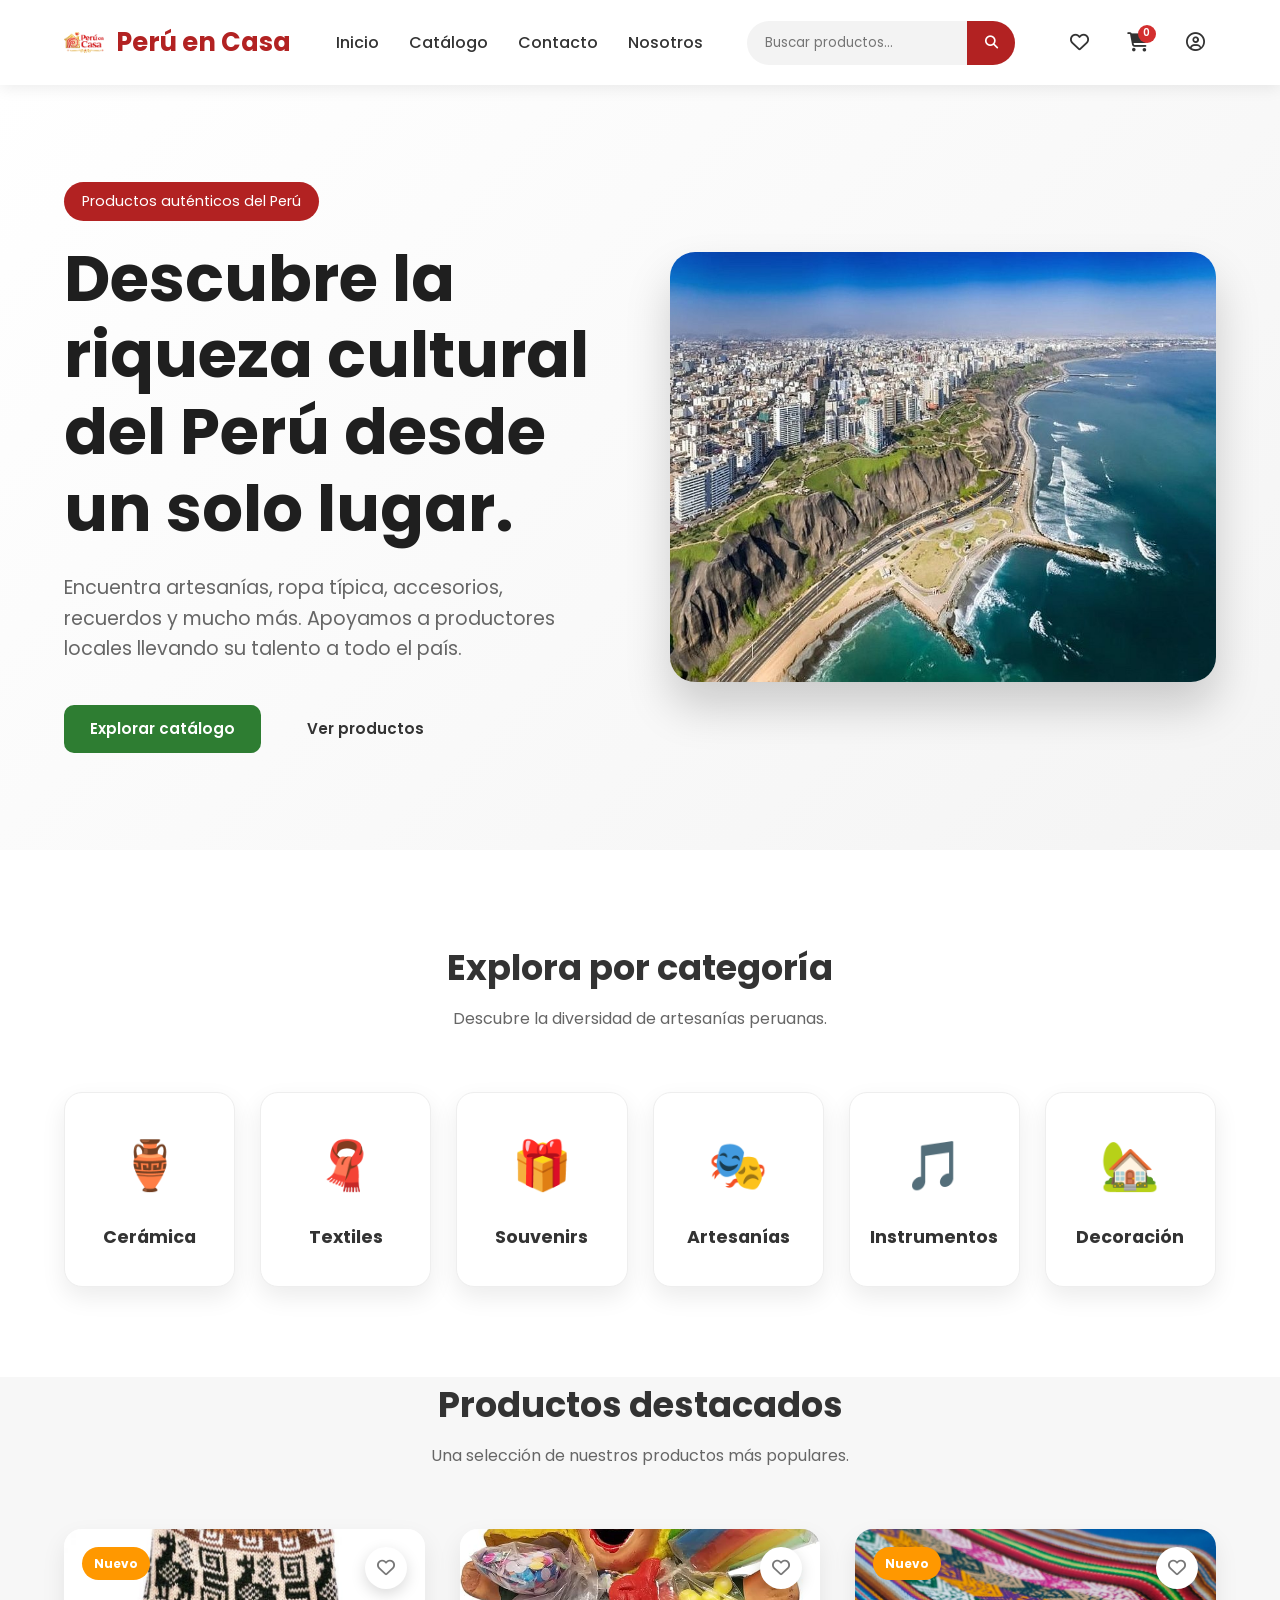
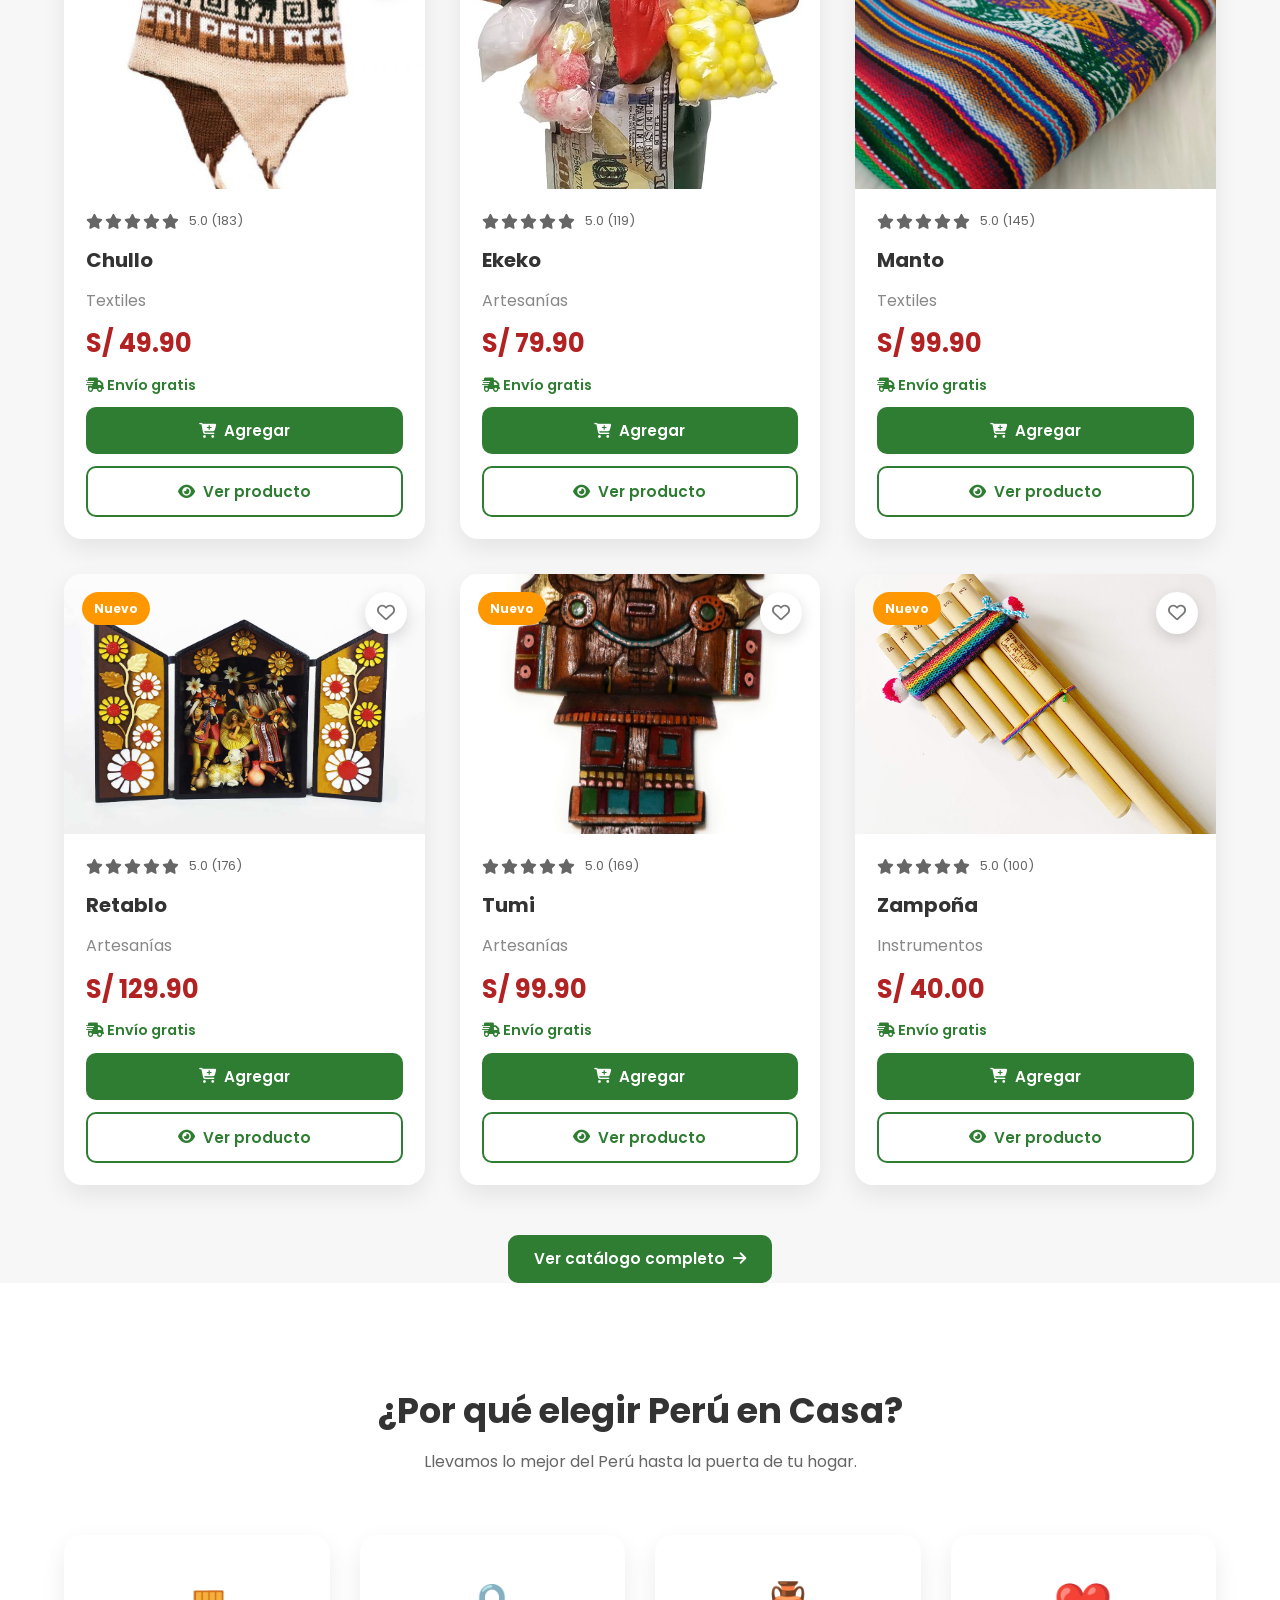
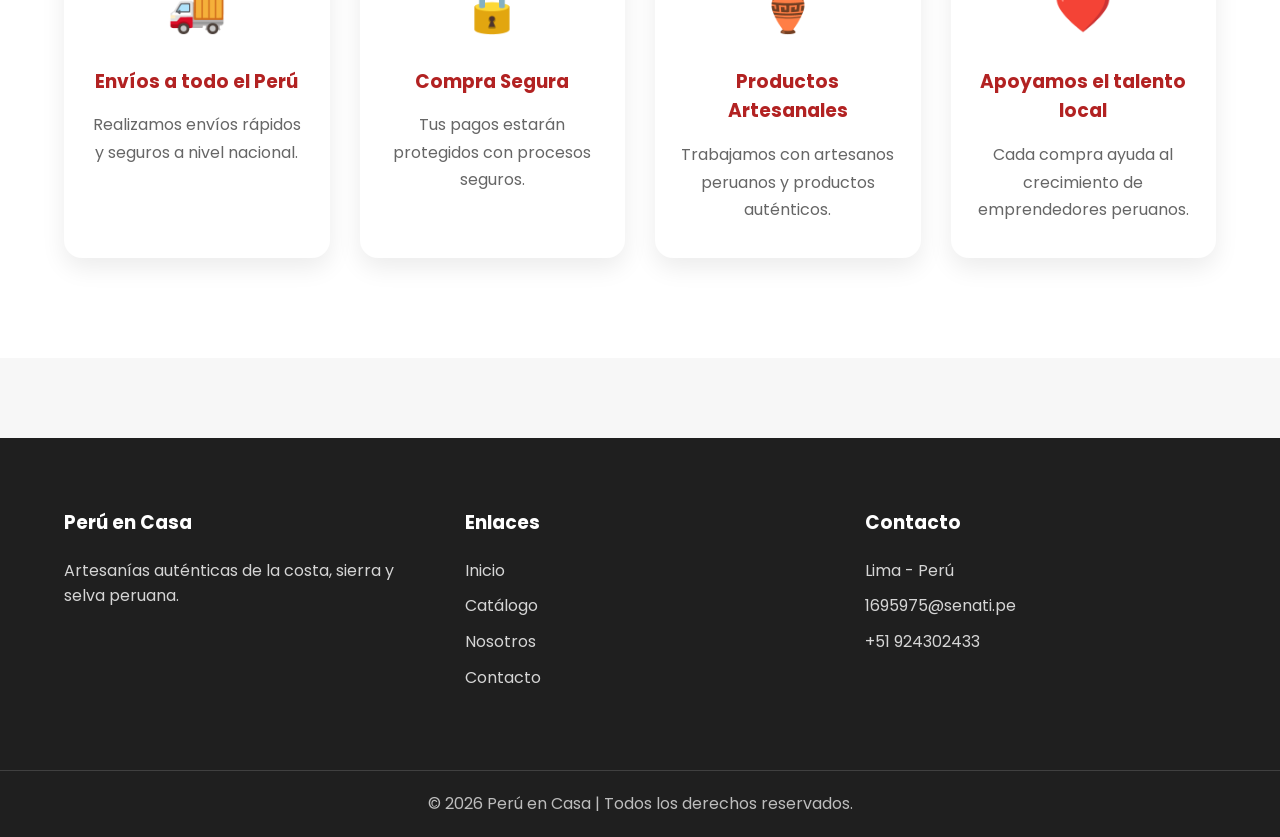
<file: index.html>
<!DOCTYPE html>
<html lang="es">
<head>
    <meta charset="UTF-8">
    <meta http-equiv="refresh" content="0; url=pages/inicio.html">
    <title>Perú en Casa</title>
</head>
<body>
    <script>
        window.location.href = "pages/inicio.html";
    </script>
    <p>Redirigiendo...</p>
</body>
</html>
</file>
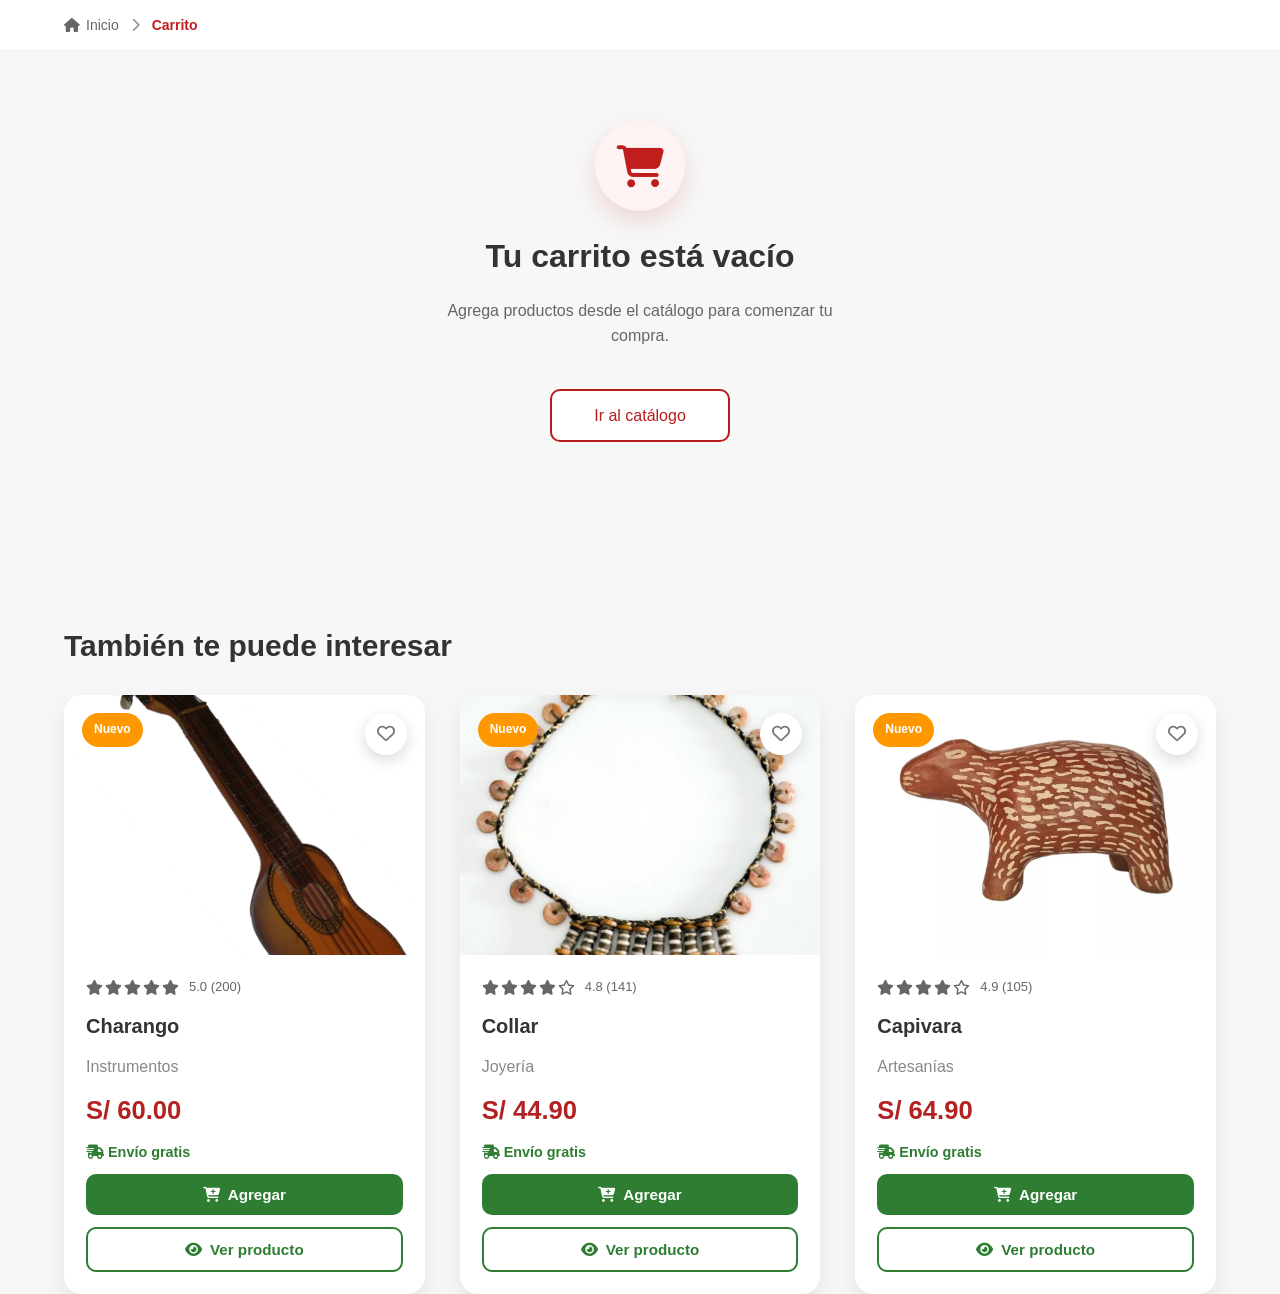
<file: pages/carrito.html>
<!DOCTYPE html>
<html lang="es">

<head>

    <meta charset="UTF-8">
    <meta name="viewport" content="width=device-width, initial-scale=1.0">

    <title>Carrito | Perú en Casa</title>

    <link rel="stylesheet" href="../assets/css/main.css">

    <link rel="stylesheet" href="https://cdnjs.cloudflare.com/ajax/libs/font-awesome/6.7.2/css/all.min.css">

    <link rel="stylesheet"
          href="https://cdnjs.cloudflare.com/ajax/libs/font-awesome/6.6.0/css/all.min.css">

</head>

<body>

<header id="header"></header>

<section class="breadcrumb">
    <div class="container">

        <a href="inicio.html">
            <i class="fa-solid fa-house"></i>
            Inicio
        </a>

        <span>
            <i class="fa-solid fa-chevron-right"></i>
        </span>

        <span class="actual">
            Carrito
        </span>

    </div>
</section>

<main class="container carrito-page">

    <div id="carritoVacio" class="empty-state">

    </div>

    <div class="carrito-layout">

    <section id="listaCarrito"
             class="lista-carrito">
    </section>

    <aside class="resumen-compra">

       <h2>Resumen de compra</h2>

<div class="resumen-linea">
    <span>Productos</span>
    <span id="cantidadProductos">0</span>
</div>

<div class="resumen-linea">
    <span>Subtotal</span>
    <span id="subtotalCarrito">S/ 0.00</span>
</div>

<div class="resumen-linea">
    <span>Envío</span>
    <span class="gratis">Gratis</span>
</div>

<div class="resumen-linea">
    <span>Descuento</span>
    <span id="descuentoCarrito">

    S/ 0.00

</span>
</div>

<div class="cupon">

    <label for="codigoCupon">

        Código promocional

    </label>

    <div class="cupon-input">

        <input
            type="text"
            id="codigoCupon"
            placeholder="Ej. PERU10">

        <button id="btnAplicarCupon">

            Aplicar

        </button>

    </div>

    <small id="mensajeCupon"></small>

</div>

<hr>

<div class="resumen-linea total">
    <strong>Total</strong>
    <strong id="totalCarrito">S/ 0.00</strong>
</div>

<div class="beneficios">

    <p>🔒 Pago 100% seguro</p>

    <p>🚚 Envíos a todo el Perú</p>

    <p>↩️ Cambios y devoluciones</p>

</div>

<button id="btnFinalizar" class="buy-btn">

    Finalizar compra

</button>

<button id="btnVaciar" class="view-btn">

    Vaciar carrito

</button>

    </aside>

</div>

<section class="relacionados-carrito">

    <h2>También te puede interesar</h2>

    <div id="productosRecomendados"
         class="products-grid">

    </div>

</section>

</main>

<footer id="footer"></footer>


    <!-- Modal compra realizada -->

    <div id="modalCompra" class="modal-compra">

        <div class="modal-compra-contenido">

            <div class="check-compra">

                ✓

            </div>

            <h2>¡Gracias por tu compra!</h2>

            <p>Tu pedido ha sido registrado correctamente.</p>

        <p id="numeroPedido"></p>

        <button id="btnSeguirComprando" class="buy-btn">

            Seguir comprando

        </button>

    </div>

</div>

<script src="../assets/js/productos.js"></script>
<script src="../assets/js/ui.js"></script>
<script src="../assets/js/favoritos.js"></script>
<script src="../assets/js/carrito.js"></script>

</body>


</html>
</file>
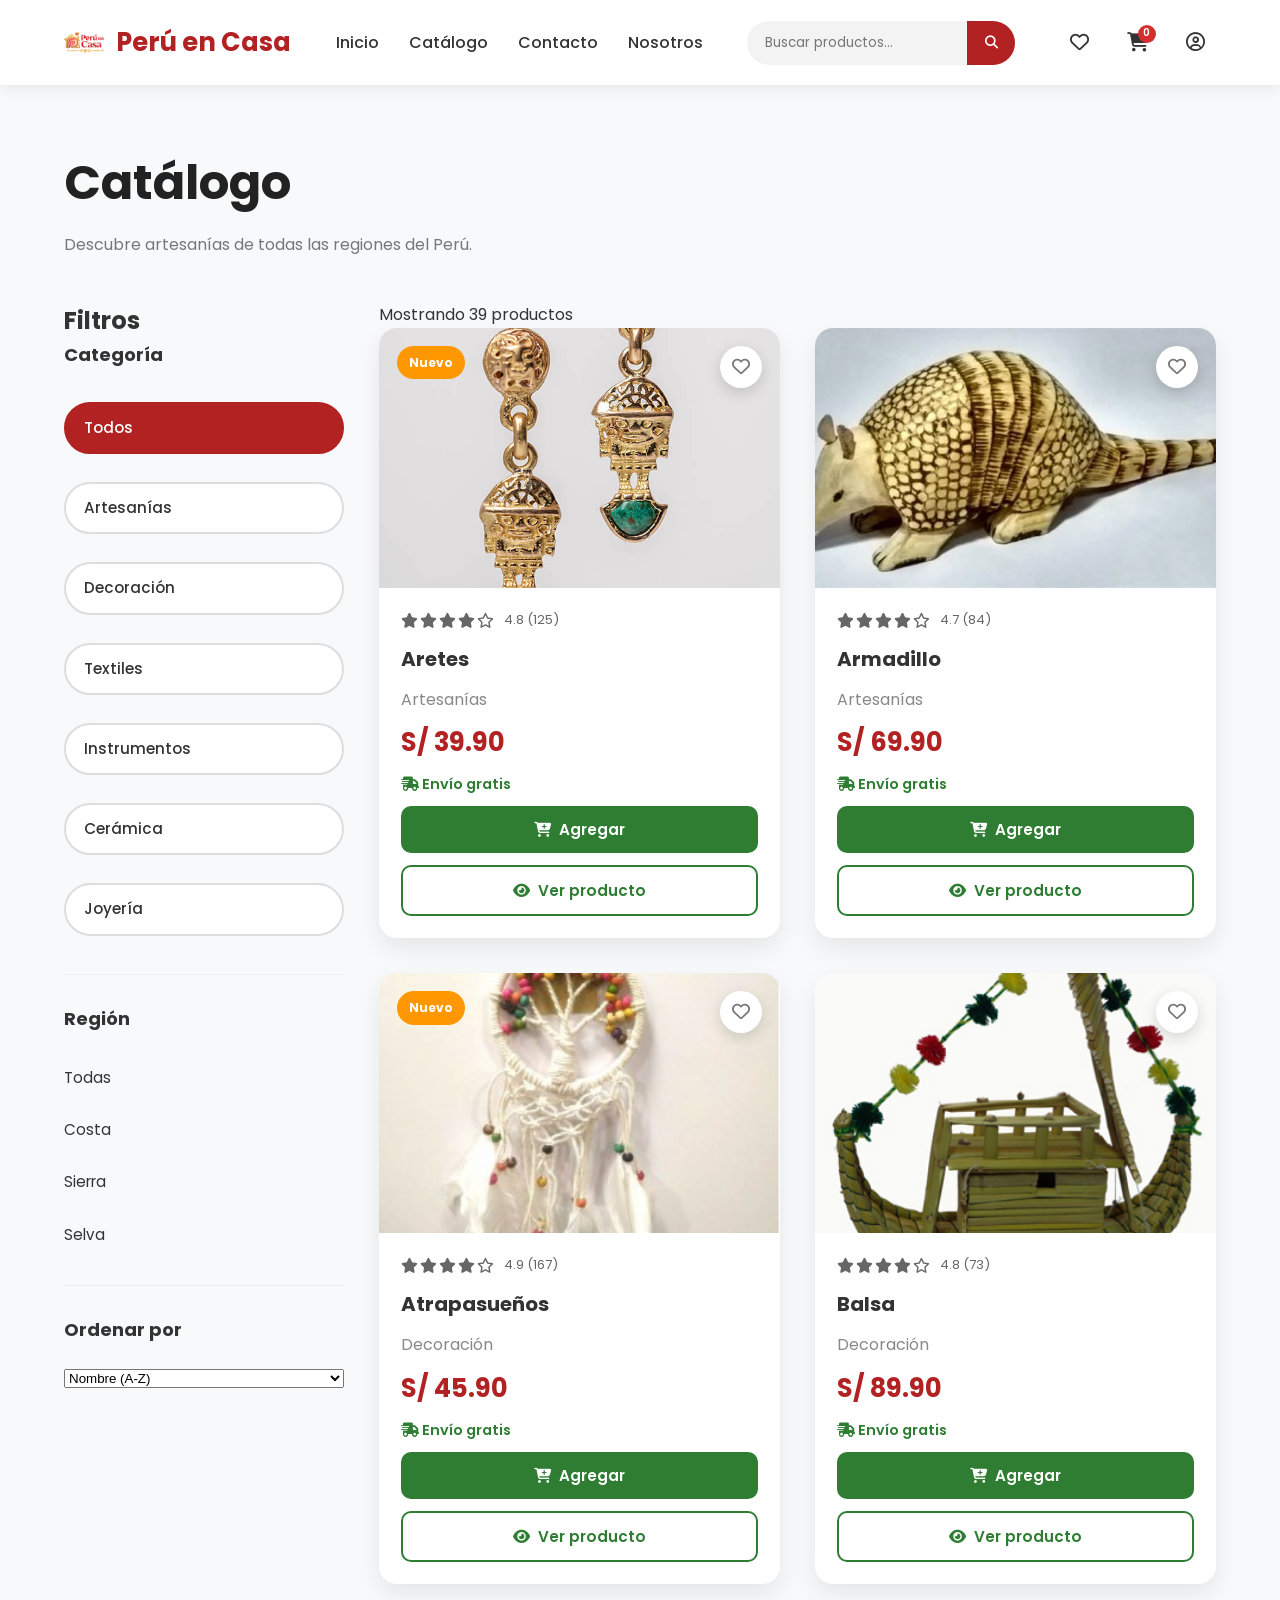
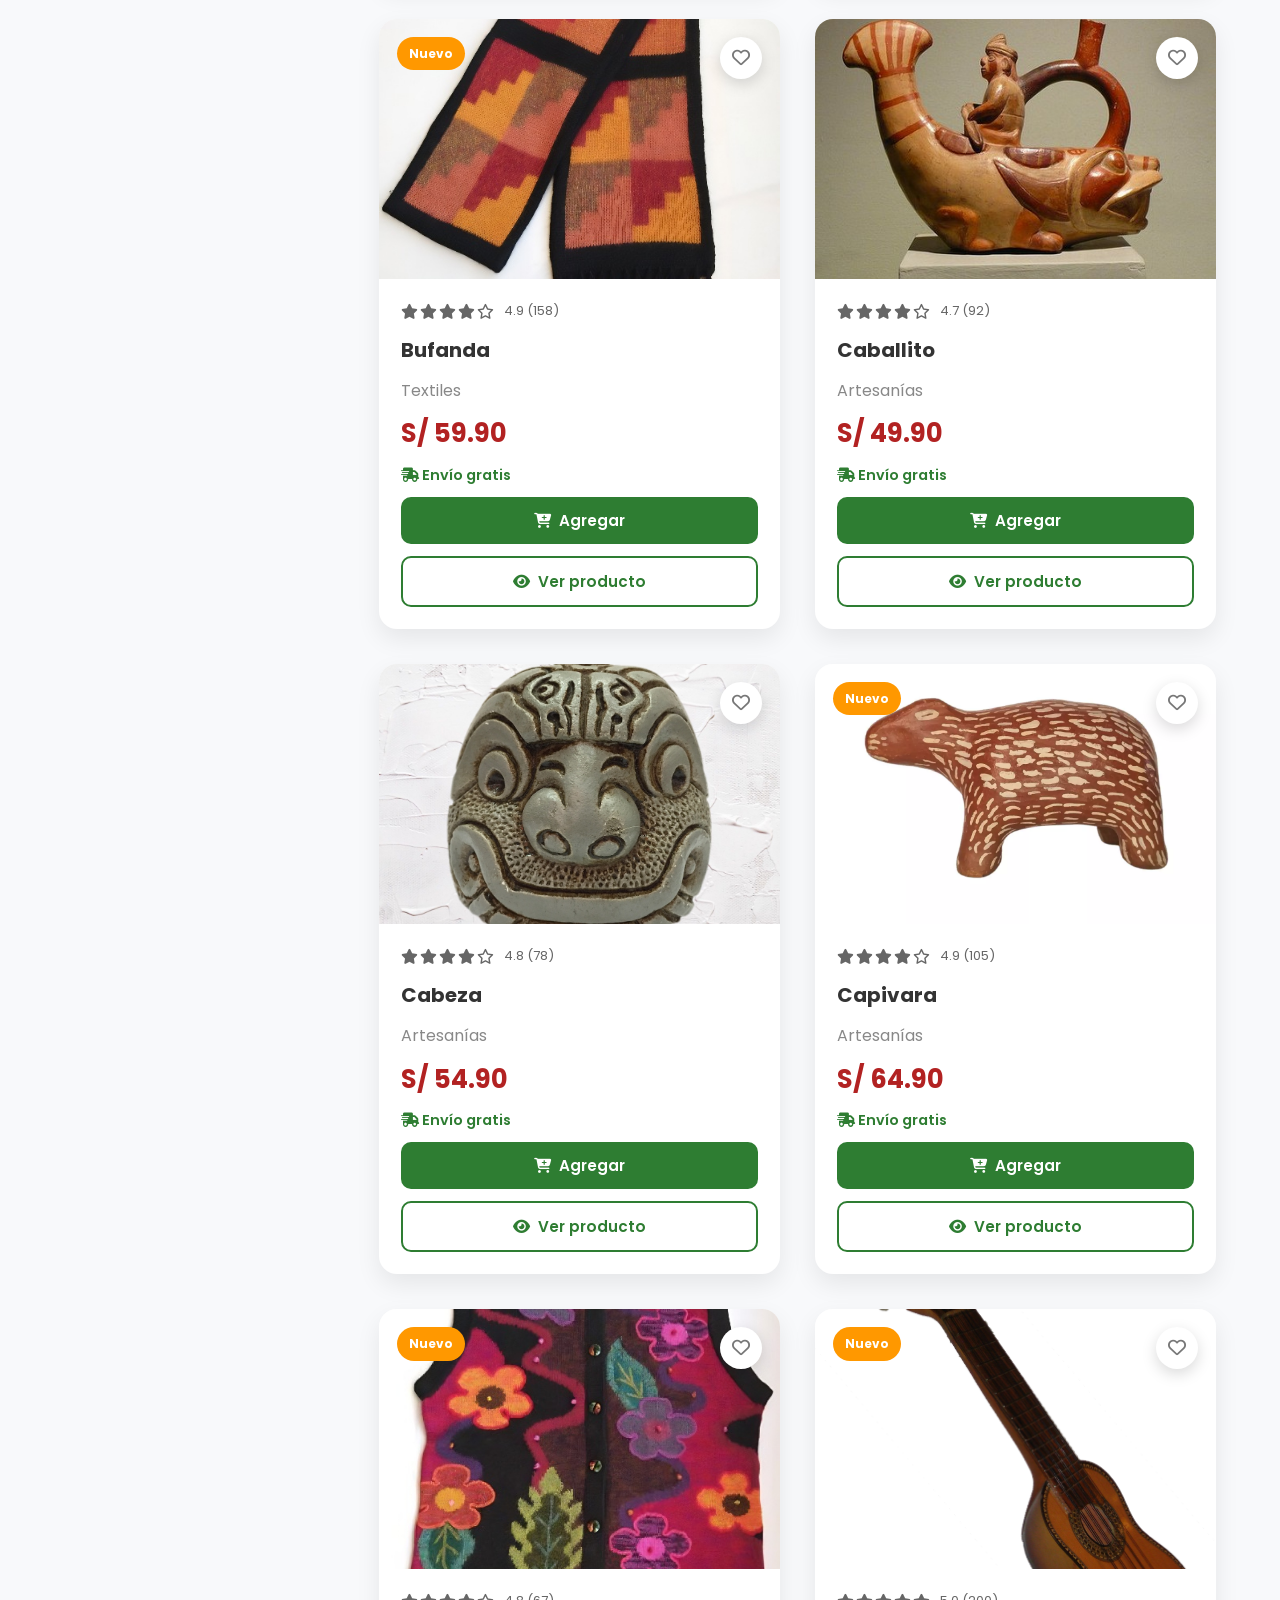
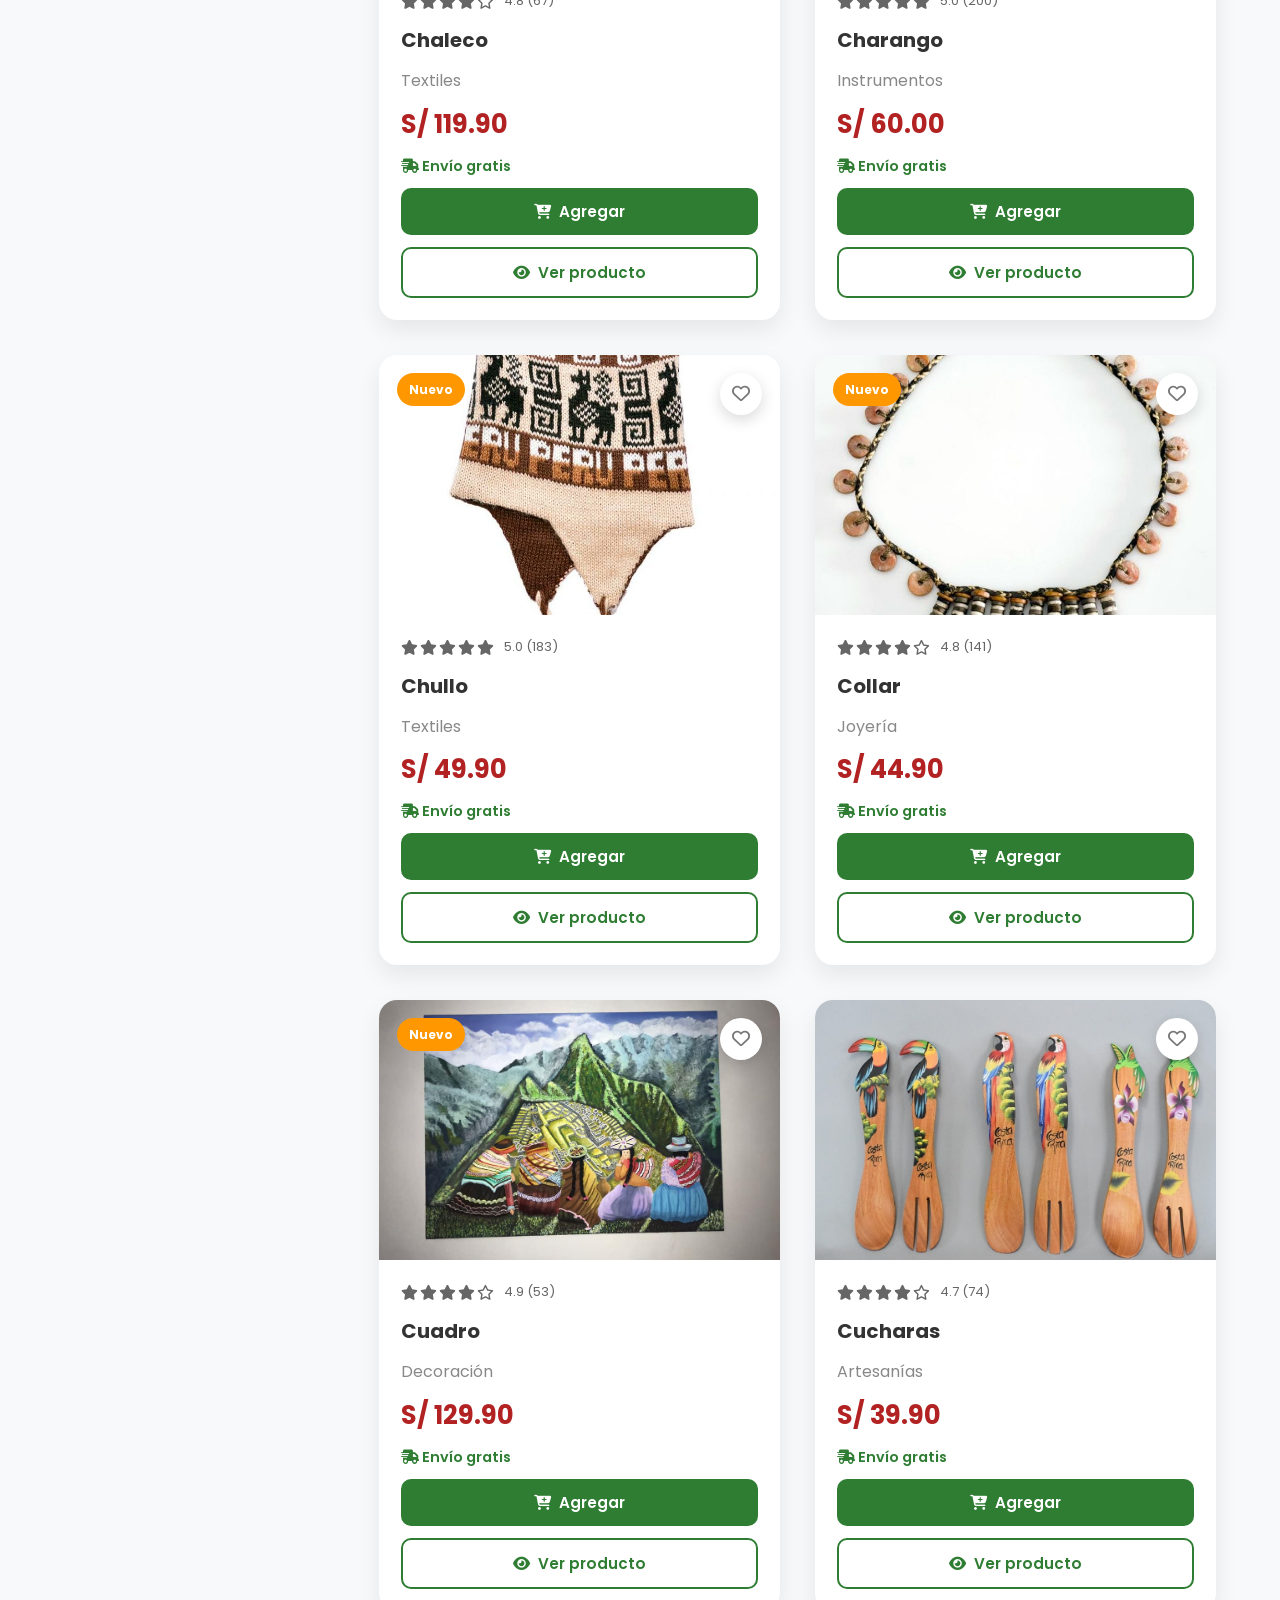
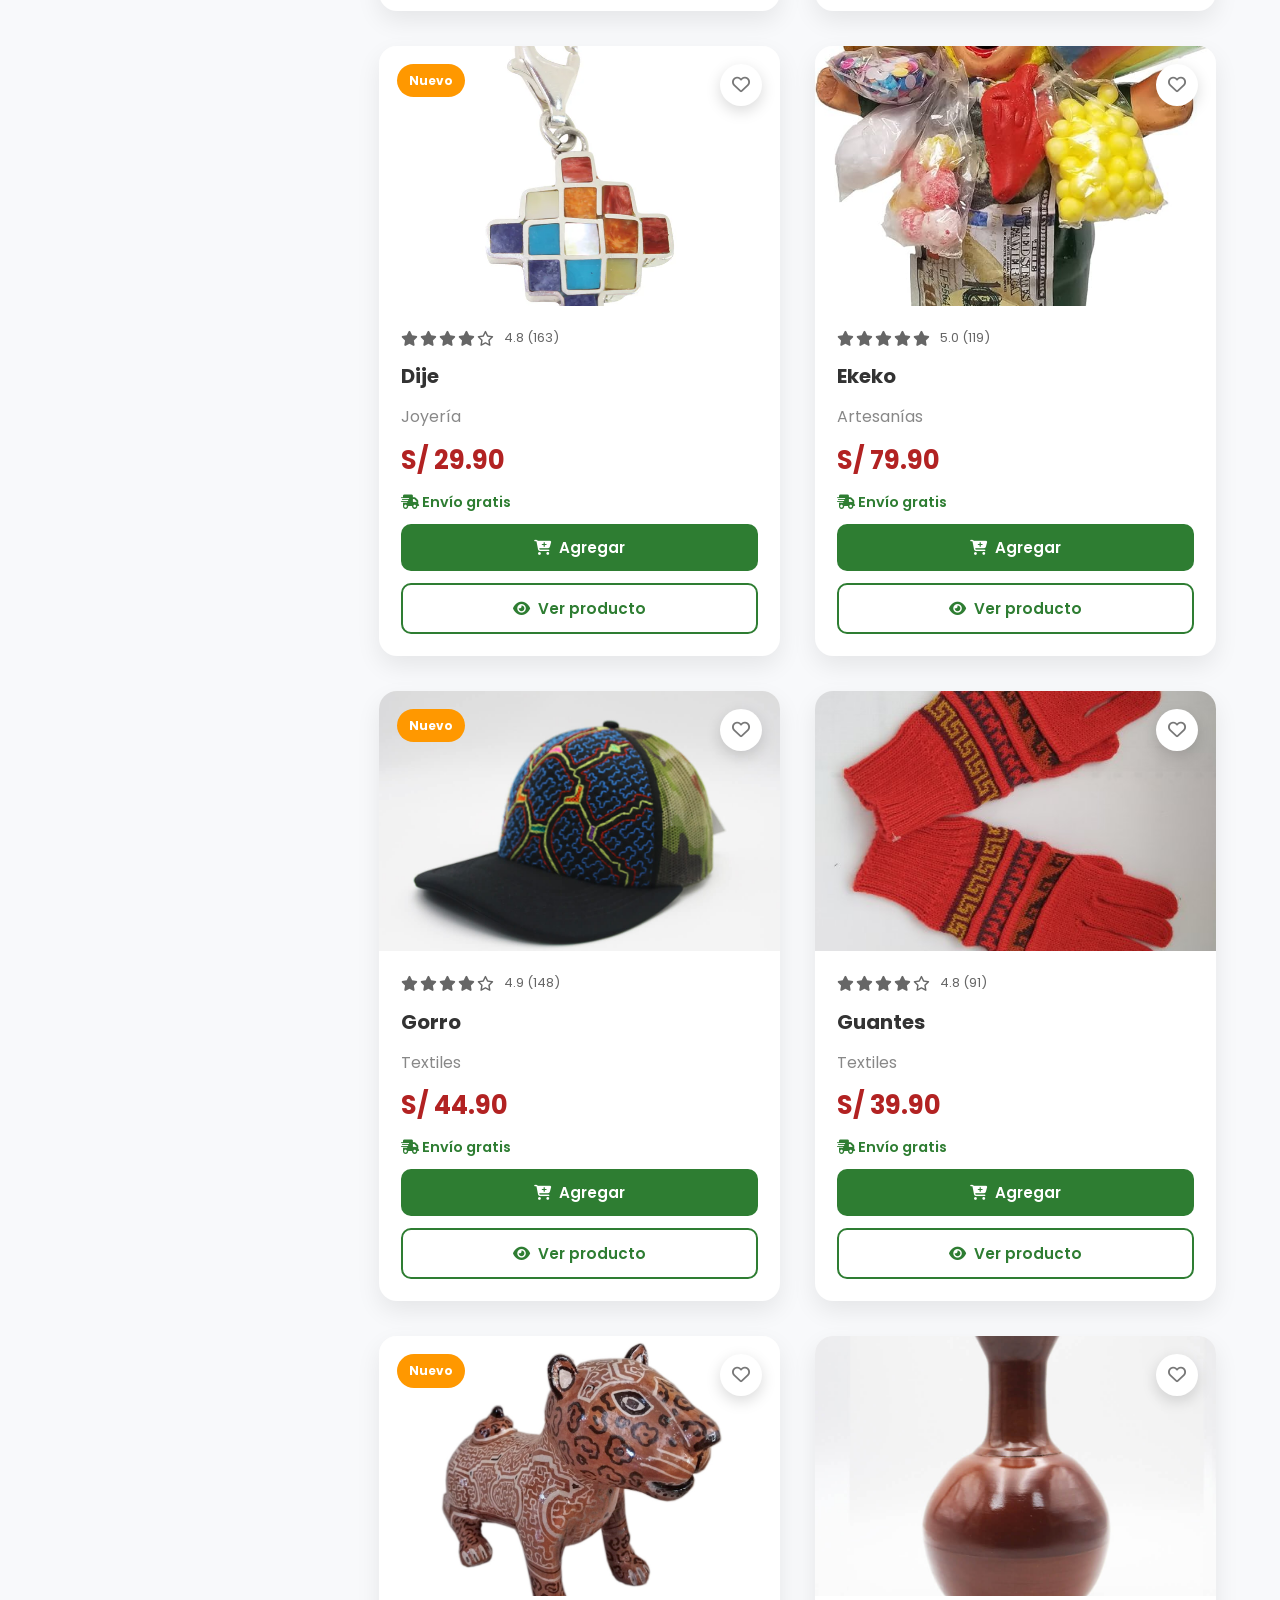
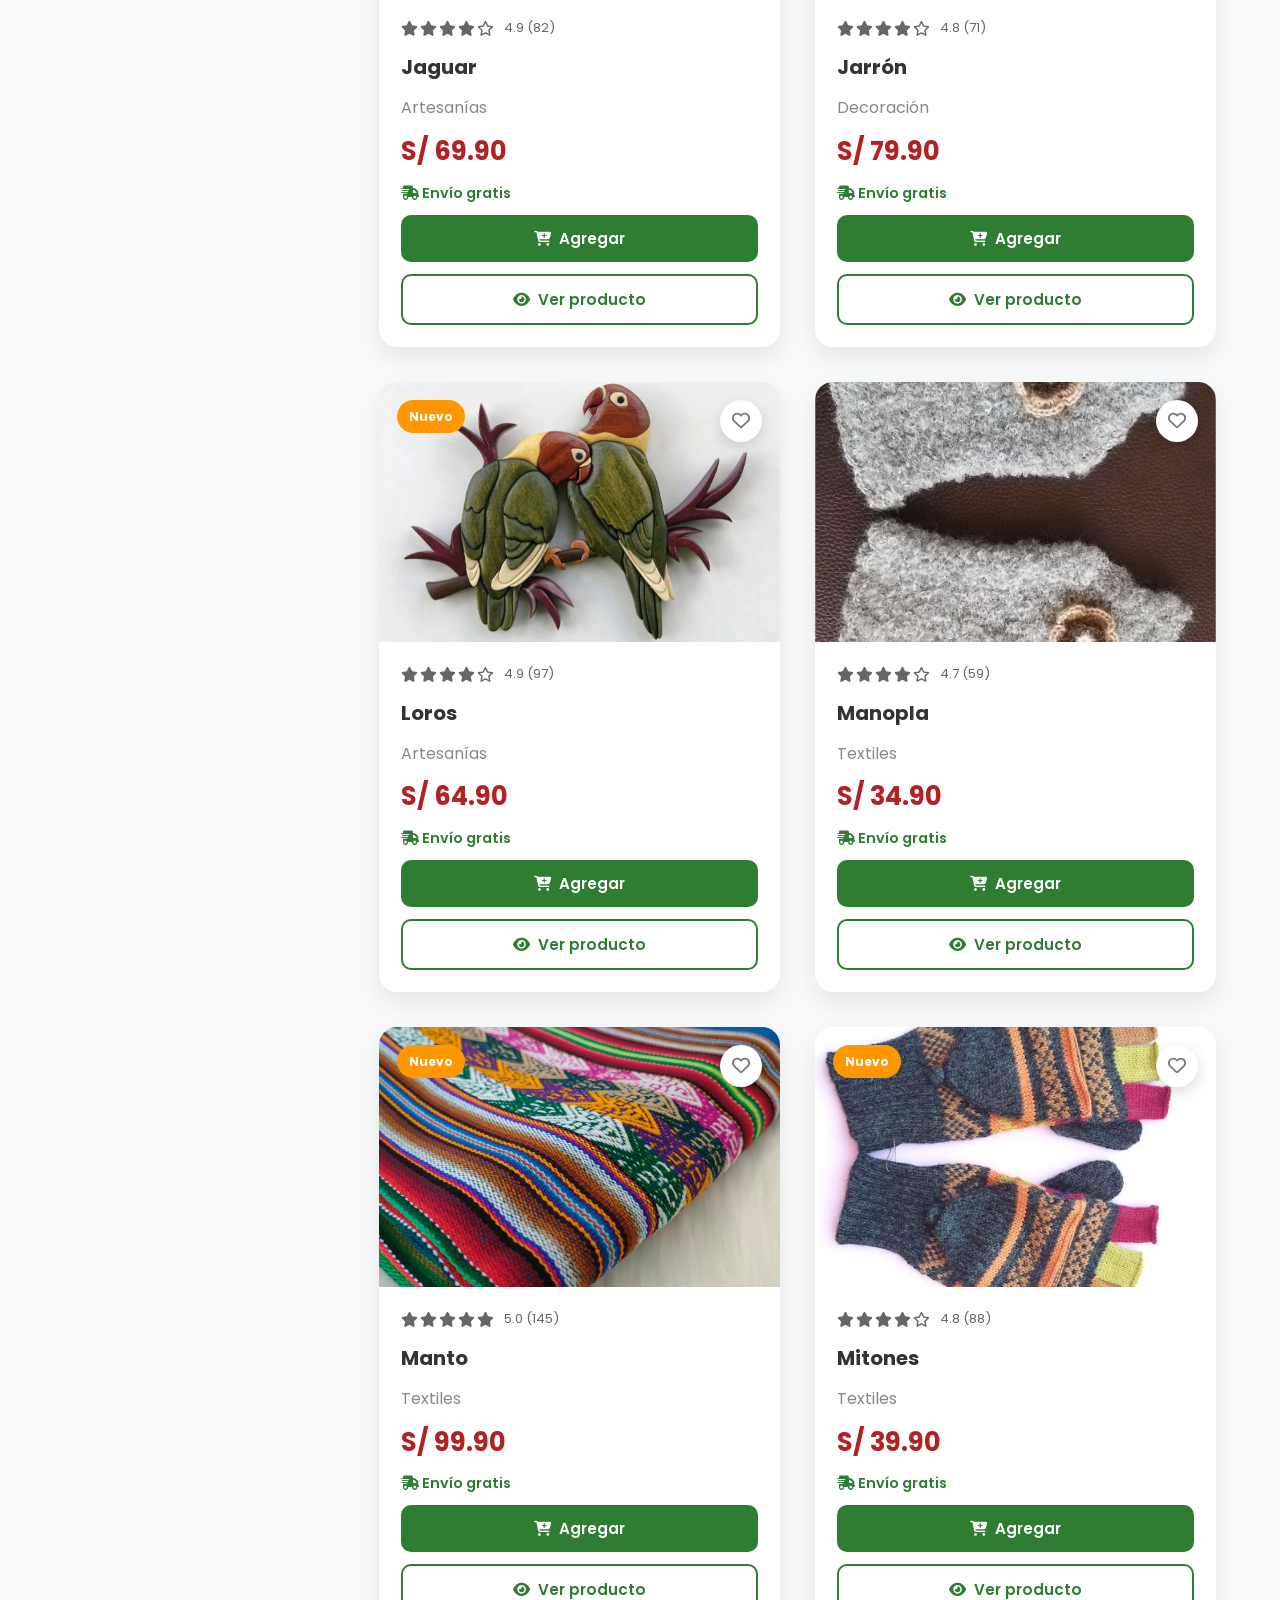
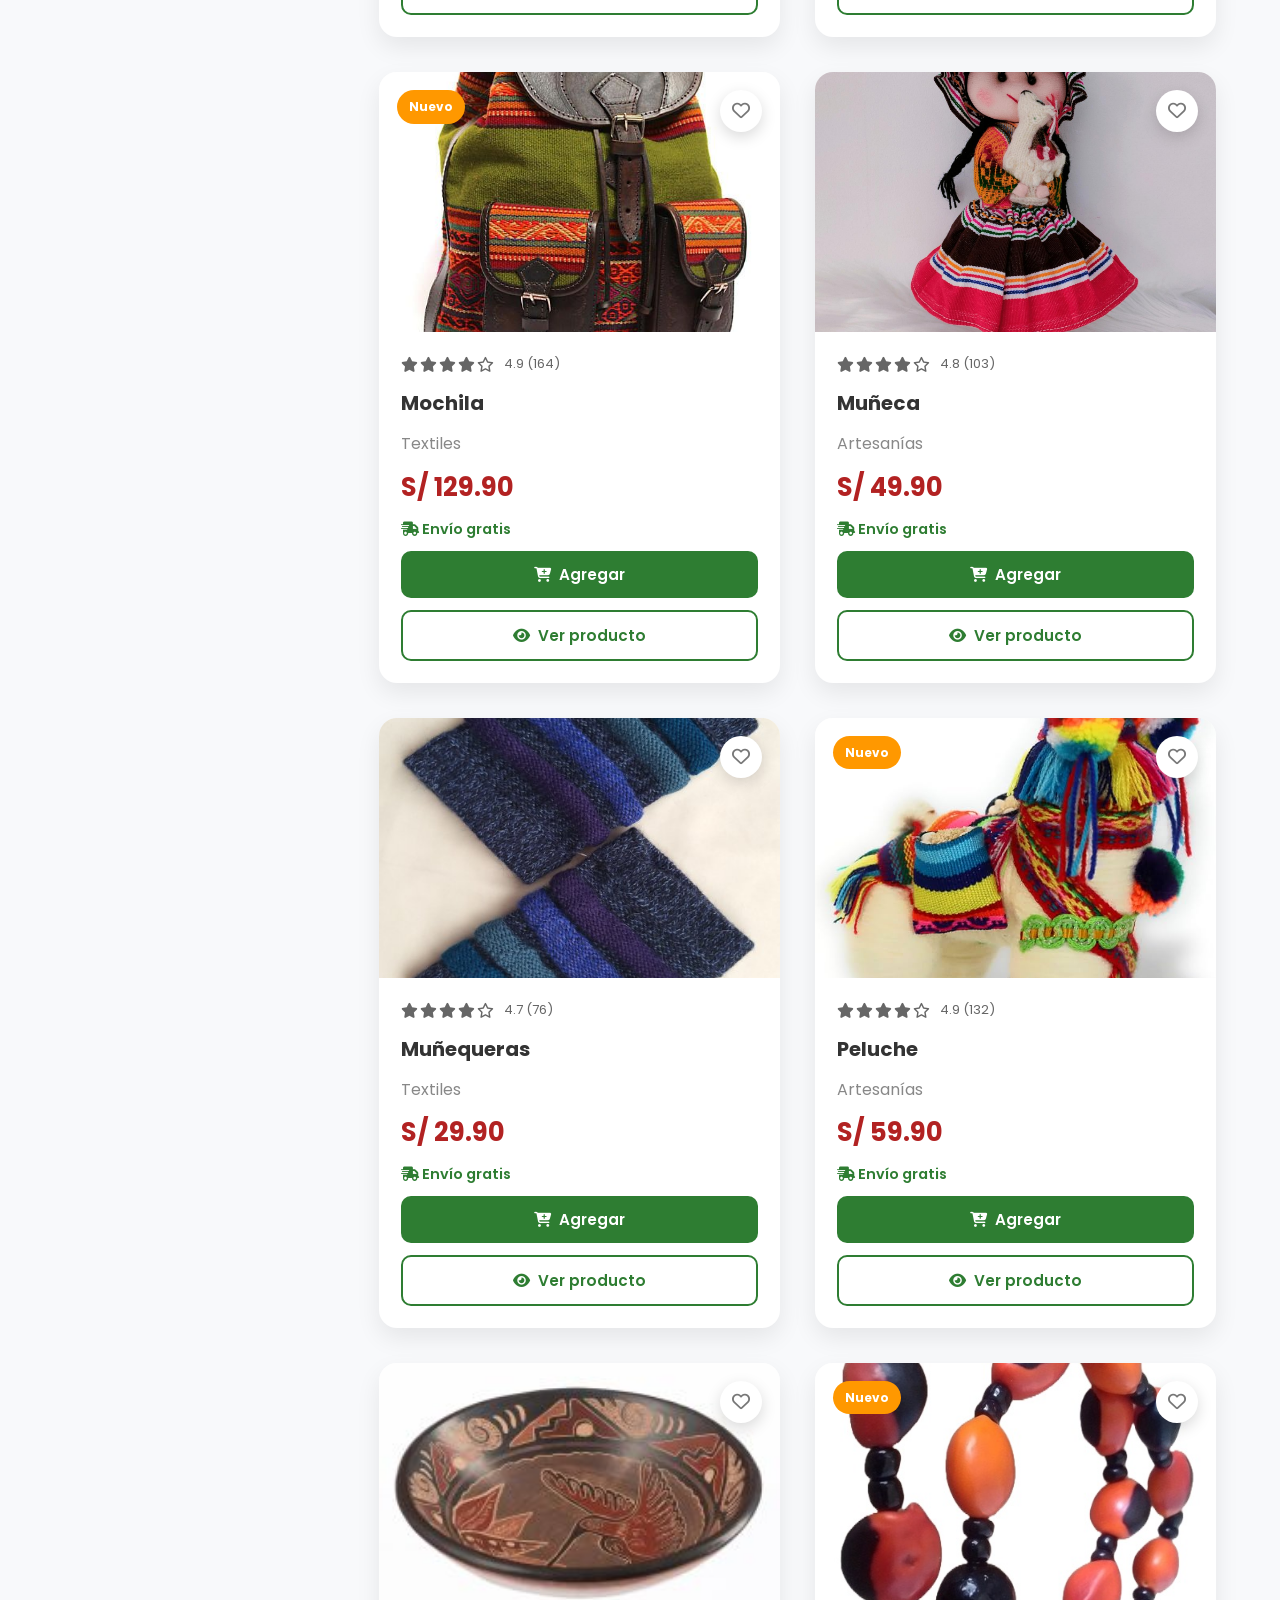
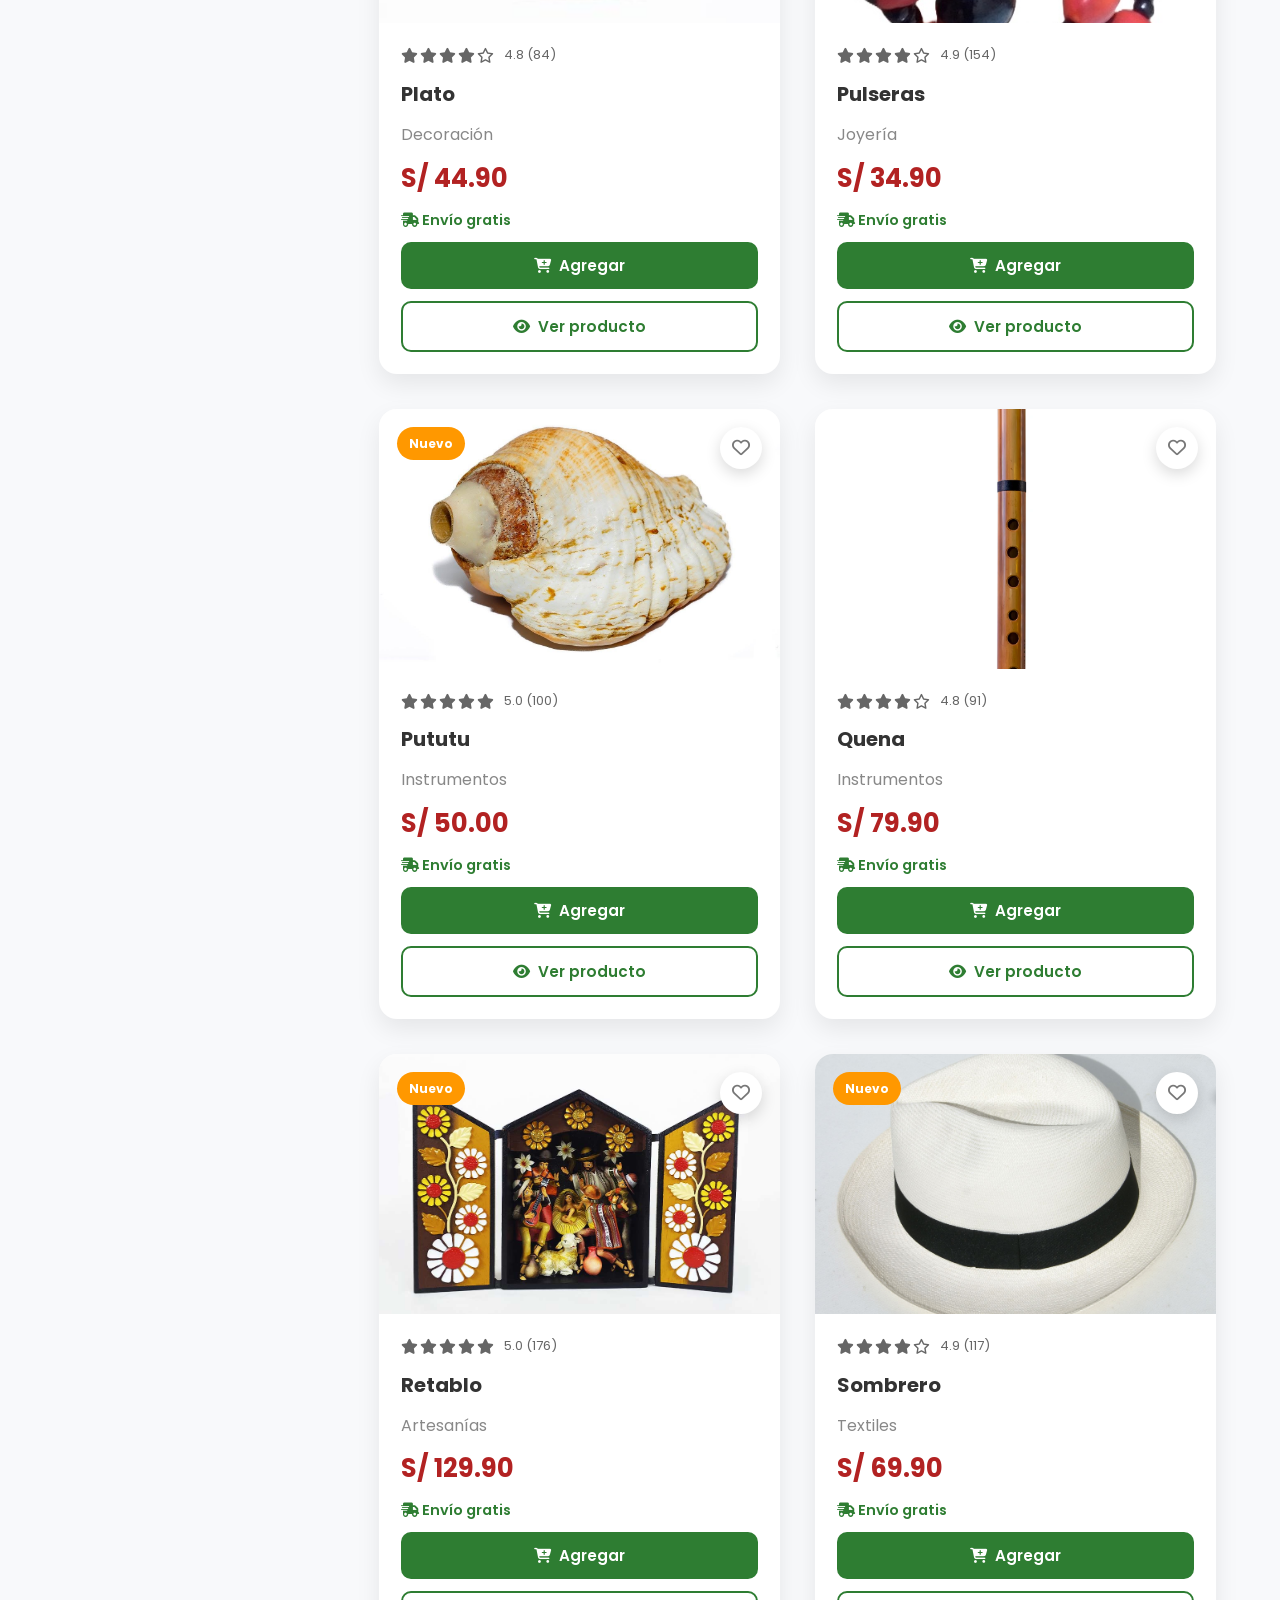
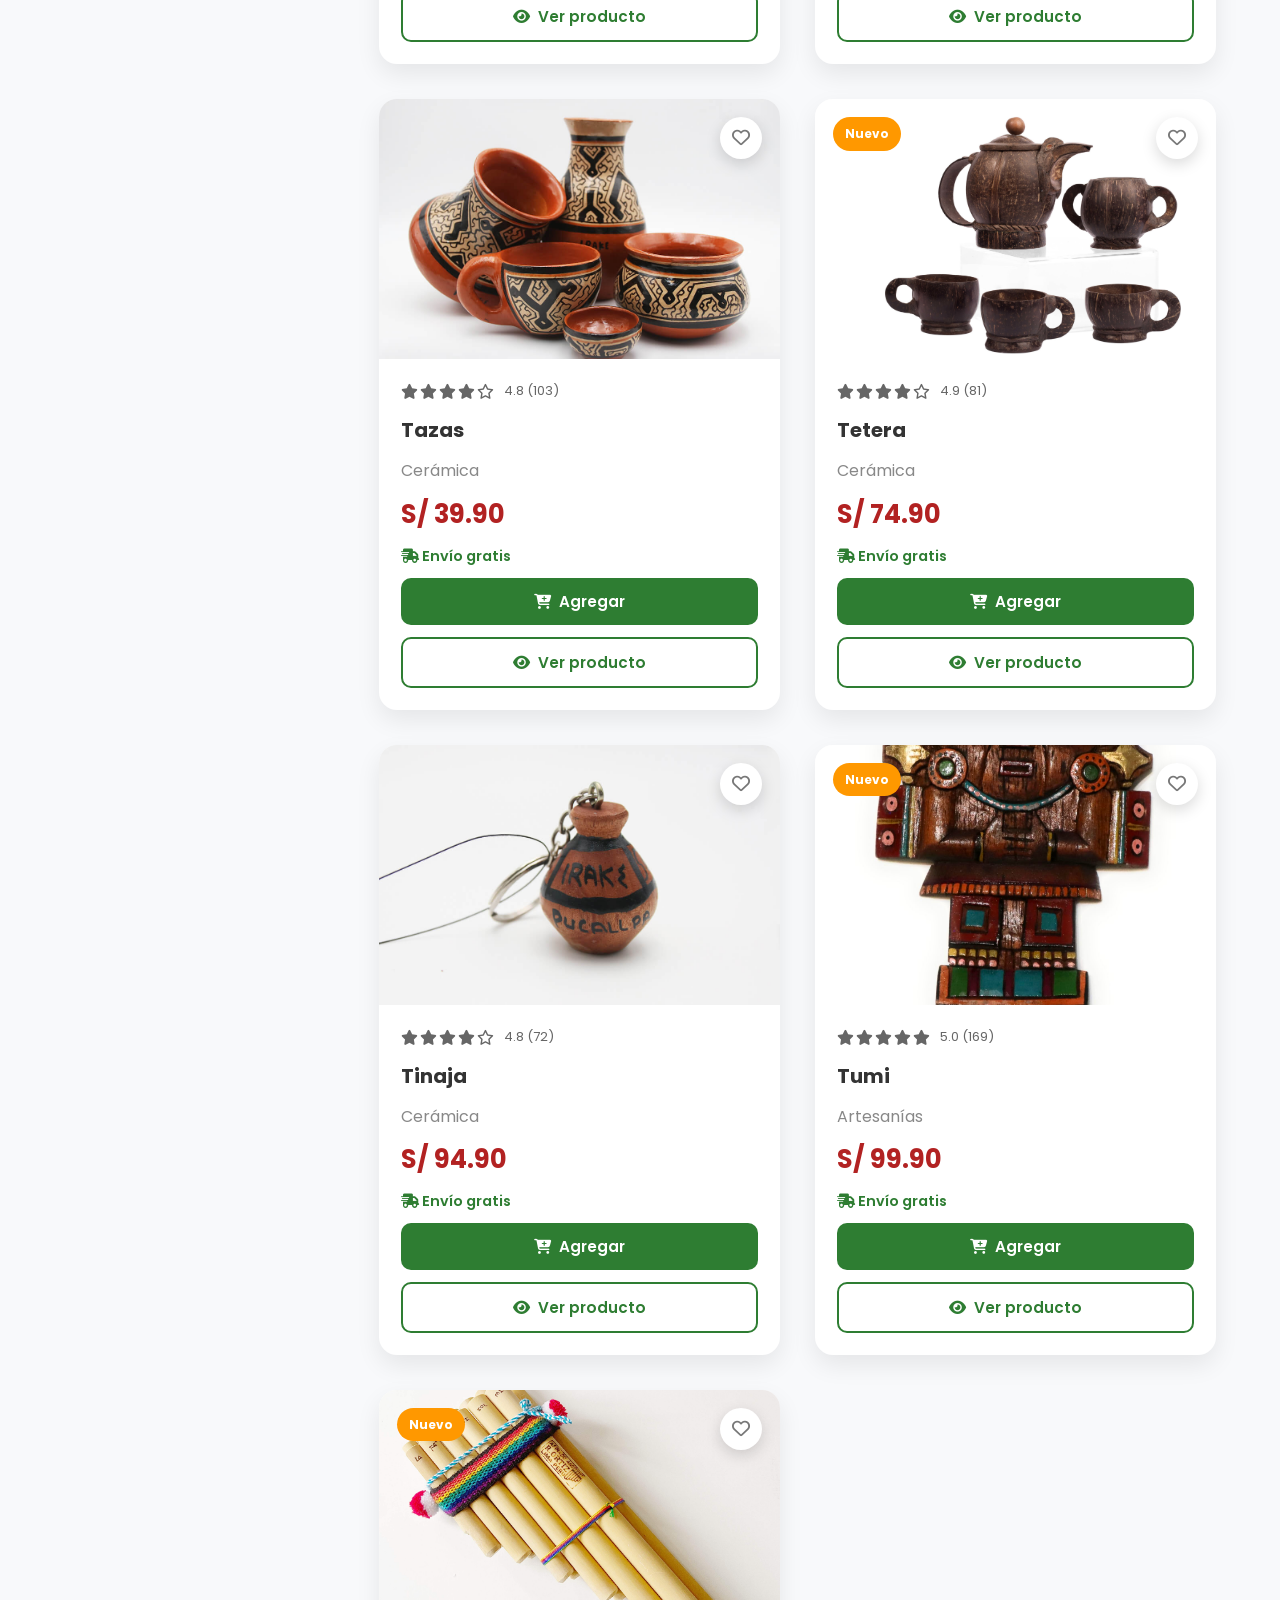
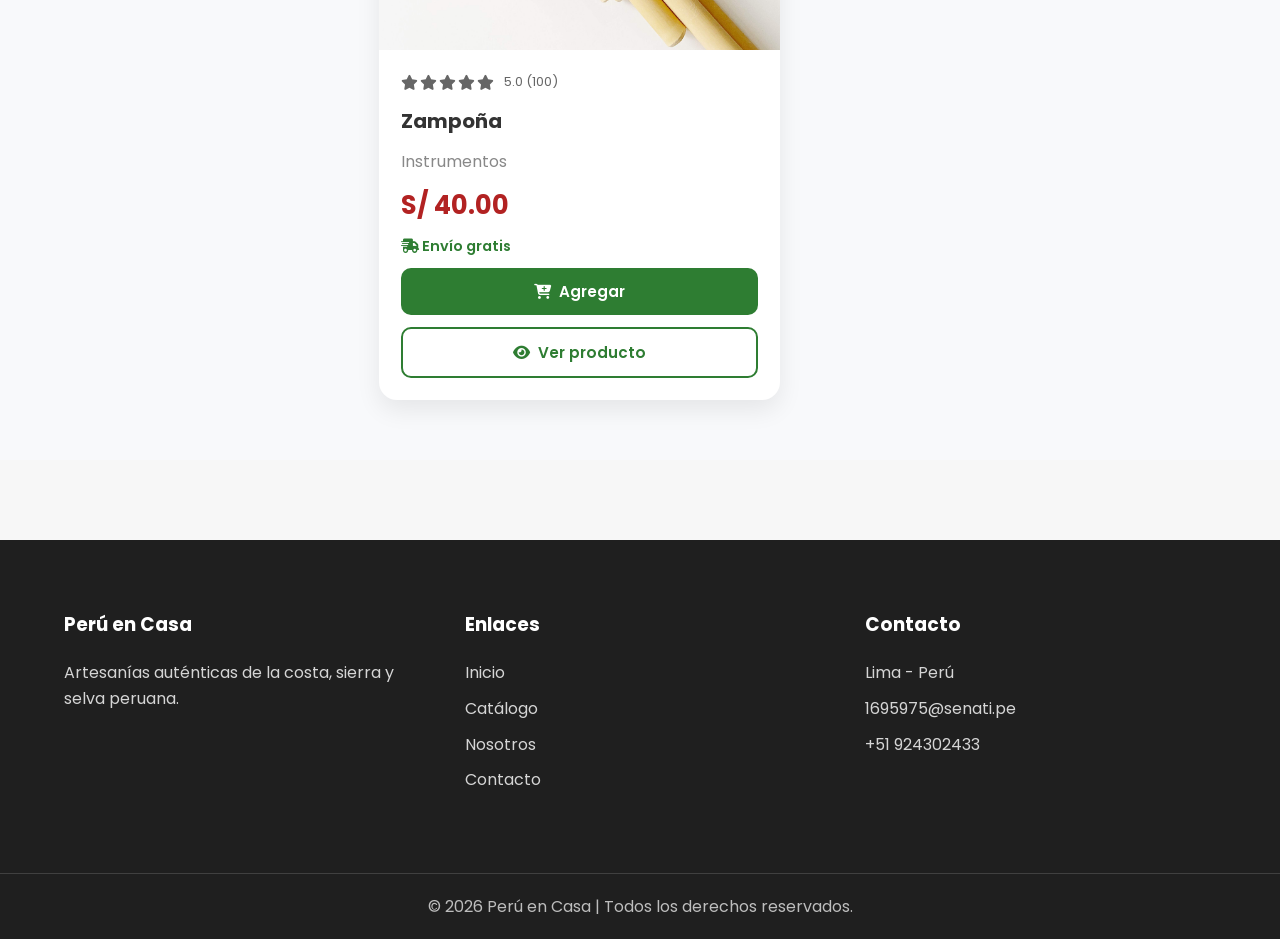
<file: pages/catalogo.html>
<!DOCTYPE html>
<html lang="es">

    <head>

    <meta charset="UTF-8">

    <meta name="viewport"
    content="width=device-width, initial-scale=1.0">

    <title>Catálogo | Perú en Casa</title>

    <link rel="stylesheet"
    href="../assets/css/main.css">

    <link rel="stylesheet" href="https://cdnjs.cloudflare.com/ajax/libs/font-awesome/6.7.2/css/all.min.css">


    <link href="https://fonts.googleapis.com/css2?family=Poppins:wght@300;400;500;600;700&display=swap"
    rel="stylesheet">

    </head>

    <body>

    <!-- HEADER -->

    <header class="header">

    <div class="container header-container">

    <a href="inicio.html" class="logo">

    <img src="../assets/img/logo/logoperu.png">

    <span>Perú en Casa</span>

    </a>

    <nav class="navbar">

    <ul class="nav-links">

        <li>
            <a href="inicio.html">Inicio</a>
        </li>

        <li>
            <a href="catalogo.html">Catálogo</a>
        </li>

        <li>
            <a href="contacto.html">Contacto</a>
        </li>

        <li>
            <a href="nosotros.html">Nosotros</a>
        </li>

    </ul>

    </nav>

    <div class="search-box">

    <input
    type="text"
    id="buscarCatalogo"
    placeholder="Buscar productos...">

    <button>
        <i class="fa-solid fa-magnifying-glass"></i>
    </button>

</div>

    <div class="header-icons">

        <a href="misfavoritos.html" class="header-icon" title="Favoritos">

            <i class="fa-regular fa-heart"></i>

        </a>

        <a href="carrito.html" class="header-icon cart-icon" title="Carrito">

            <i class="fa-solid fa-cart-shopping"></i>

            <span class="cart-count">

                0

            </span>

        </a>

        <a href="#" id="linkCuenta" class="header-icon" title="Mi cuenta">

            <i class="fa-regular fa-circle-user"></i>

        </a>

    </div>

    </div>

    </header>
    <main class="catalogo">

        <div class="container">

            <h1 class="titulo-catalogo">
                Catálogo
            </h1>

            <p class="subtitulo">
                Descubre artesanías de todas las regiones del Perú.
            </p>

            <button class="btn-filtros" id="btnFiltros">

                <i class="fa-solid fa-sliders"></i>

                Filtros

            </button>

            <div class="catalogo-layout">

                <!-- ================= FILTROS ================= -->

                <aside class="sidebar" id="sidebarFiltros">

                    <h2>Filtros</h2>

                    <div class="filtro">

                        <h3>Categoría</h3>

                        <label>
                            <input type="radio" name="categoria" value="Todos" checked>
                            <span>Todos</span>
                        </label>

                        <label>
                            <input type="radio" name="categoria" value="Artesanías">
                            <span>Artesanías</span>
                        </label>

                        <label>
                            <input type="radio" name="categoria" value="Decoración">
                            <span>Decoración</span>
                        </label>

                        <label>
                            <input type="radio" name="categoria" value="Textiles">
                            <span>Textiles</span>
                        </label>

                        <label>
                            <input type="radio" name="categoria" value="Instrumentos">
                            <span>Instrumentos</span>
                        </label>

                        <label>
                            <input type="radio" name="categoria" value="Cerámica">
                            <span>Cerámica</span>
                        </label>

                        <label>
                            <input type="radio" name="categoria" value="Joyería">
                            <span>Joyería</span>
                        </label>

                    </div>

                    <hr>

                    <div class="filtro">

                        <h3>Región</h3>

                        <label>
                            <input type="radio" name="region" value="Todas" checked>
                            Todas
                        </label>

                        <label>
                            <input type="radio" name="region" value="Costa">
                            Costa
                        </label>

                        <label>
                            <input type="radio" name="region" value="Sierra">
                            Sierra
                        </label>

                        <label>
                            <input type="radio" name="region" value="Selva">
                            Selva
                        </label>

                    </div>

                    <hr>

                    <div class="filtro">

                        <h3>Ordenar por</h3>

                        <select id="ordenar">

                            <option value="nombre">
                                Nombre (A-Z)
                            </option>

                            <option value="precioAsc">
                                Precio: menor a mayor
                            </option>

                            <option value="precioDesc">
                                Precio: mayor a menor
                            </option>

                            <option value="rating">
                                Mejor valorados
                            </option>

                        </select>

                    </div>

                </aside>

                <!-- ================= PRODUCTOS ================= -->

                <section class="catalogo-productos">

                    <div class="resultado-catalogo">

                        <span id="totalProductos">
                            Mostrando productos...
                        </span>

                    </div>

                    <div
                        id="contenedorCatalogo" class="products-grid">
                    </div>
                    <div id="sinResultados" class="sin-resultados">
                    <div class="sin-resultados-icono">🔍</div>

        <h2>No se encontraron productos</h2>

        <p>
            Prueba con otro nombre o cambia los filtros seleccionados.
        </p>

    </div>

                </section>

            </div>

        </div>

    </main>

    <footer class="footer">

        <div class="container footer-grid">

            <div>

                <h3>Perú en Casa</h3>

                <p>

                    Artesanías auténticas de la costa, sierra y selva peruana.

                </p>

            </div>

            <div>

                <h3>Enlaces</h3>

                <ul>

                    <li><a href="inicio.html">Inicio</a></li>

                    <li><a href="catalogo.html">Catálogo</a></li>

                    <li><a href="nosotros.html">Nosotros</a></li>

                    <li><a href="contacto.html">Contacto</a></li>

                </ul>

            </div>

            <div>

                <h3>Contacto</h3>

                <p>Lima - Perú</p>

                <p>1695975@senati.pe</p>

                <p>+51 924302433</p>

            </div>

        </div>

        <div class="footer-copy">

            © 2026 Perú en Casa | Todos los derechos reservados.

        </div>

    </footer>

        <script src="../assets/js/productos.js"></script>
        <script src="../assets/js/ui.js"></script>
        <script src="../assets/js/favoritos.js"></script>
        <script src="../assets/js/carrito.js"></script>
        <script src="../assets/js/auth.js"></script>
        <script src="../assets/js/catalogo.js"></script>
        <script src="../assets/js/buscador.js"></script>
        <script src="../assets/js/filtros.js"></script>

</html>
</file>
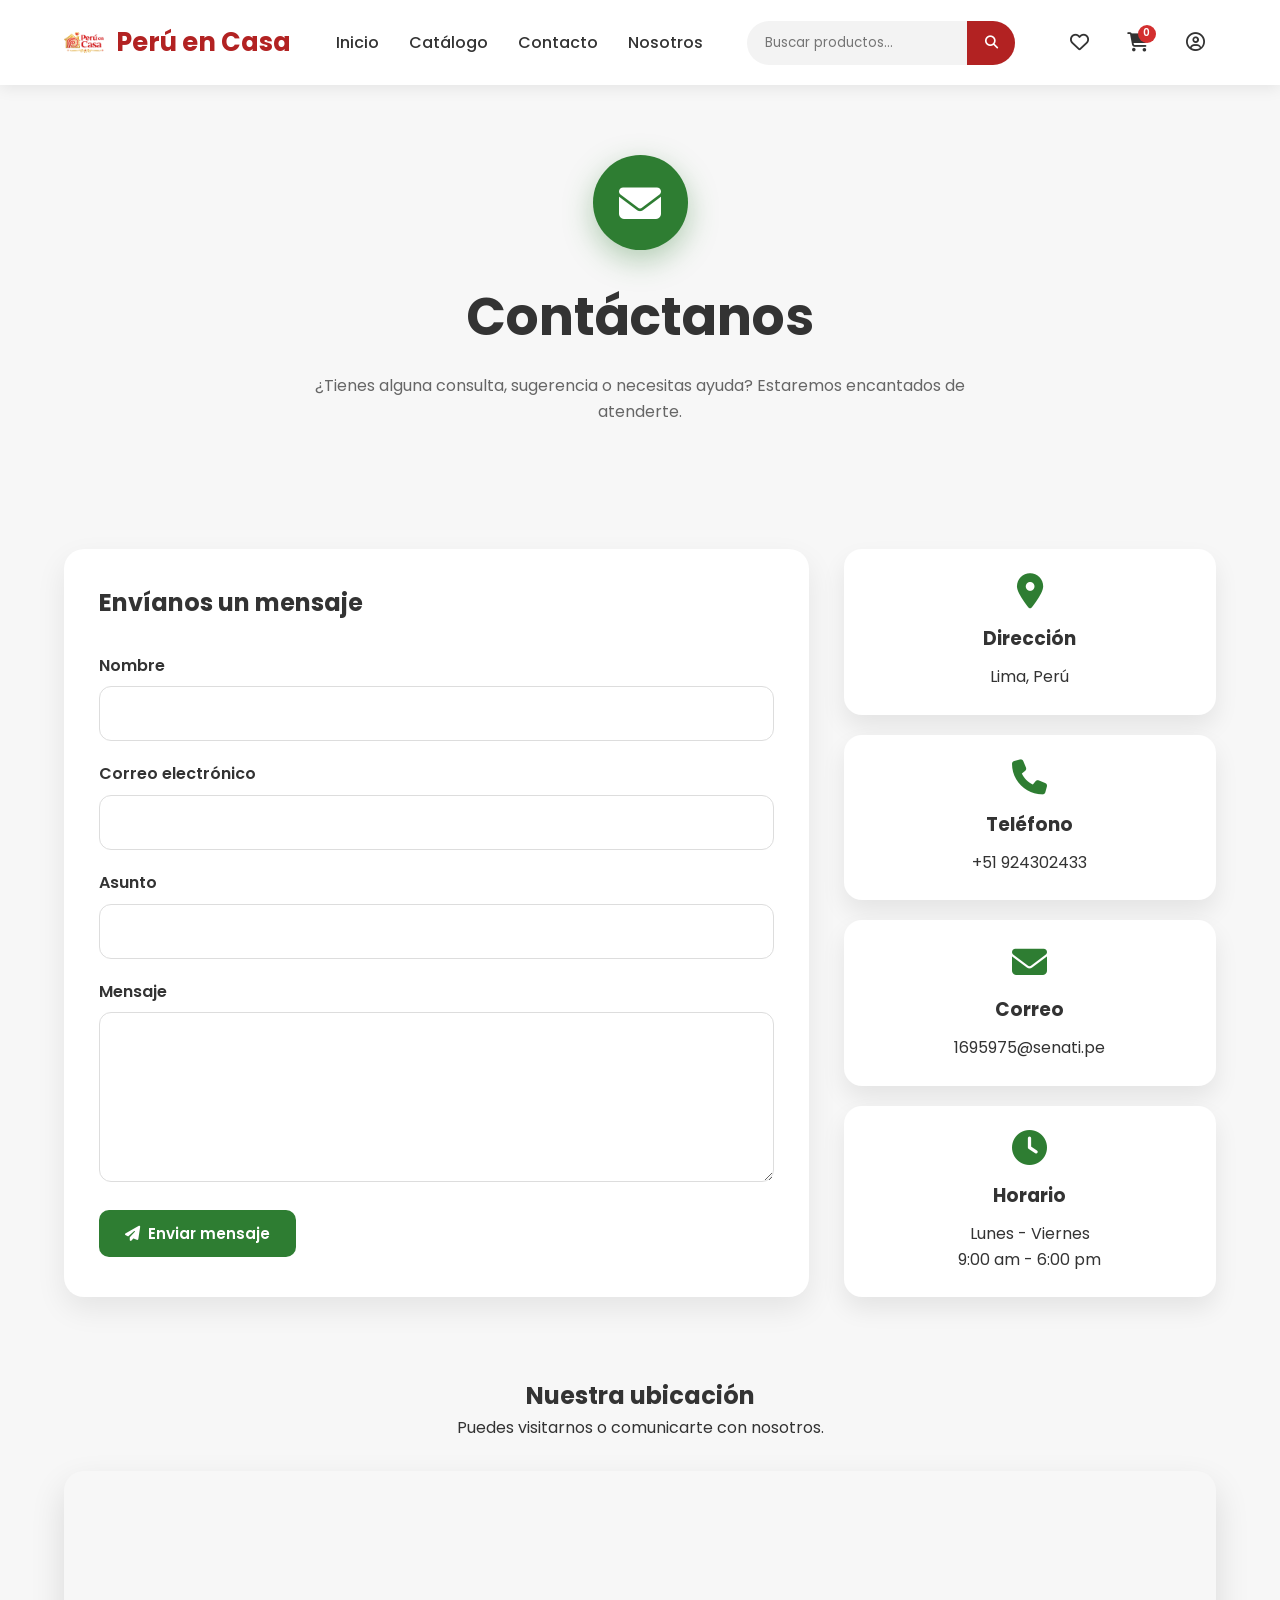
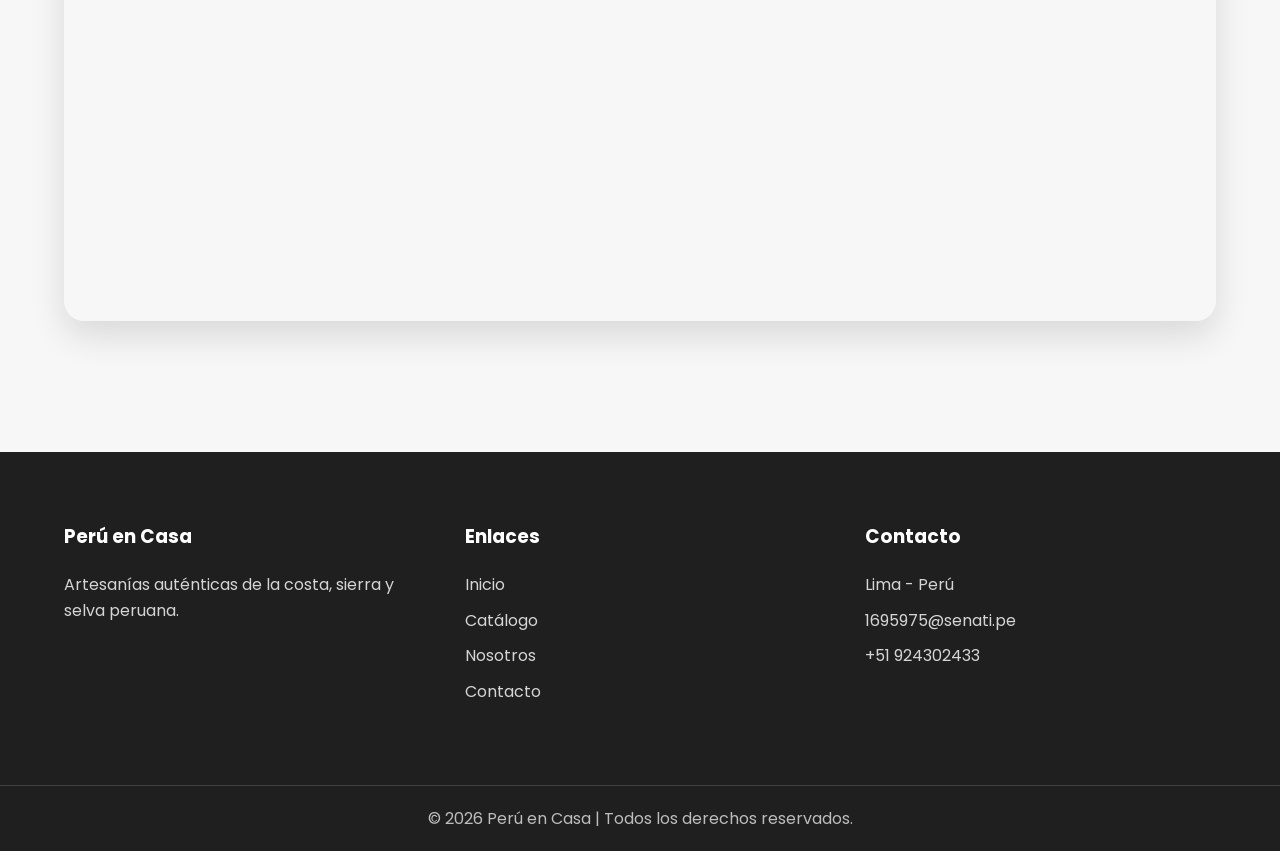
<file: pages/contacto.html>
<!DOCTYPE html>
<html lang="es">

    <head>

    <meta charset="UTF-8">

    <meta name="viewport"
    content="width=device-width, initial-scale=1.0">

    <title>Contacto | Perú en Casa</title>

    <link rel="stylesheet"
    href="../assets/css/main.css">

    <link rel="stylesheet" href="https://cdnjs.cloudflare.com/ajax/libs/font-awesome/6.7.2/css/all.min.css">


    <link href="https://fonts.googleapis.com/css2?family=Poppins:wght@300;400;500;600;700&display=swap"
    rel="stylesheet">

    </head>

    <body>

    <!-- HEADER -->

    <header class="header">

    <div class="container header-container">

    <a href="inicio.html" class="logo">

    <img src="../assets/img/logo/logoperu.png">

    <span>Perú en Casa</span>

    </a>

    <nav class="navbar">

    <ul class="nav-links">

    <li>
        <a href="inicio.html">Inicio</a>
    </li>

    <li>
        <a href="catalogo.html">Catálogo</a>
    </li>

    <li>
        <a href="contacto.html">Contacto</a>
    </li>

    <li>
        <a href="nosotros.html">Nosotros</a>
    </li>

    </ul>

    </nav>

    <div class="search-box">

    <input
    type="text"
    id="buscarCatalogo"
    placeholder="Buscar productos...">

    <button>
        <i class="fa-solid fa-magnifying-glass"></i>
    </button>

</div>

    <div class="header-icons">

        <a href="misfavoritos.html" class="header-icon" title="Favoritos">

            <i class="fa-regular fa-heart"></i>

        </a>

        <a href="carrito.html" class="header-icon cart-icon" title="Carrito">

            <i class="fa-solid fa-cart-shopping"></i>

            <span class="cart-count">

                0

            </span>

        </a>

        <a href="#" id="linkCuenta" class="header-icon" title="Mi cuenta">

            <i class="fa-regular fa-circle-user"></i>

        </a>

    </div>

    </div>

    </header>
    <main class="container">

    <!-- HERO -->

    <section class="contacto-hero">

        <div class="contacto-icono">

            <i class="fa-solid fa-envelope"></i>

        </div>

        <h1>Contáctanos</h1>

        <p>

            ¿Tienes alguna consulta, sugerencia o necesitas ayuda?
            Estaremos encantados de atenderte.

        </p>

    </section>

    <!-- CONTENIDO -->

    <section class="contacto-grid">

        <!-- FORMULARIO -->

        <div class="contacto-card">

            <h2>Envíanos un mensaje</h2>

            <form id="formContacto">

                <div class="form-group">

                    <label>Nombre</label>

                    <input
                        type="text"
                        id="nombreContacto"
                        required>

                </div>

                <div class="form-group">

                    <label>Correo electrónico</label>

                    <input
                        type="email"
                        id="correoContacto"
                        required>

                </div>

                <div class="form-group">

                    <label>Asunto</label>

                    <input
                        type="text"
                        id="asuntoContacto"
                        required>

                </div>

                <div class="form-group">

                    <label>Mensaje</label>

                    <textarea
                        id="mensajeContacto"
                        rows="6"
                        required></textarea>

                </div>

                <button
                    class="btn btn-primary"
                    type="submit">

                    <i class="fa-solid fa-paper-plane"></i>

                    Enviar mensaje

                </button>

            </form>

        </div>

        <!-- INFORMACIÓN -->

        <div class="contacto-info">

            <div class="info-card">

                <i class="fa-solid fa-location-dot"></i>

                <h3>Dirección</h3>

                <p>

                    Lima, Perú

                </p>

            </div>

            <div class="info-card">

                <i class="fa-solid fa-phone"></i>

                <h3>Teléfono</h3>

                <p>

                    +51 924302433

                </p>

            </div>

            <div class="info-card">

                <i class="fa-solid fa-envelope"></i>

                <h3>Correo</h3>

                <p>

                    1695975@senati.pe

                </p>

            </div>

            <div class="info-card">

                <i class="fa-solid fa-clock"></i>

                <h3>Horario</h3>

                <p>

                    Lunes - Viernes

                    <br>

                    9:00 am - 6:00 pm

                </p>

            </div>

        </div>

    </section>

    <!-- MAPA -->

    <section class="mapa-contacto">

        <h2>Nuestra ubicación</h2>

        <p>

            Puedes visitarnos o comunicarte con nosotros.

        </p>

        <div class="mapa-frame">

            <iframe
                src="https://www.google.com/maps?q=SENATI%20Independencia%20Lima&output=embed"
                width="100%"
                height="450"
                style="border:0;"
                loading="lazy"
                referrerpolicy="no-referrer-when-downgrade"
                allowfullscreen>
            </iframe>

        </div>

        <br><br>

    </section>

</main>

    <footer class="footer">

        <div class="container footer-grid">

            <div>

                <h3>Perú en Casa</h3>

                <p>

                    Artesanías auténticas de la costa, sierra y selva peruana.

                </p>

            </div>

            <div>

                <h3>Enlaces</h3>

                <ul>

                    <li><a href="inicio.html">Inicio</a></li>

                    <li><a href="catalogo.html">Catálogo</a></li>

                    <li><a href="nosotros.html">Nosotros</a></li>

                    <li><a href="contacto.html">Contacto</a></li>

                </ul>

            </div>

            <div>

                <h3>Contacto</h3>

                <p>Lima - Perú</p>

                <p>1695975@senati.pe</p>

                <p>+51 924302433</p>

            </div>

        </div>

        <div class="footer-copy">

            © 2026 Perú en Casa | Todos los derechos reservados.

        </div>

    </footer>

        <script src="../assets/js/productos.js"></script>
        <script src="../assets/js/ui.js"></script>
        <script src="../assets/js/favoritos.js"></script>
        <script src="../assets/js/carrito.js"></script>
        <script src="../assets/js/auth.js"></script>
        <script src="../assets/js/buscador.js"></script>
        <script src="../assets/js/contacto.js"></script>
    </body>

</html>
</file>
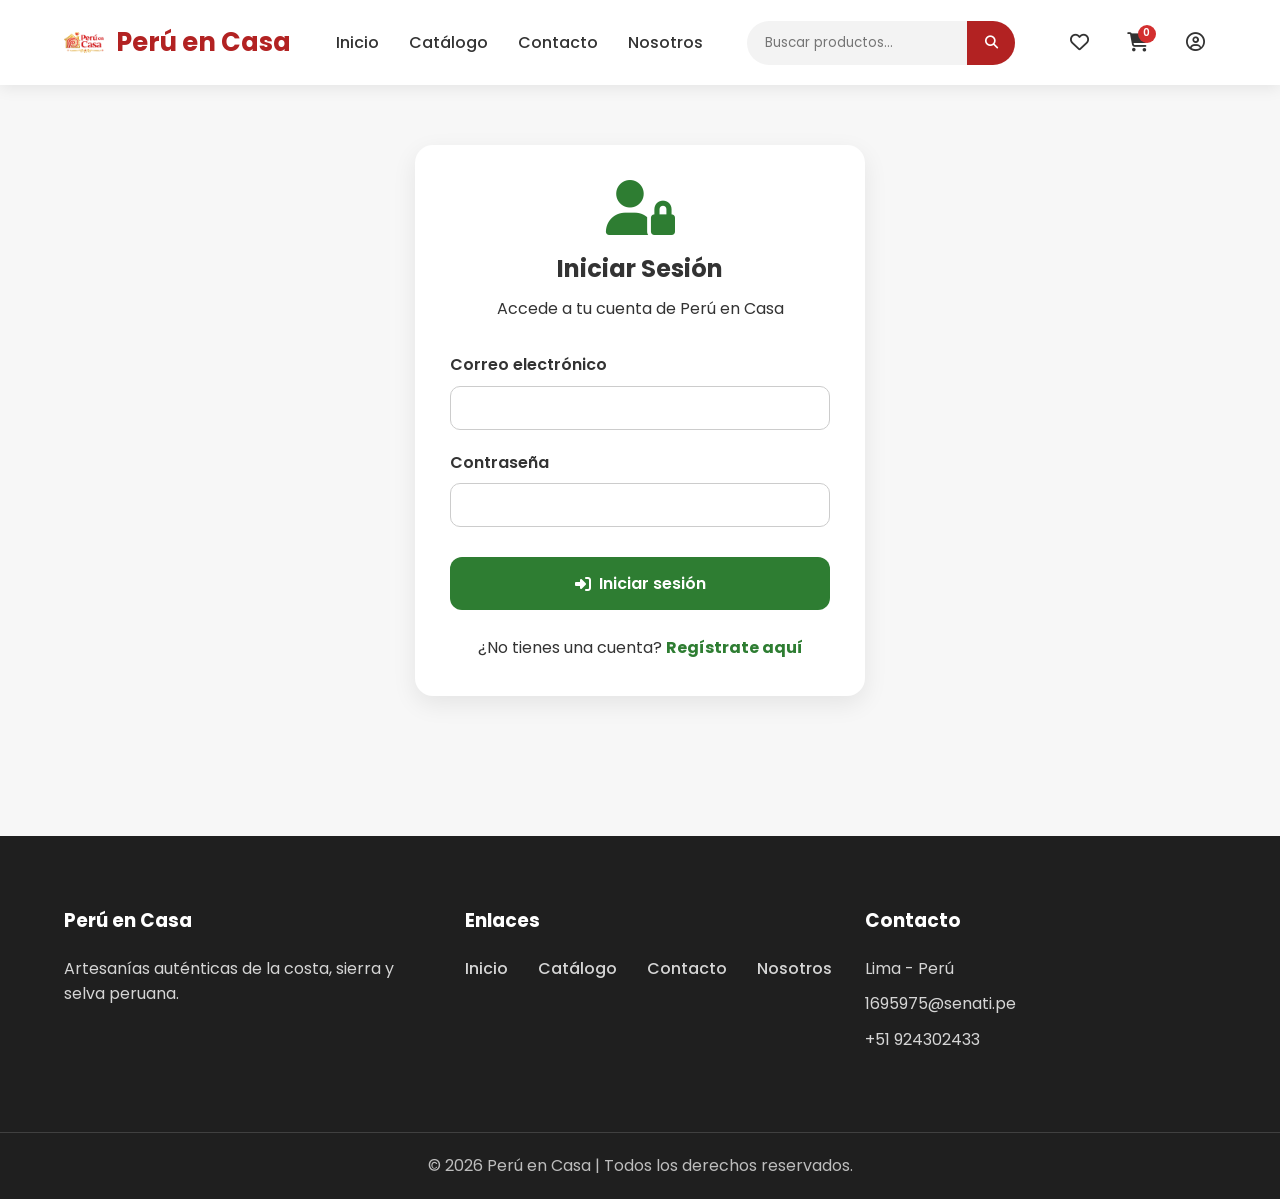
<file: pages/cuenta.html>
<!DOCTYPE html>
<html lang="es">

<head>

<meta charset="UTF-8">

<meta name="viewport"
content="width=device-width, initial-scale=1.0">

<title>Catálogo | Perú en Casa</title>

<link rel="stylesheet"
href="../assets/css/main.css">

<link rel="stylesheet" href="https://cdnjs.cloudflare.com/ajax/libs/font-awesome/6.7.2/css/all.min.css">


<link href="https://fonts.googleapis.com/css2?family=Poppins:wght@300;400;500;600;700&display=swap"
rel="stylesheet">

</head>

<body>

<!-- HEADER -->

<header class="header">

<div class="container header-container">

<a href="inicio.html" class="logo">

<img src="../assets/img/logo/logoperu.png">

<span>Perú en Casa</span>

</a>

<nav class="navbar">

<ul class="nav-links">

    <li>
        <a href="inicio.html">Inicio</a>
    </li>

    <li>
        <a href="catalogo.html">Catálogo</a>
    </li>

    <li>
        <a href="contacto.html">Contacto</a>
    </li>

    <li>
        <a href="nosotros.html">Nosotros</a>
    </li>

</ul>

</nav>

<div class="search-box">

    <input
        type="text"
        placeholder="Buscar productos...">

    <button>
        <i class="fa-solid fa-magnifying-glass"></i>
    </button>

</div>

<div class="header-icons">

    <a href="misfavoritos.html" class="header-icon" title="Favoritos">

        <i class="fa-regular fa-heart"></i>

    </a>

    <a href="carrito.html" class="header-icon cart-icon" title="Carrito">

        <i class="fa-solid fa-cart-shopping"></i>

        <span class="cart-count">

            0

        </span>

    </a>

    <a href="#" id="linkCuenta" class="header-icon" title="Mi cuenta">

        <i class="fa-regular fa-circle-user"></i>

    </a>

</div>

</div>

</header>
<main class="container">
    <section class="cuenta">

    <div class="cuenta-header">

        <div class="perfil-card">

    <div class="perfil-icono">

        <i class="fa-solid fa-user"></i>

    </div>

    <h1 id="perfilNombre">

        Mi Cuenta

    </h1>

    <p id="perfilCorreo">

        usuario@email.com

    </p>

</div>

    </div>

    <div class="cuenta-card">

        <h2>Información personal</h2>

        <div class="campo">

            <label for="nombreUsuario">Nombre</label>

            <input
                type="text"
                id="nombreUsuario"
                placeholder="Nombre">

        </div>

        <div class="campo">

            <label for="correoUsuario">Correo electrónico</label>

            <input
                type="email"
                id="correoUsuario"
                readonly>

        </div>

        <div class="campo">

            <label for="direccionUsuario">Dirección</label>

            <input
                type="text"
                id="direccionUsuario"
                placeholder="Dirección">

        </div>

    </div>

    <div class="cuenta-card">

        <h2>Seguridad</h2>

        <div class="campo">

            <label for="passwordActual">

                Contraseña actual

            </label>

            <input
                type="password"
                id="passwordActual">

        </div>

        <div class="campo">

            <label for="passwordNueva">

                Nueva contraseña

            </label>

            <input
                type="password"
                id="passwordNueva">

        </div>

        <div class="campo">

            <label for="passwordConfirmar">

                Confirmar contraseña

            </label>

            <input
                type="password"
                id="passwordConfirmar">

        </div>

    </div>

    <div class="acciones-cuenta">

    <button
        id="btnGuardarCuenta"
        class="btn btn-primary">

        <i class="fa-solid fa-floppy-disk"></i>

        Guardar cambios

    </button>

    <button
        id="btnCerrarSesion"
        class="btn btn-danger">

        <i class="fa-solid fa-right-from-bracket"></i>

        Cerrar sesión

    </button>

</div>

</section>

</main>

<footer class="footer">

    <div class="container footer-grid">

        <div>

            <h3>Perú en Casa</h3>

            <p>

                Artesanías auténticas de la costa, sierra y selva peruana.

            </p>

        </div>

        <div>

            <h3>Enlaces</h3>

            <ul class="nav-links">

                <li>
                    <a href="inicio.html">Inicio</a>
                </li>

                <li>
                    <a href="catalogo.html">Catálogo</a>
                </li>

                <li>
                    <a href="contacto.html">Contacto</a>
                </li>

                <li>
                    <a href="nosotros.html">Nosotros</a>
                </li>

            </ul>

        </div>

        <div>

            <h3>Contacto</h3>

            <p>Lima - Perú</p>

            <p>1695975@senati.pe</p>

            <p>+51 924302433</p>

        </div>

    </div>

    <div class="footer-copy">

        © 2026 Perú en Casa | Todos los derechos reservados.

    </div>

</footer>

    <script src="../assets/js/favoritos.js"></script>
    <script src="../assets/js/carrito.js"></script>
    <script src="../assets/js/auth.js"></script>
    <script src="../assets/js/buscador.js"></script>
</file>
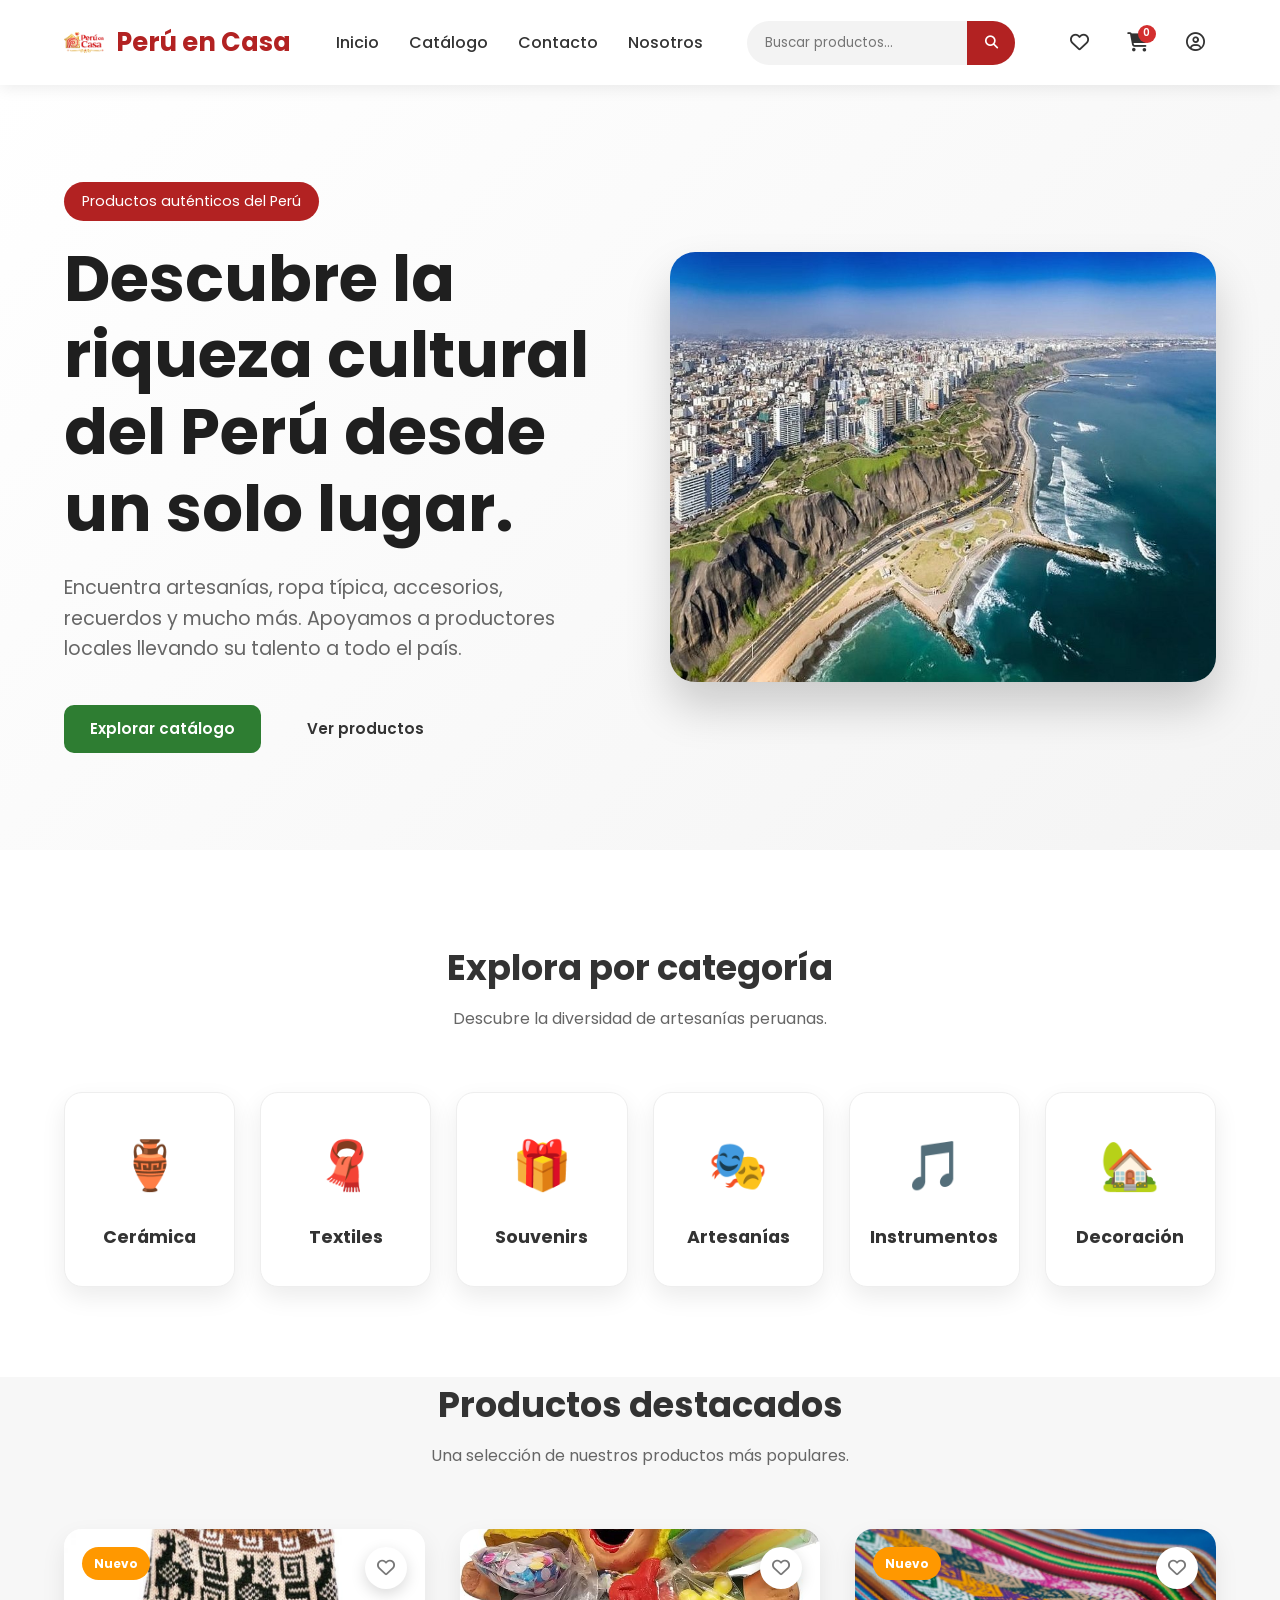
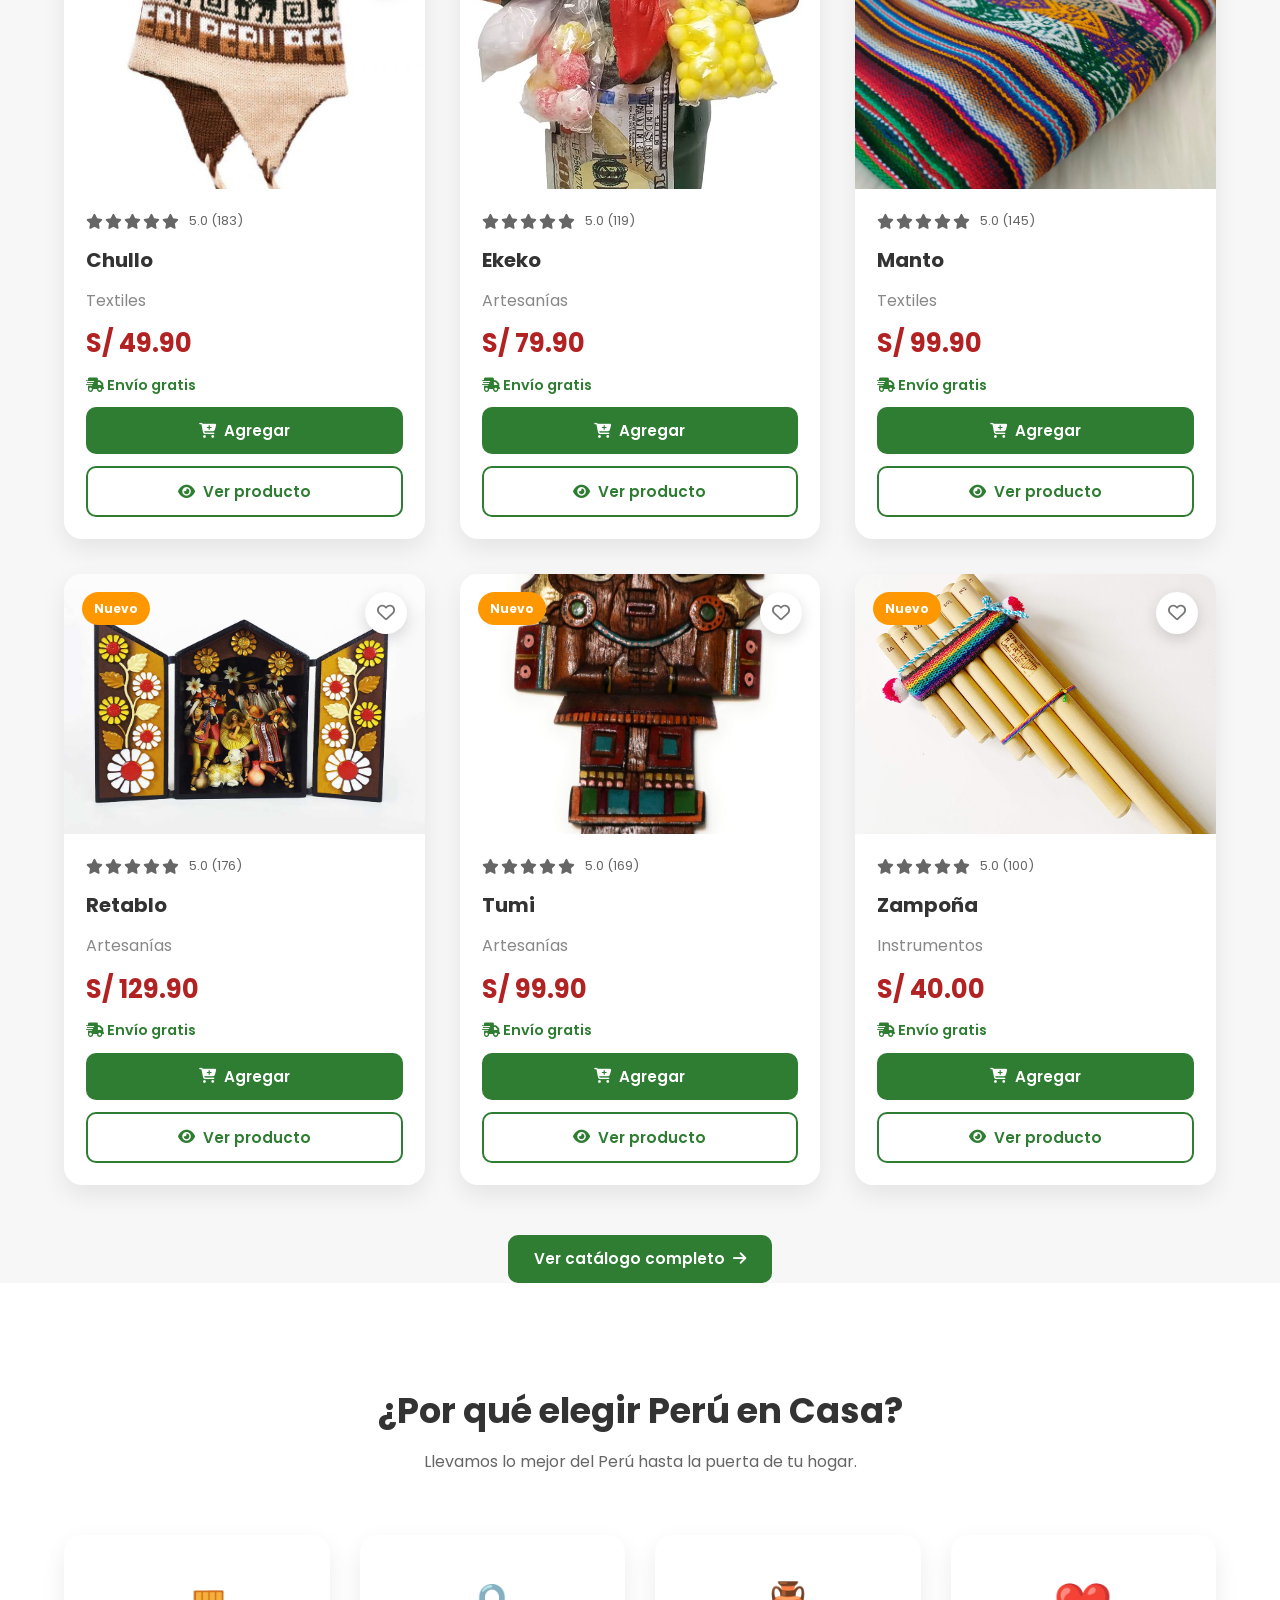
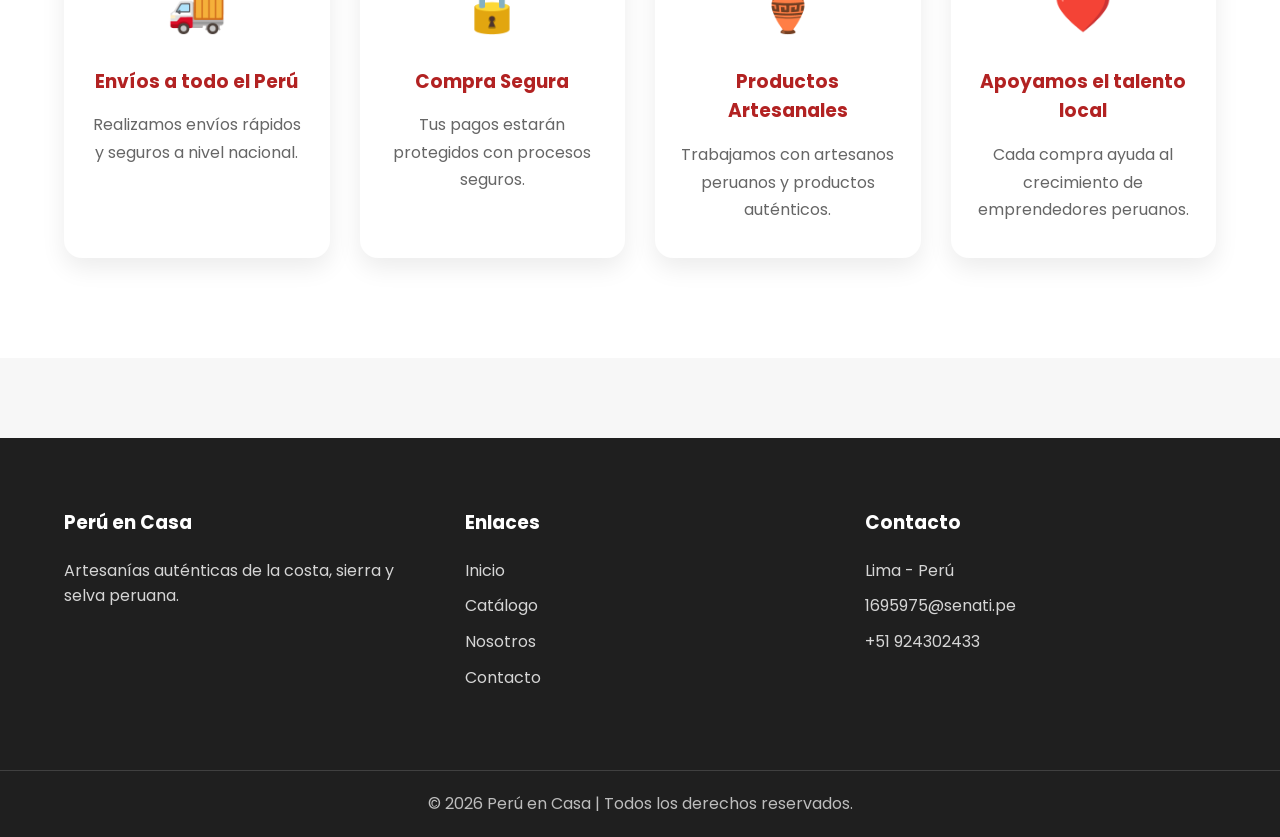
<file: pages/inicio.html>
<!DOCTYPE html>
<html lang="es">
<head>

    <meta charset="UTF-8">

    <meta name="viewport" content="width=device-width, initial-scale=1.0">

    <title>Perú en Casa | Artesanías y Productos Peruanos</title>

    <meta
        name="description"
        content="Descubre artesanías, souvenirs y productos representativos del Perú en una tienda moderna inspirada en nuestra cultura.">

    <link rel="stylesheet" href="../assets/css/main.css">

    <link rel="stylesheet" href="https://cdnjs.cloudflare.com/ajax/libs/font-awesome/6.7.2/css/all.min.css">

    <link rel="preconnect" href="https://fonts.googleapis.com">

    <link rel="preconnect" href="https://fonts.gstatic.com" crossorigin>

    <link href="https://fonts.googleapis.com/css2?family=Poppins:wght@300;400;500;600;700&display=swap" rel="stylesheet">

</head>

<body>

    <!-- ================= HEADER ================= -->

<header class="header">

    <div class="container header-container">

    <a href="inicio.html" class="logo">

    <img src="../assets/img/logo/logoperu.png">

    <span>Perú en Casa</span>

    </a>

    <nav class="navbar">

    <ul class="nav-links">

    <li>
        <a href="inicio.html">Inicio</a>
    </li>

    <li>
        <a href="catalogo.html">Catálogo</a>
    </li>

    <li>
        <a href="contacto.html">Contacto</a>
    </li>

    <li>
        <a href="nosotros.html">Nosotros</a>
    </li>

    </ul>

    </nav>

    <div class="search-box">

    <input
    type="text"
    id="buscarCatalogo"
    placeholder="Buscar productos...">

    <button>
        <i class="fa-solid fa-magnifying-glass"></i>
    </button>

</div>

    <div class="header-icons">

        <a href="misfavoritos.html" class="header-icon" title="Favoritos">

            <i class="fa-regular fa-heart"></i>

        </a>

        <a href="carrito.html" class="header-icon cart-icon" title="Carrito">

            <i class="fa-solid fa-cart-shopping"></i>

            <span class="cart-count">

                0

            </span>

        </a>

        <a href="#" id="linkCuenta" class="header-icon" title="Mi cuenta">

            <i class="fa-regular fa-circle-user"></i>

        </a>

    </div>

    </div>

    </header>

    <!-- ================= HERO ================= -->

    <main>

        <section class="hero">

            <div class="container hero-content">

                <div class="hero-text">

                    <span class="hero-tag">
                        Productos auténticos del Perú
                    </span>

                    <h1>
                        Descubre la riqueza cultural del Perú desde un solo lugar.
                    </h1>

                    <p>

                        Encuentra artesanías, ropa típica, accesorios,
                        recuerdos y mucho más. Apoyamos a productores
                        locales llevando su talento a todo el país.

                    </p>

                    <div class="hero-buttons">

                        <a href="catalogo.html" class="btn btn-primary">

                            Explorar catálogo

                        </a>

                        <a href="#destacados" class="btn btn-secondary">

                            Ver productos

                        </a>

                    </div>

                </div>

                <div class="hero-image">

                    <img
                        src="../assets/img/banner/bannercosta.jpg"
                        alt="Costa del Perú">

                </div>

            </div>

        </section>

        <!-- ================= CATEGORÍAS ================= -->

<section class="categories">

    <div class="container">

        <div class="section-title">

            <h2>Explora por categoría</h2>

            <p>
                Descubre la diversidad de artesanías peruanas.
            </p>

        </div>

        <div class="categories-grid">

            <div class="category-card">
                <div class="category-icon">🏺</div>
                <h3>Cerámica</h3>
            </div>

            <div class="category-card">
                <div class="category-icon">🧣</div>
                <h3>Textiles</h3>
            </div>

            <div class="category-card">
                <div class="category-icon">🎁</div>
                <h3>Souvenirs</h3>
            </div>

            <div class="category-card">
                <div class="category-icon">🎭</div>
                <h3>Artesanías</h3>
            </div>

            <div class="category-card">
                <div class="category-icon">🎵</div>
                <h3>Instrumentos</h3>
            </div>

            <div class="category-card">
                <div class="category-icon">🏡</div>
                <h3>Decoración</h3>
            </div>

        </div>

    </div>

</section>

        <!-- ================= PRODUCTOS DESTACADOS ================= -->

<section id="destacados" class="featured">

    <div class="container">

        <div class="section-title">

            <h2>Productos destacados</h2>

            <p>
                Una selección de nuestros productos más populares.
            </p>

        </div>

        <div
            class="products-grid"
            id="productosDestacados">

        </div>

        <div class="ver-mas-catalogo">

            <a href="catalogo.html" class="btn btn-primary">

                Ver catálogo completo

                <i class="fa-solid fa-arrow-right"></i>

            </a>

        </div>

    </div>

</section>
        <!-- ================= BENEFICIOS ================= -->

<section class="benefits">

    <div class="container">

        <div class="section-title">

            <h2>¿Por qué elegir Perú en Casa?</h2>

            <p>

                Llevamos lo mejor del Perú hasta la puerta de tu hogar.

            </p>

        </div>

        <div class="benefits-grid">

            <div class="benefit-card">

                <div class="benefit-icon">🚚</div>

                <h3>Envíos a todo el Perú</h3>

                <p>

                    Realizamos envíos rápidos y seguros a nivel nacional.

                </p>

            </div>

            <div class="benefit-card">

                <div class="benefit-icon">🔒</div>

                <h3>Compra Segura</h3>

                <p>

                    Tus pagos estarán protegidos con procesos seguros.

                </p>

            </div>

            <div class="benefit-card">

                <div class="benefit-icon">🏺</div>

                <h3>Productos Artesanales</h3>

                <p>

                    Trabajamos con artesanos peruanos y productos auténticos.

                </p>

            </div>

            <div class="benefit-card">

                <div class="benefit-icon">❤️</div>

                <h3>Apoyamos el talento local</h3>

                <p>

                    Cada compra ayuda al crecimiento de emprendedores peruanos.

                </p>

            </div>

        </div>

    </div>

</section>

    </main>

    <!-- ================= FOOTER ================= -->

<footer class="footer">

    <div class="container footer-grid">

        <div>

            <h3>Perú en Casa</h3>

            <p>

                Artesanías auténticas de la costa, sierra y selva peruana.

            </p>

        </div>

        <div>

            <h3>Enlaces</h3>

            <ul>

                <li><a href="inicio.html">Inicio</a></li>

                <li><a href="catalogo.html">Catálogo</a></li>

                <li><a href="nosotros.html">Nosotros</a></li>

                <li><a href="contacto.html">Contacto</a></li>

            </ul>

        </div>

        <div>

            <h3>Contacto</h3>

            <p>Lima - Perú</p>

            <p>1695975@senati.pe</p>

            <p>+51 924302433</p>

        </div>

    </div>

    <div class="footer-copy">

        © 2026 Perú en Casa | Todos los derechos reservados.

    </div>

</footer>

    <script src="../assets/js/productos.js"></script>
    <script src="../assets/js/ui.js"></script>
    <script src="../assets/js/app.js"></script>
    <script src="../assets/js/favoritos.js"></script>
    <script src="../assets/js/carrito.js"></script>
    <script src="../assets/js/auth.js"></script>
    <script src="../assets/js/slider.js"></script>
    <script src="../assets/js/modal.js"></script>
    <script src="../assets/js/buscador.js"></script>
    <script src="../assets/js/header.js"></script>

    <div id="modalProducto" class="modal"></div>

</body>
</html>
</file>
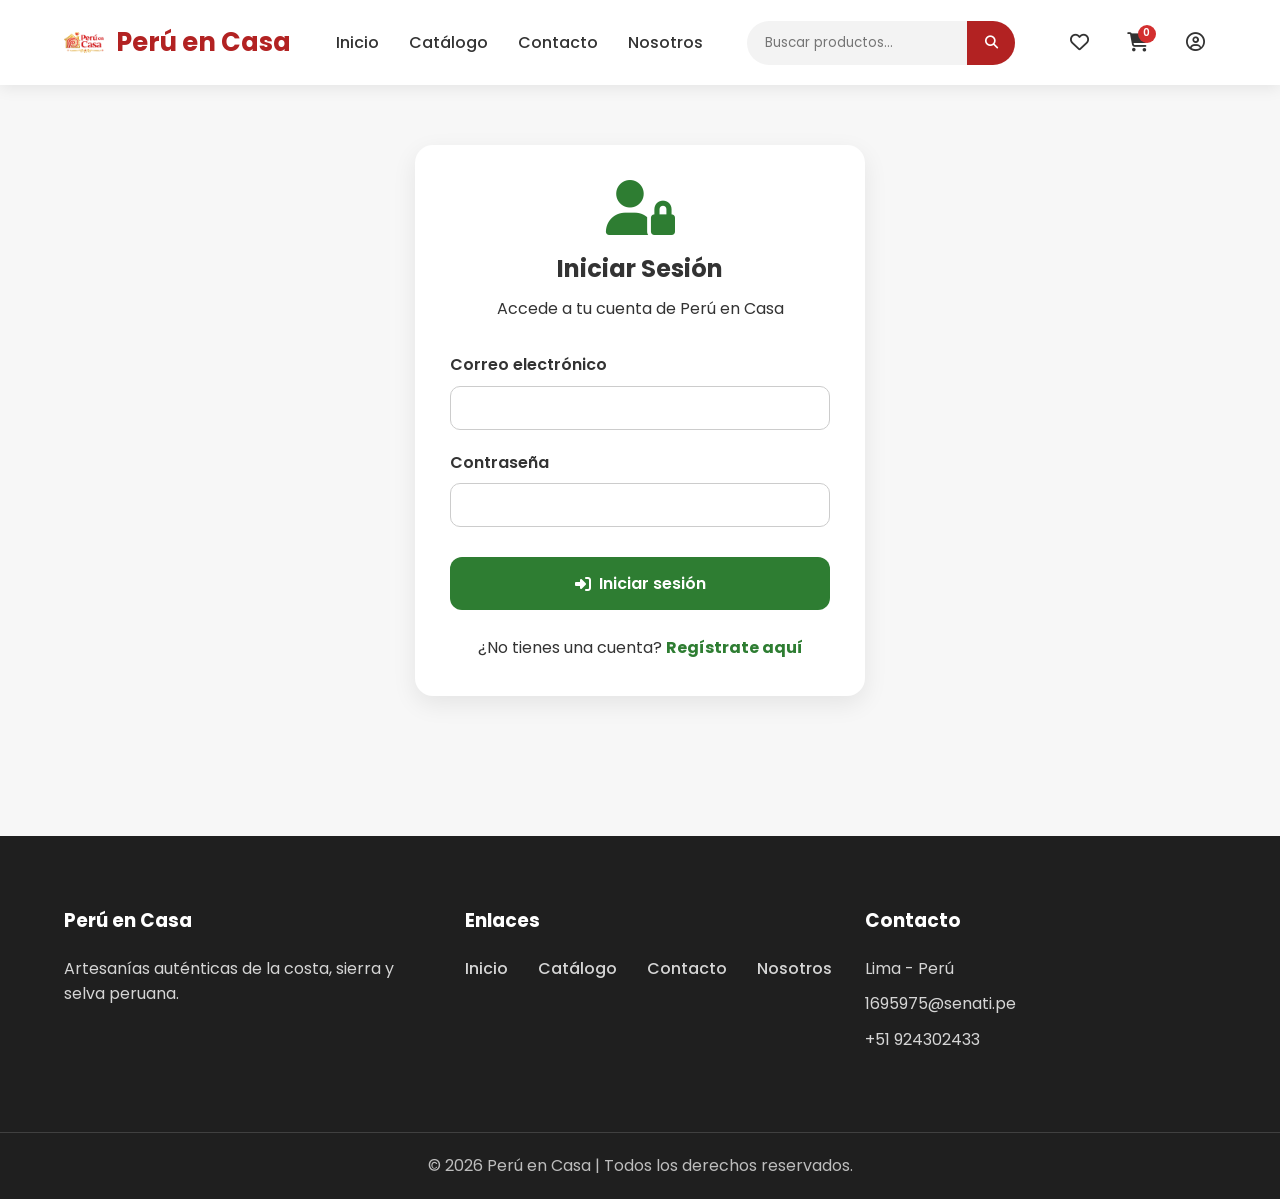
<file: pages/login.html>
<!DOCTYPE html>
<html lang="es">

<head>

<meta charset="UTF-8">

<meta name="viewport"
content="width=device-width, initial-scale=1.0">

<title>Catálogo | Perú en Casa</title>

<link rel="stylesheet"
href="../assets/css/main.css">

<link rel="stylesheet" href="https://cdnjs.cloudflare.com/ajax/libs/font-awesome/6.7.2/css/all.min.css">

<link href="https://fonts.googleapis.com/css2?family=Poppins:wght@300;400;500;600;700&display=swap"
rel="stylesheet">

</head>

<body>

<!-- HEADER -->

<header class="header">

<div class="container header-container">

<a href="inicio.html" class="logo">

<img src="../assets/img/logo/logoperu.png">

<span>Perú en Casa</span>

</a>

<nav class="navbar">

<ul class="nav-links">

    <li>
        <a href="inicio.html">Inicio</a>
    </li>

    <li>
        <a href="catalogo.html">Catálogo</a>
    </li>

    <li>
        <a href="contacto.html">Contacto</a>
    </li>

    <li>
        <a href="nosotros.html">Nosotros</a>
    </li>

</ul>

</nav>

<div class="search-box">

    <input
        type="text"
        placeholder="Buscar productos...">

    <button>
        <i class="fa-solid fa-magnifying-glass"></i>
    </button>

</div>

<div class="header-icons">

    <a href="misfavoritos.html" class="header-icon" title="Favoritos">

        <i class="fa-regular fa-heart"></i>

    </a>

    <a href="carrito.html" class="header-icon cart-icon" title="Carrito">

        <i class="fa-solid fa-cart-shopping"></i>

        <span class="cart-count">

            0

        </span>

    </a>

    <a href="#" id="linkCuenta" class="header-icon" title="Mi cuenta">

        <i class="fa-regular fa-circle-user"></i>

    </a>

</div>

</div>

</header>
<main class="container">

    <section class="login-page">

        <div class="login-card">

            <div class="login-header">

                <i class="fa-solid fa-user-lock"></i>

                <h1>Iniciar Sesión</h1>

                <p>Accede a tu cuenta de Perú en Casa</p>

            </div>

            <form id="formLogin">

                <div class="campo">

                    <label for="loginCorreo">

                        Correo electrónico

                    </label>

                    <input
                        type="email"
                        id="loginCorreo"
                        required>

                </div>

                <div class="campo">

                    <label for="loginPassword">

                        Contraseña

                    </label>

                    <input
                        type="password"
                        id="loginPassword"
                        required>

                </div>

                <button
                    type="submit"
                    class="btn btn-primary btn-login">

                    <i class="fa-solid fa-right-to-bracket"></i>

                    Iniciar sesión

                </button>

            </form>

            <p class="login-link">

                ¿No tienes una cuenta?

                <a href="registro.html">

                    Regístrate aquí

                </a>

            </p>

        </div>

    </section>

</main>

<footer class="footer">

    <div class="container footer-grid">

        <div>

            <h3>Perú en Casa</h3>

            <p>

                Artesanías auténticas de la costa, sierra y selva peruana.

            </p>

        </div>

        <div>

            <h3>Enlaces</h3>

            <ul class="nav-links">

                <li>
                    <a href="inicio.html">Inicio</a>
                </li>

                <li>
                    <a href="catalogo.html">Catálogo</a>
                </li>

                <li>
                    <a href="contacto.html">Contacto</a>
                </li>

                <li>
                    <a href="nosotros.html">Nosotros</a>
                </li>

            </ul>

        </div>

        <div>

            <h3>Contacto</h3>

            <p>Lima - Perú</p>

            <p>1695975@senati.pe</p>

            <p>+51 924302433</p>

        </div>

    </div>

    <div class="footer-copy">

        © 2026 Perú en Casa | Todos los derechos reservados.

    </div>

</footer>

    <script src="../assets/js/favoritos.js"></script>
    <script src="../assets/js/carrito.js"></script>
    <script src="../assets/js/auth.js"></script>
    <script src="../assets/js/buscador.js"></script>
</file>
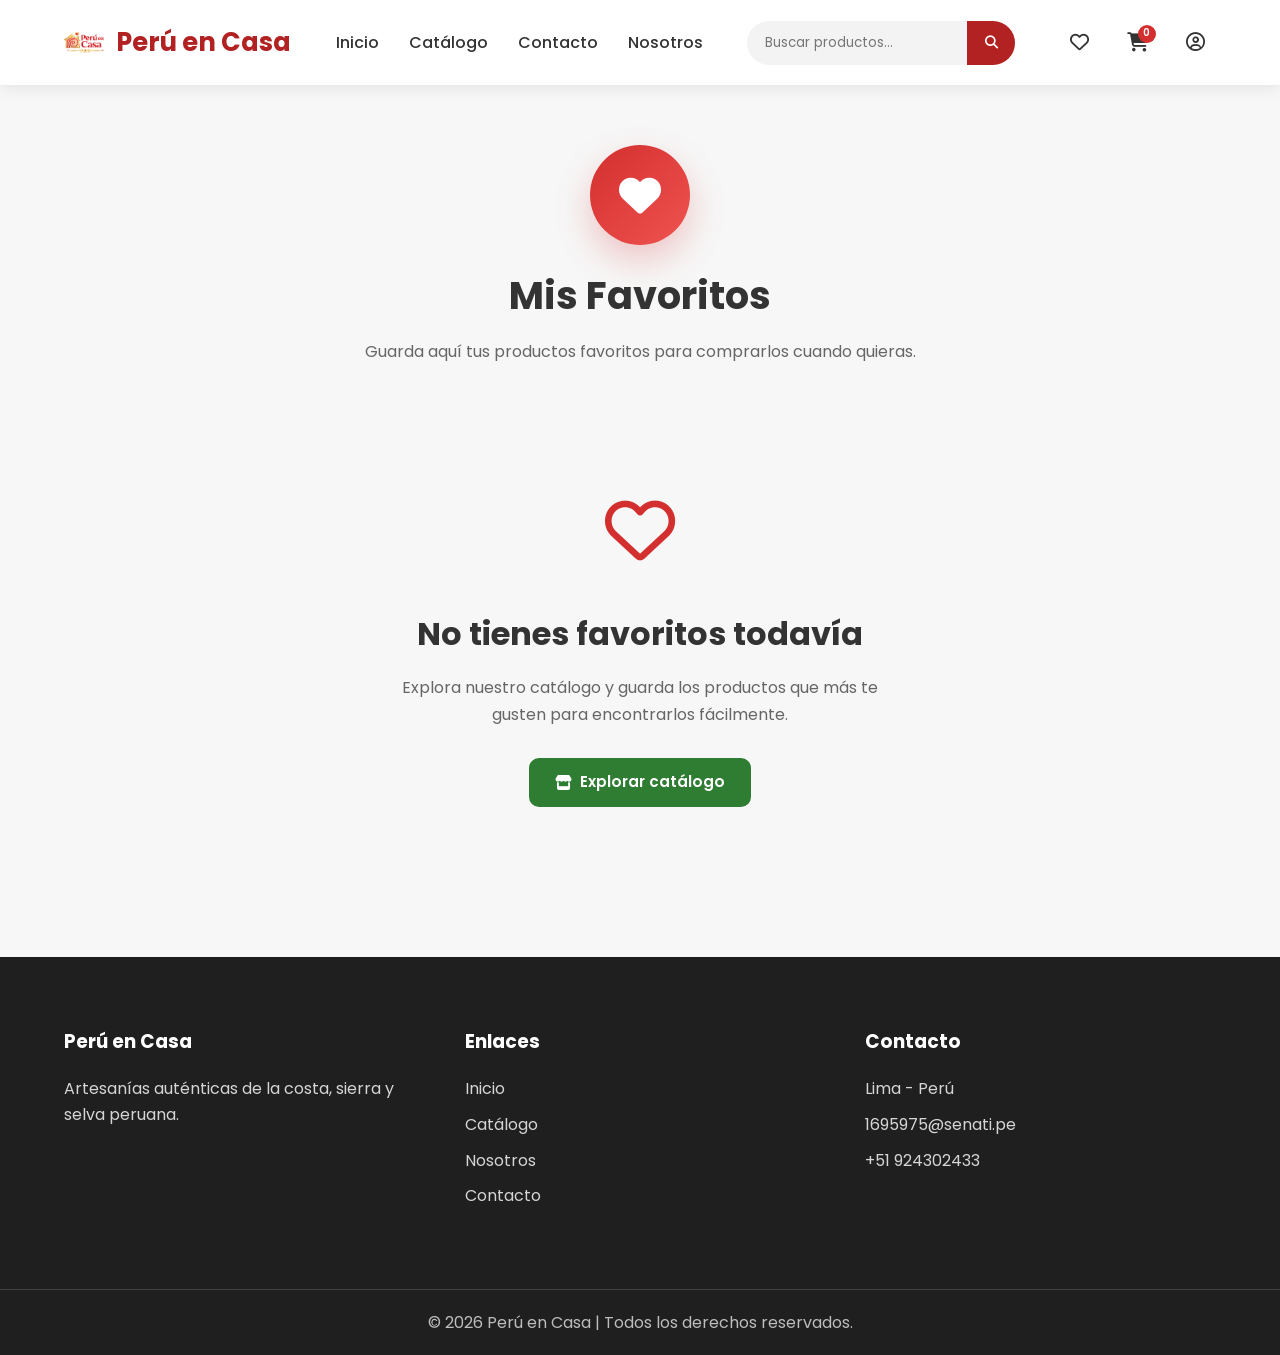
<file: pages/misfavoritos.html>
<!DOCTYPE html>
<html lang="es">

<head>

<meta charset="UTF-8">

<meta name="viewport"
content="width=device-width, initial-scale=1.0">

<title>Catálogo | Perú en Casa</title>

<link rel="stylesheet"
href="../assets/css/main.css">

<link rel="stylesheet" href="https://cdnjs.cloudflare.com/ajax/libs/font-awesome/6.7.2/css/all.min.css">


<link href="https://fonts.googleapis.com/css2?family=Poppins:wght@300;400;500;600;700&display=swap"
rel="stylesheet">

</head>

<body>

<header class="header">

<div class="container header-container">

<a href="inicio.html" class="logo">

<img src="../assets/img/logo/logoperu.png">

<span>Perú en Casa</span>

</a>

<nav class="navbar">

    <ul class="nav-links">

    <li>
        <a href="inicio.html">Inicio</a>
    </li>

    <li>
        <a href="catalogo.html">Catálogo</a>
    </li>

    <li>
        <a href="contacto.html">Contacto</a>
    </li>

    <li>
        <a href="nosotros.html">Nosotros</a>
    </li>

    </ul>

</nav>

<div class="search-box">

    <input
        type="text"
        placeholder="Buscar productos...">

    <button>
        <i class="fa-solid fa-magnifying-glass"></i>
    </button>

</div>

<div class="header-icons">

    <a href="misfavoritos.html" class="header-icon" title="Favoritos">
        <i class="fa-regular fa-heart"></i>
    </a>

    <a href="carrito.html" class="header-icon cart-icon" title="Carrito">

        <i class="fa-solid fa-cart-shopping"></i>

        <span class="cart-count">

            0

        </span>

    </a>

    <a href="#" id="linkCuenta" class="header-icon" title="Mi cuenta">

        <i class="fa-regular fa-circle-user"></i>

    </a>

</div>

</div>

</header>
<main class="container">

    <section class="favoritos-hero">

        <div class="favoritos-icono">

            <i class="fa-solid fa-heart"></i>

        </div>

        <h1>Mis Favoritos</h1>

        <p>

            Guarda aquí tus productos favoritos para comprarlos cuando quieras.

        </p>

    </section>

    <div id="contenedorFavoritos" class="products-grid"></div>

    <div id="favoritosVacio" class="favoritos-vacio" style="display: none;">

    <div class="favoritos-vacio-icono">

        <i class="fa-regular fa-heart"></i>

    </div>

    <h2>No tienes favoritos todavía</h2>

    <p>
        Explora nuestro catálogo y guarda los productos que más te gusten para encontrarlos fácilmente.
    </p>

    <a href="catalogo.html" class="btn btn-primary">

        <i class="fa-solid fa-store"></i>

        Explorar catálogo

    </a>

</div>

</main>

<footer class="footer">

    <div class="container footer-grid">

        <div>

            <h3>Perú en Casa</h3>

            <p>

                Artesanías auténticas de la costa, sierra y selva peruana.

            </p>

        </div>

        <div>

            <h3>Enlaces</h3>

            <ul>

                <li><a href="inicio.html">Inicio</a></li>

                <li><a href="catalogo.html">Catálogo</a></li>

                <li><a href="nosotros.html">Nosotros</a></li>

                <li><a href="contacto.html">Contacto</a></li>

            </ul>

        </div>

        <div>

            <h3>Contacto</h3>

            <p>Lima - Perú</p>

            <p>1695975@senati.pe</p>

            <p>+51 924302433</p>

        </div>

    </div>

    <div class="footer-copy">

        © 2026 Perú en Casa | Todos los derechos reservados.

    </div>

</footer>

    <script src="../assets/js/productos.js"></script>
    <script src="../assets/js/ui.js"></script>
    <script src="../assets/js/favoritos.js"></script>
    <script src="../assets/js/carrito.js"></script>
    <script src="../assets/js/auth.js"></script>
    <script src="../assets/js/catalogo.js"></script>
    <script src="../assets/js/buscador.js"></script>
</file>
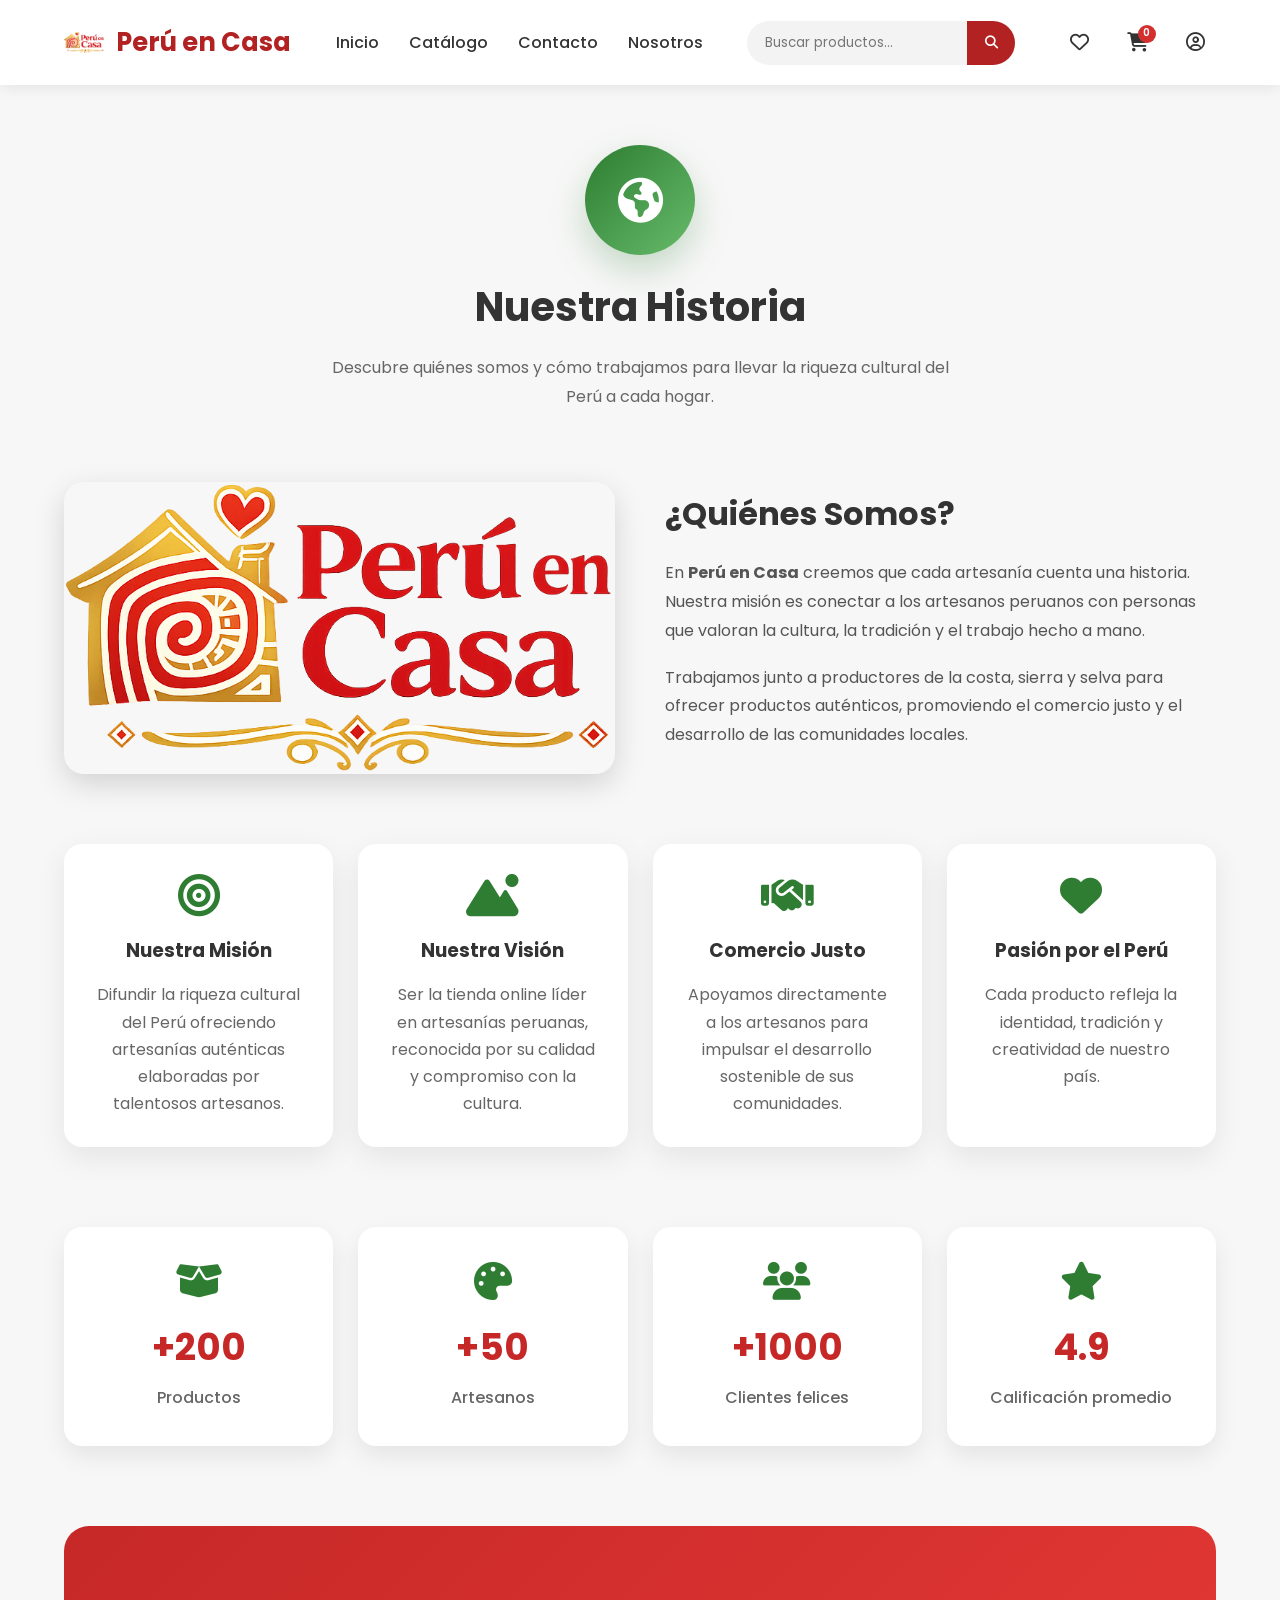
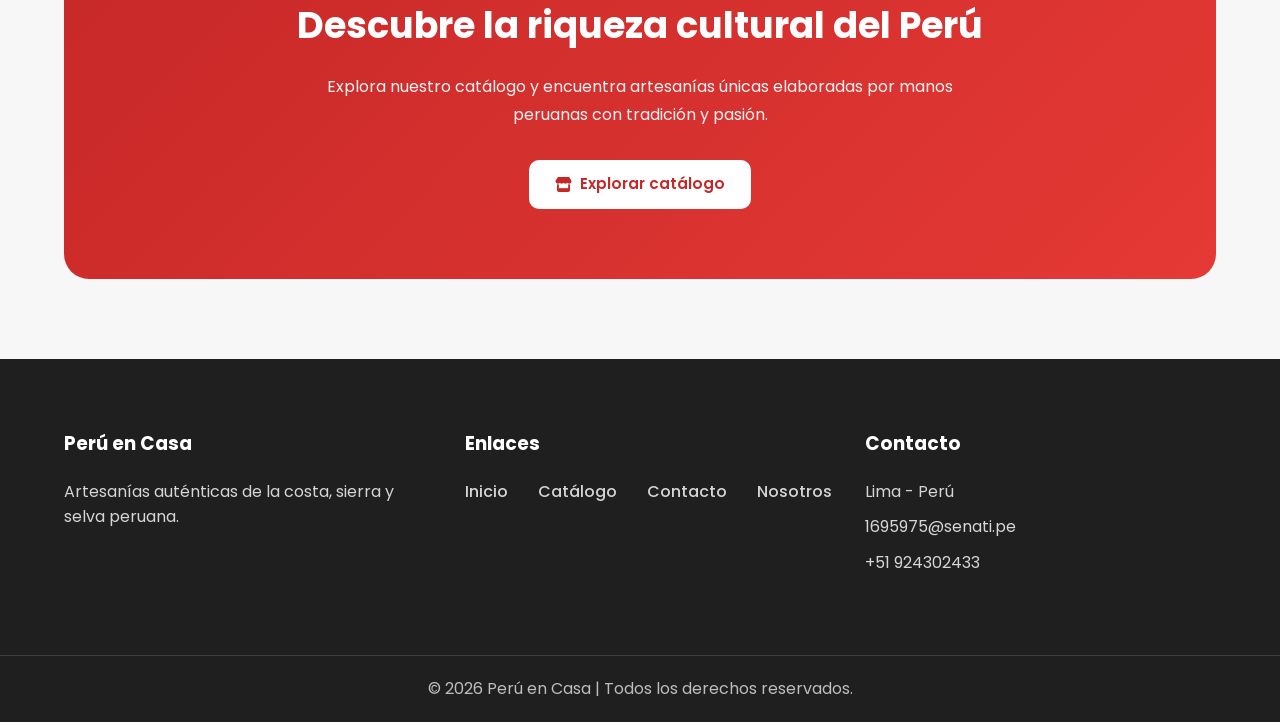
<file: pages/nosotros.html>
<!DOCTYPE html>
<html lang="es">

    <head>

    <meta charset="UTF-8">

    <meta name="viewport"
    content="width=device-width, initial-scale=1.0">

    <title>Nosotros | Perú en Casa</title>

    <link rel="stylesheet"
    href="../assets/css/main.css">

    <link rel="stylesheet" href="https://cdnjs.cloudflare.com/ajax/libs/font-awesome/6.7.2/css/all.min.css">


    <link href="https://fonts.googleapis.com/css2?family=Poppins:wght@300;400;500;600;700&display=swap"
    rel="stylesheet">

    </head>

    <body>

    <!-- HEADER -->

    <header class="header">

    <div class="container header-container">

    <a href="inicio.html" class="logo">

    <img src="../assets/img/logo/logoperu.png">

    <span>Perú en Casa</span>

    </a>

    <nav class="navbar">

    <ul class="nav-links">

        <li>
            <a href="inicio.html">Inicio</a>
        </li>

        <li>
            <a href="catalogo.html">Catálogo</a>
        </li>

        <li>
            <a href="contacto.html">Contacto</a>
        </li>

        <li>
            <a href="nosotros.html">Nosotros</a>
        </li>

    </ul>

    </nav>

    <div class="search-box">

    <input
        type="text"
        placeholder="Buscar productos...">

    <button>
        <i class="fa-solid fa-magnifying-glass"></i>
    </button>

</div>

    <div class="header-icons">

        <a href="misfavoritos.html" class="header-icon" title="Favoritos">

            <i class="fa-regular fa-heart"></i>

        </a>

        <a href="carrito.html" class="header-icon cart-icon" title="Carrito">

            <i class="fa-solid fa-cart-shopping"></i>

            <span class="cart-count">

                0

            </span>

        </a>

        <a href="#" id="linkCuenta" class="header-icon" title="Mi cuenta">

            <i class="fa-regular fa-circle-user"></i>

        </a>

    </div>

    </div>

    </header>
    <main class="container">

    <!-- HERO -->

    <section class="nosotros-hero">

        <div class="nosotros-icono">

            <i class="fa-solid fa-earth-americas"></i>

        </div>

        <h1>Nuestra Historia</h1>

        <p>

            Descubre quiénes somos y cómo trabajamos para llevar la riqueza
            cultural del Perú a cada hogar.

        </p>

    </section>

    <!-- HISTORIA -->

    <section class="historia-grid">

        <div class="historia-imagen">

            <img
                src="../assets/img/logo/logoperu.png"
                alt="Perú en Casa">

        </div>

        <div class="historia-texto">

            <h2>¿Quiénes Somos?</h2>

            <p>

                En <strong>Perú en Casa</strong> creemos que cada artesanía cuenta
                una historia. Nuestra misión es conectar a los artesanos peruanos
                con personas que valoran la cultura, la tradición y el trabajo
                hecho a mano.

            </p>

            <p>

                Trabajamos junto a productores de la costa, sierra y selva para
                ofrecer productos auténticos, promoviendo el comercio justo y el
                desarrollo de las comunidades locales.

            </p>

        </div>

    </section>

    <!-- MISION Y VISION -->

    <section class="valores-grid">

        <article class="valor-card">

            <i class="fa-solid fa-bullseye"></i>

            <h3>Nuestra Misión</h3>

            <p>

                Difundir la riqueza cultural del Perú ofreciendo artesanías
                auténticas elaboradas por talentosos artesanos.

            </p>

        </article>

        <article class="valor-card">

            <i class="fa-solid fa-mountain-sun"></i>

            <h3>Nuestra Visión</h3>

            <p>

                Ser la tienda online líder en artesanías peruanas, reconocida
                por su calidad y compromiso con la cultura.

            </p>

        </article>

        <article class="valor-card">

            <i class="fa-solid fa-handshake"></i>

            <h3>Comercio Justo</h3>

            <p>

                Apoyamos directamente a los artesanos para impulsar el desarrollo
                sostenible de sus comunidades.

            </p>

        </article>

        <article class="valor-card">

            <i class="fa-solid fa-heart"></i>

            <h3>Pasión por el Perú</h3>

            <p>

                Cada producto refleja la identidad, tradición y creatividad de
                nuestro país.

            </p>

        </article>

    </section>

    <!-- ESTADÍSTICAS -->

<section class="estadisticas">

    <div class="estadistica">

        <i class="fa-solid fa-box-open"></i>

        <h2>+200</h2>

        <p>Productos</p>

    </div>

    <div class="estadistica">

        <i class="fa-solid fa-palette"></i>

        <h2>+50</h2>

        <p>Artesanos</p>

    </div>

    <div class="estadistica">

        <i class="fa-solid fa-users"></i>

        <h2>+1000</h2>

        <p>Clientes felices</p>

    </div>

    <div class="estadistica">

        <i class="fa-solid fa-star"></i>

        <h2>4.9</h2>

        <p>Calificación promedio</p>

    </div>

</section>

<!-- CTA -->

<section class="cta-nosotros">

    <h2>

        Descubre la riqueza cultural del Perú

    </h2>

    <p>

        Explora nuestro catálogo y encuentra artesanías únicas elaboradas por
        manos peruanas con tradición y pasión.

    </p>

    <a href="catalogo.html" class="btn btn-primary">

        <i class="fa-solid fa-store"></i>

        Explorar catálogo

    </a>

</section>

</main>

    <footer class="footer">

        <div class="container footer-grid">

            <div>

                <h3>Perú en Casa</h3>

                <p>

                    Artesanías auténticas de la costa, sierra y selva peruana.

                </p>

            </div>

            <div>

                <h3>Enlaces</h3>

                <ul class="nav-links">

                    <li>
                        <a href="inicio.html">Inicio</a>
                    </li>

                    <li>
                        <a href="catalogo.html">Catálogo</a>
                    </li>

                    <li>
                        <a href="contacto.html">Contacto</a>
                    </li>

                    <li>
                        <a href="nosotros.html">Nosotros</a>
                    </li>

                </ul>

            </div>

            <div>

                <h3>Contacto</h3>

                <p>Lima - Perú</p>

                <p>1695975@senati.pe</p>

                <p>+51 924302433</p>

            </div>

        </div>

        <div class="footer-copy">

            © 2026 Perú en Casa | Todos los derechos reservados.

        </div>

    </footer>

        <script src="../assets/js/ui.js"></script>
        <script src="../assets/js/carrito.js"></script>
        <script src="../assets/js/auth.js"></script>
        <script src="../assets/js/buscador.js"></script>
        
    </body>

</html>
</file>
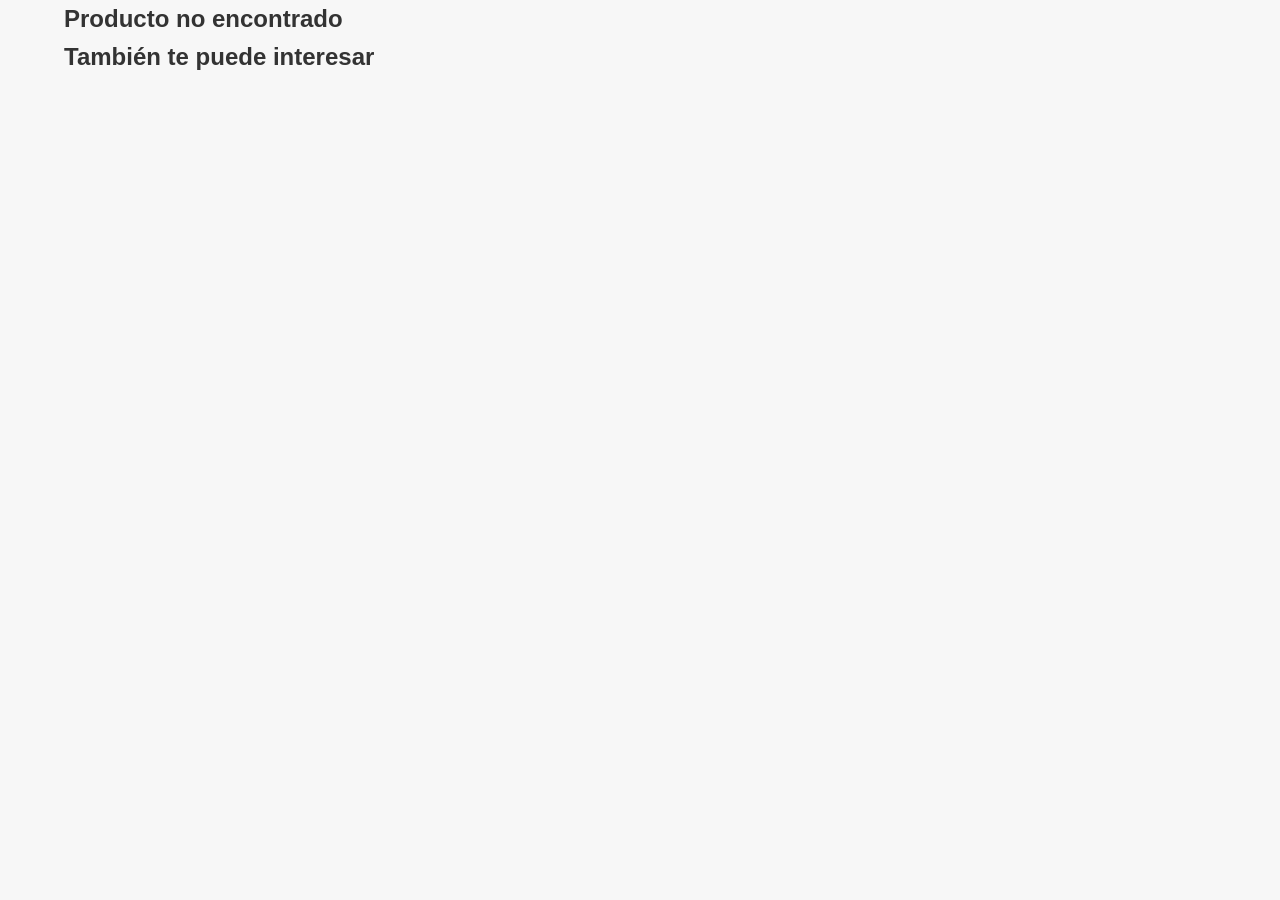
<file: pages/producto.html>
<!DOCTYPE html>
<html lang="es">

<head>

    <meta charset="UTF-8">
    <meta name="viewport" content="width=device-width, initial-scale=1.0">

    <title>Producto | Perú en Casa</title>

    <link rel="stylesheet" href="../assets/css/main.css">

    <link rel="stylesheet" href="https://cdnjs.cloudflare.com/ajax/libs/font-awesome/6.7.2/css/all.min.css">

    <link rel="stylesheet"
          href="https://cdnjs.cloudflare.com/ajax/libs/font-awesome/6.6.0/css/all.min.css">

</head>

<body>

    <!-- Header -->

    <header id="header"></header>

    <!-- Contenido del producto -->

    <main class="producto-page container">

    <div id="productoDetalle"></div>

    <section class="relacionados">

        <h2>También te puede interesar</h2>

        <div id="productosRelacionados" class="products-grid"></div>

    </section>

</main>

    <!-- Footer -->

    <footer id="footer"></footer>

    <script src="../assets/js/productos.js"></script>
    <script src="../assets/js/ui.js"></script>
    <script src="../assets/js/favoritos.js"></script>
    <script src="../assets/js/carrito.js"></script>
    <script src="../assets/js/producto.js"></script>

</body>

</html>
</file>
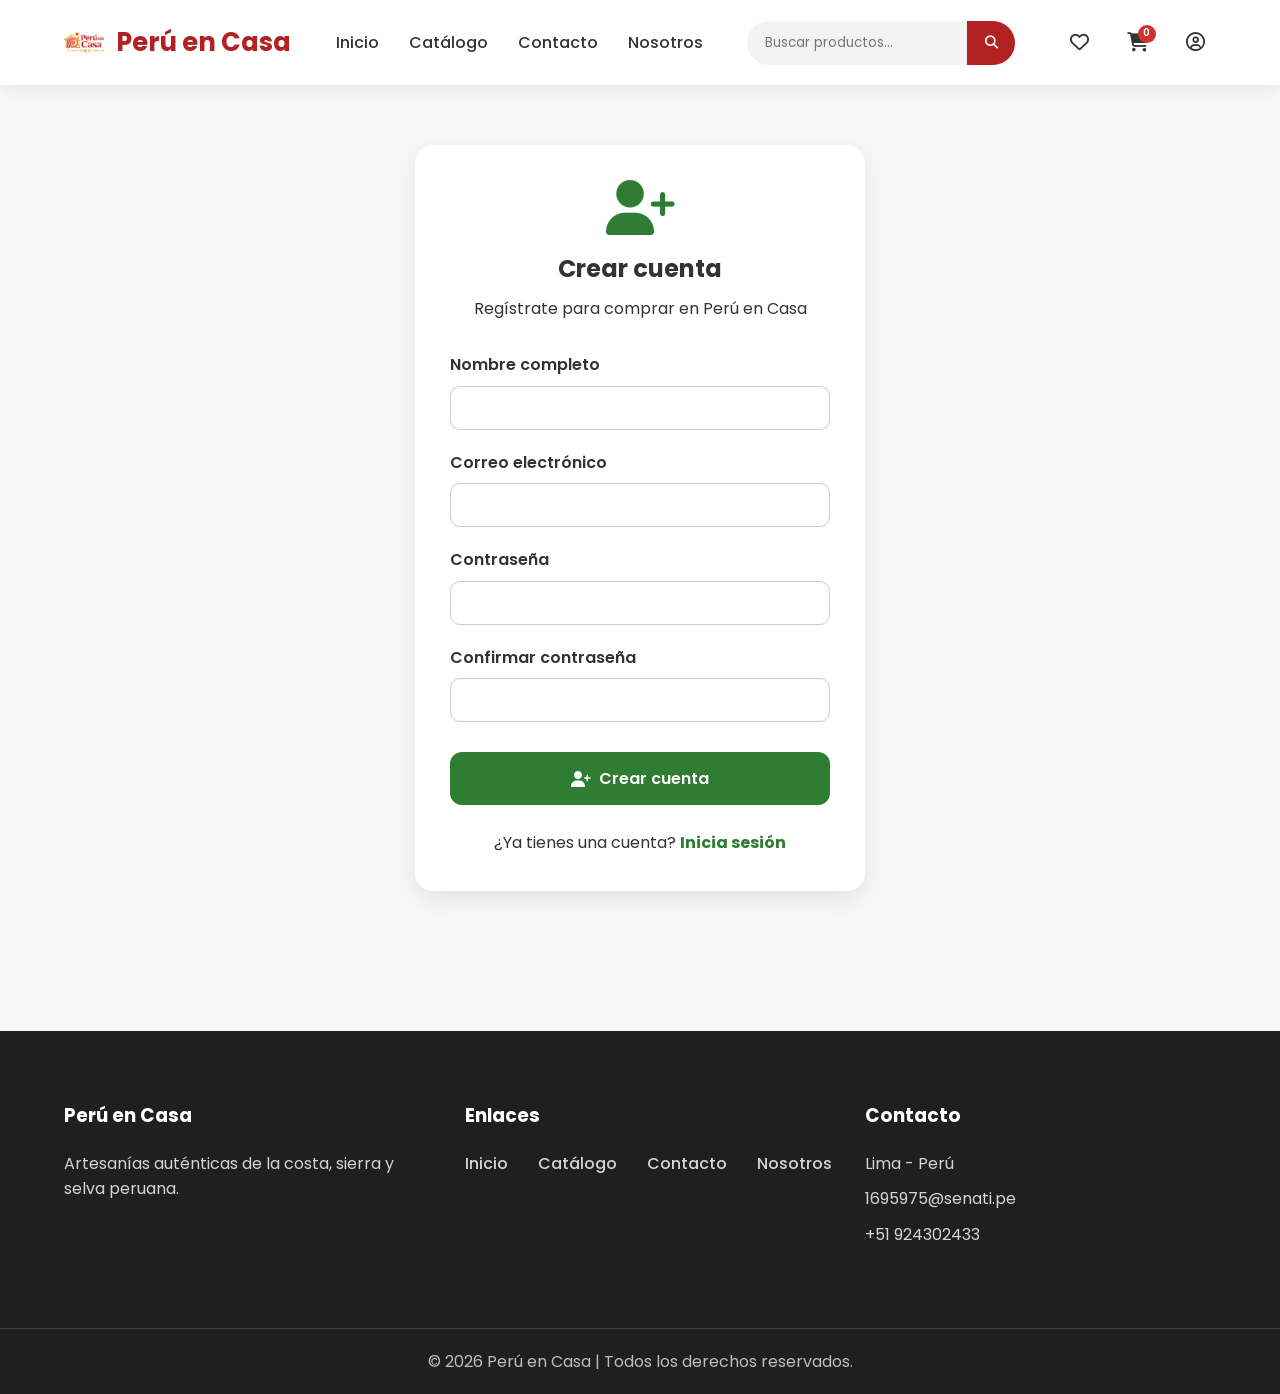
<file: pages/registro.html>
<!DOCTYPE html>
<html lang="es">

<head>

<meta charset="UTF-8">

<meta name="viewport"
content="width=device-width, initial-scale=1.0">

<title>Catálogo | Perú en Casa</title>

<link rel="stylesheet"
href="../assets/css/main.css">

<link rel="stylesheet" href="https://cdnjs.cloudflare.com/ajax/libs/font-awesome/6.7.2/css/all.min.css">


<link href="https://fonts.googleapis.com/css2?family=Poppins:wght@300;400;500;600;700&display=swap"
rel="stylesheet">

</head>

<body>

<!-- HEADER -->

<header class="header">

<div class="container header-container">

<a href="inicio.html" class="logo">

<img src="../assets/img/logo/logoperu.png">

<span>Perú en Casa</span>

</a>

<nav class="navbar">

<ul class="nav-links">

    <li>
        <a href="inicio.html">Inicio</a>
    </li>

    <li>
        <a href="catalogo.html">Catálogo</a>
    </li>

    <li>
        <a href="contacto.html">Contacto</a>
    </li>

    <li>
        <a href="nosotros.html">Nosotros</a>
    </li>

</ul>

</nav>

<div class="search-box">

    <input
        type="text"
        placeholder="Buscar productos...">

    <button>
        <i class="fa-solid fa-magnifying-glass"></i>
    </button>

</div>

<div class="header-icons">

    <a href="misfavoritos.html" class="header-icon" title="Favoritos">

        <i class="fa-regular fa-heart"></i>

    </a>

    <a href="carrito.html" class="header-icon cart-icon" title="Carrito">

        <i class="fa-solid fa-cart-shopping"></i>

        <span class="cart-count">

            0

        </span>

    </a>

    <a href="#" id="linkCuenta" class="header-icon" title="Mi cuenta">

        <i class="fa-regular fa-circle-user"></i>

    </a>

</div>

</div>

</header>
<main class="container">

    <section class="login-page">

        <div class="login-card">

            <div class="login-header">

                <i class="fa-solid fa-user-plus"></i>

                <h1>Crear cuenta</h1>

                <p>Regístrate para comprar en Perú en Casa</p>

            </div>

            <form id="formRegistro">

                <div class="campo">

                    <label for="registroNombre">

                        Nombre completo

                    </label>

                    <input
                        type="text"
                        id="registroNombre"
                        required>

                </div>

                <div class="campo">

                    <label for="registroCorreo">

                        Correo electrónico

                    </label>

                    <input
                        type="email"
                        id="registroCorreo"
                        required>

                </div>

                <div class="campo">

                    <label for="registroPassword">

                        Contraseña

                    </label>

                    <input
                        type="password"
                        id="registroPassword"
                        required>

                </div>

                <div class="campo">

                    <label for="registroConfirmar">

                        Confirmar contraseña

                    </label>

                    <input
                        type="password"
                        id="registroConfirmar"
                        required>

                </div>

                <button
                    type="submit"
                    class="btn btn-primary btn-login">

                    <i class="fa-solid fa-user-plus"></i>

                    Crear cuenta

                </button>

            </form>

            <p class="login-link">

                ¿Ya tienes una cuenta?

                <a href="login.html">

                    Inicia sesión

                </a>

            </p>

        </div>

    </section>

</main>

<footer class="footer">

    <div class="container footer-grid">

        <div>

            <h3>Perú en Casa</h3>

            <p>

                Artesanías auténticas de la costa, sierra y selva peruana.

            </p>

        </div>

        <div>

            <h3>Enlaces</h3>

            <ul class="nav-links">

                <li>
                    <a href="inicio.html">Inicio</a>
                </li>

                <li>
                    <a href="catalogo.html">Catálogo</a>
                </li>

                <li>
                    <a href="contacto.html">Contacto</a>
                </li>

                <li>
                    <a href="nosotros.html">Nosotros</a>
                </li>

            </ul>

        </div>

        <div>

            <h3>Contacto</h3>

            <p>Lima - Perú</p>

            <p>1695975@senati.pe</p>

            <p>+51 924302433</p>

        </div>

    </div>

    <div class="footer-copy">

        © 2026 Perú en Casa | Todos los derechos reservados.

    </div>

</footer>

    <script src="../assets/js/favoritos.js"></script>
    <script src="../assets/js/carrito.js"></script>
    <script src="../assets/js/auth.js"></script>
    <script src="../assets/js/buscador.js"></script>
</file>
<file: assets/css/main.css>
/* ==========================================
   Hoja de estilos principal
========================================== */

/* ===== RESET ===== */

*{
    margin:0;
    padding:0;
    box-sizing:border-box;
}

html{
    scroll-behavior:smooth;
}

body{
    font-family:'Poppins',sans-serif;
    background:#f7f7f7;
    color:#333;
    line-height:1.6;
}

img{
    width:100%;
    display:block;
}

a{
    text-decoration:none;
    color:inherit;
}

ul{
    list-style:none;
}

/* ===== CONTENEDOR ===== */

.container{
    width:90%;
    max-width:1200px;
    margin:auto;
}

/* ===== HEADER ===== */

/* ================= HEADER ================= */

.header{
    background:#fff;
    position:sticky;
    top:0;
    z-index:999;
    box-shadow:0 3px 15px rgba(0,0,0,.08);
}

.header-container{
    height:85px;
    display:flex;
    align-items:center;
    justify-content:space-between;
    gap:30px;
}

/* ===== LOGO ===== */

.logo{
    display:flex;
    align-items:center;
    gap:12px;
    font-size:1.6rem;
    font-weight:700;
    color:#B22222;
}

.logo img{
    width:40px;
    height:40px;
    object-fit:contain;
}

/* ===== MENU ===== */

.nav-links{
    display:flex;
    gap:30px;
}

.nav-links a{
    font-weight:500;
    position:relative;
    transition:.3s;
}

.nav-links a:hover{
    color:#B22222;
}

.nav-links a::after{
    content:"";
    position:absolute;
    left:0;
    bottom:-6px;
    width:0;
    height:2px;
    background:#B22222;
    transition:.3s;
}

.nav-links a:hover::after{
    width:100%;
}

/* ===== BUSCADOR ===== */

.search-box{
    display:flex;
    align-items:center;
    background:#f3f3f3;
    border-radius:30px;
    overflow:hidden;
}

.search-box input{
    border:none;
    outline:none;
    background:transparent;
    padding:12px 18px;
    width:220px;
    font-family:'Poppins';
}

.search-box button{
    border:none;
    background:#B22222;
    color:white;
    width:48px;
    height:44px;
    cursor:pointer;
}

/* ===== HERO ===== */

.hero{
    background:linear-gradient(135deg,#fff,#f4f4f4);
    min-height:85vh;
    display:flex;
    align-items:center;
}

.hero-content{
    display:grid;
    grid-template-columns:1fr 1fr;
    align-items:center;
    gap:60px;
}

.hero-tag{
    display:inline-block;
    background:#b22222;
    color:white;
    padding:8px 18px;
    border-radius:50px;
    margin-bottom:20px;
    font-size:.9rem;
}

.hero h1{
    font-size:4rem;
    line-height:1.2;
    font-weight:700;
    margin-bottom:25px;
    color:#1f1f1f;
}

.hero p{
    font-size:1.2rem;
    color:#666;
    max-width:520px;
    margin-bottom:40px;
}

/* ===== BOTONES ===== */

.hero-buttons{
    display:flex;
    gap:20px;
}

.btn-primary:hover{
    background:#8f1717;
}

.btn-secondary:hover{
    background:#b22222;
    color:white;
}

/* ===== IMAGEN HERO ===== */

.hero-image{
    display:flex;
    justify-content:center;
}

.hero-image img{
    width:100%;
    max-width:650px;
    height:430px;
    object-fit:cover;
    border-radius:25px;
    box-shadow:0 25px 45px rgba(0,0,0,.18);
    transition:.35s;
}

.hero-image img:hover{
    transform:scale(1.02);
}

/* ===== TITULOS ===== */

.section-title{
    text-align:center;
    margin-bottom:60px;
}

.section-title h2{
    font-size:2.2rem;
    margin-bottom:10px;
}

.section-title p{
    color:#666;
}

/* ===== PRODUCTOS ===== */

.products-grid{
    display:grid;
    grid-template-columns:repeat(auto-fit,minmax(280px,1fr));
    gap:35px;
}

/*==================================
BOTÓN FILTROS (PC)
==================================*/

.btn-filtros{

    display:none;

}

/* ===== RESPONSIVE ===== */

@media(max-width:1000px){
.header-container{
flex-direction:column;
height:auto;
padding:20px 0;
}

.search-box{
width:100%;
}

.search-box input{
width:100%;
}

.nav-links{
flex-wrap:wrap;
justify-content:center;
}

.hero-content{
grid-template-columns:1fr;
text-align:center;
}

.hero-buttons{
justify-content:center;
}

}

/*==============================
        TARJETAS
==============================*/

.card{
    position:relative;
    overflow:hidden;
    background:#fff;
    border-radius:18px;
    box-shadow:0 10px 25px rgba(0,0,0,.08);
    transition:.3s;

    display:flex;
    flex-direction:column;
    height:100%;
}

.card:hover{
    transform:translateY(-12px);
    box-shadow:0 22px 40px rgba(0,0,0,.18);
}

.card > img{
    width:100%;
    height:260px;
    object-fit:cover;
    display:block;
    transition:.35s;
}

.card:hover > img{
    transform:scale(1.05);
}

.card-body{
    padding:22px;

    display:flex;
    flex-direction:column;
    flex:1;
}

.card-body p{
    margin-bottom:10px;
}

.rating span{
    color:#666;
}

.card h3{
    margin-bottom:12px;
    font-size:1.25rem;
}

.precio{
    font-size:1.6rem;
    font-weight:bold;
    color:#B22222;
    margin-bottom:20px;
}

.buy-btn:hover{
    background:#861818;
}

/*==============================
        ETIQUETA
==============================*/

.badge{
    position:absolute;
    top:18px;
    left:18px;
    background:#ff9800;
    color:white;
    padding:7px 12px;
    border-radius:30px;
    font-size:.75rem;
    font-weight:bold;
}

.favorite-btn:hover{
    transform:scale(1.15);
    background:#B22222;
    color:#fff;
}

/*==============================
    CATEGORÍAS
==============================*/

.categories{
    padding:90px 0;
    background:white;
}

.categories-grid{
    display:grid;
    grid-template-columns:repeat(auto-fit,minmax(170px,1fr));
    gap:25px;
    margin-top:40px;
}

.category-card{
    background:#fff;
    border-radius:18px;
    padding:35px 20px;
    text-align:center;
    cursor:pointer;
    transition:.35s;
    box-shadow:0 10px 25px rgba(0,0,0,.08);
    border:1px solid #eee;
}

.category-card:hover{
    transform:translateY(-10px);
    box-shadow:0 18px 40px rgba(0,0,0,.15);
}

.category-icon{
    font-size:3rem;
    margin-bottom:18px;
}

.category-card h3{
    font-size:1.1rem;
    color:#333;
}

/*==============================
        BENEFICIOS
==============================*/

.benefits{
    background:#ffffff;
    padding:100px 0;
}

.benefits-grid{
    display:grid;
    grid-template-columns:repeat(auto-fit,minmax(250px,1fr));
    gap:30px;
}

.benefit-card{
    background:#fff;
    border-radius:18px;
    padding:35px 25px;
    text-align:center;
    box-shadow:0 10px 25px rgba(0,0,0,.08);
    transition:.35s;
}

.benefit-card:hover{
    transform:translateY(-10px);
    box-shadow:0 20px 35px rgba(0,0,0,.15);
}

.benefit-icon{
    font-size:3rem;
    margin-bottom:20px;
}

.benefit-card h3{
    margin-bottom:15px;
    color:#B22222;
}

.benefit-card p{
    color:#666;
    line-height:1.7;
}

/*==============================
          FOOTER
==============================*/

.footer{
    background:#1f1f1f;
    color:white;
    margin-top:80px;
}

.footer-grid{
    display:grid;
    grid-template-columns:repeat(auto-fit,minmax(250px,1fr));
    gap:50px;
    padding:70px 0;
}

.footer h3{
    margin-bottom:20px;
    color:#ffffff;
}

.footer p,
.footer li{
    color:#d5d5d5;
    margin-bottom:10px;
}

.footer ul{
    list-style:none;
}

.footer a{
    color:#d5d5d5;
    transition:.3s;
}

.footer a:hover{
    color:#ffffff;
}

.footer-copy{
    border-top:1px solid rgba(255,255,255,.15);
    text-align:center;
    padding:20px;
    color:#bdbdbd;
}

.categoria{
    color:#888;
    margin-bottom:10px;
}

.card-buttons{
    display:flex;
    flex-direction:column;
    gap:12px;

    margin-top:auto;
}

.view-btn:hover{
    background:#B22222;
    color:white;
}

/*==============================
        TOAST
==============================*/

.toast{
    position:fixed;
    right:30px;
    bottom:30px;
    background:#222;
    color:white;
    padding:18px 28px;
    border-radius:10px;
    opacity:0;
    transform:translateY(30px);
    transition:.35s;
    z-index:9999;
}

.toast.mostrar{
    opacity:1;
    transform:translateY(0);
}

/*=========================
        MODAL
==========================*/

.modal{
    position:fixed;
    inset:0;
    background:rgba(0,0,0,.6);
    display:none;
    justify-content:center;
    align-items:center;
    z-index:9999;
}

.modal.activo{

    display:flex;

}

.modal-contenido{

    background:white;

    width:90%;

    max-width:900px;

    border-radius:20px;

    display:flex;

    gap:40px;

    padding:35px;

    position:relative;

    animation:aparecer .25s ease;

}

.modal-contenido img{

    width:350px;

    border-radius:15px;

    object-fit:cover;

}

.modal-info{

    flex:1;

}

.modal-info h2{

    margin-bottom:10px;

}

.modal-info h3{

    color:#B22222;

    font-size:2rem;

    margin:20px 0;

}

.modal-rating{

    color:#f4b400;

    margin-bottom:20px;

}

.cerrar-modal{

    position:absolute;

    top:15px;

    right:20px;

    font-size:2rem;

    cursor:pointer;

}

@media(max-width:768px){

    .modal-contenido{

        flex-direction:column;

    }

    .modal-contenido img{

        width:100%;

    }

}

/*=====================================
            CATALOGO
======================================*/

.catalogo{

    padding:60px 0;

    background:#f8f9fb;

    min-height:100vh;

}

.titulo-catalogo{

    font-size:3rem;

    color:#222;

    margin-bottom:10px;

}

.subtitulo{

    color:#777;

    margin-bottom:45px;

}

.catalogo-layout{

    display:grid;

    grid-template-columns:280px 1fr;

    gap:35px;

    align-items:start;

}

@media(max-width:950px){

.catalogo-layout{

grid-template-columns:1fr;

}

}

.sidebar h3{

margin-bottom:25px;

}

.filtro{

display:flex;

flex-direction:column;

gap:12px;

margin-bottom:25px;

}

.filtro h4{

margin-bottom:10px;

color:#B22222;

}

.filtro label{

cursor:pointer;

font-size:.95rem;

}

.sidebar hr{

margin:30px 0;

border:none;

border-top:1px solid #eee;

}

/* ===========================
   SIN RESULTADOS
=========================== */

.sin-resultados{

    display:none;

    text-align:center;

    padding:80px 20px;

    color:#666;

}

.sin-resultados-icono{

    font-size:70px;

    margin-bottom:20px;

}

.sin-resultados h2{

    color:#b22222;

    margin-bottom:10px;

}

.sin-resultados p{

    font-size:16px;

}

/* ===========================
   FILTROS MODERNOS
=========================== */

.filtro{

    margin-bottom:25px;

}

.filtro h3{

    margin-bottom:12px;

    font-size:18px;

    color:#333;

}

.filtro label{

    display:block;

    margin-bottom:10px;

    cursor:pointer;

}

.filtro input[type="radio"]{

    display:none;

}

.filtro label{

    display:block;

    margin:8px 0;

    cursor:pointer;

}

.filtro label:hover{

    border-color:#b22222;

    color:#b22222;

    transform:translateY(-2px);

}

.filtro input[type="radio"]:checked + span{

    color:white;

    background:#b22222;

}

.filtro label span{

    display:block;

    padding:12px 18px;

    border-radius:999px;

    border:2px solid #ddd;

    background:#fff;

    transition:.25s;

    font-weight:500;

}

.filtro label:hover span{

    border-color:#b22222;

    color:#b22222;

}

.filtro input:checked + span{

    background:#b22222;

    border-color:#b22222;

    color:#fff;

}

/*==============================
        PRODUCTO
==============================*/

.producto-detalle{

    display:grid;

    grid-template-columns:1fr 1fr;

    gap:60px;

    margin:70px 0;

    align-items:start;

}

.product-image{

    width:100%;
    height:260px;

    overflow:hidden;

    background:#f8f8f8;

}

.product-image img{

    width:100%;
    height:100%;

    object-fit:cover;

    transition:.35s;

}

.producto-info h1{

    font-size:2.4rem;

    margin:15px 0;

}

.stock{

    margin:25px 0;

    color:green;

    font-weight:600;

}

.cantidad button{

    width:45px;

    height:45px;

    border:none;

    border-radius:10px;

    background: red;

    color: grey;

    cursor:pointer;

    font-size:20px;

}

.cantidad button:hover{

    background: red;

}

.cantidad span{

width:50px;

text-align:center;

font-weight:600;

}

.acciones{

    display:flex;

    gap:16px;

    margin-top:35px;

    align-items:center;

}

.acciones button{

    flex:1;

}

/*==========================
CARRITO
==========================*/

.carrito-layout{

display:grid;

grid-template-columns:2fr 350px;

gap:35px;

align-items:start;

margin-top:40px;

}

.lista-carrito{

display:flex;

flex-direction:column;

gap:20px;

}

.item-carrito{

display:grid;

grid-template-columns:120px 1fr 170px;

gap:25px;

align-items:center;

padding:25px;

background:#fff;

border-radius:18px;

box-shadow:0 6px 18px rgba(0,0,0,.08);

}

.imagen-item{

    width:130px;
    height:130px;

    display:flex;
    justify-content:center;
    align-items:center;

    background:#f8f8f8;
    border-radius:16px;

}

.imagen-item img{

    width:110px;
    height:110px;

    object-fit:contain;

}

.acciones-item{

    display:flex;

    flex-direction:column;

    align-items:flex-end;

    justify-content:center;

    gap:10px;

    min-width:140px;

}

.info-item{

flex:1;

}

.info-item h3{

margin-bottom:10px;

}

.cantidad{
    display:flex;
    align-items:center;
    gap:12px;
    width:max-content;
    margin-top:18px;
    border:none;
}

.cantidad button{

width:42px;

height:42px;

border:none;

background:#fff;

cursor:pointer;

font-size:20px;

transition:.2s;

}

.parte-inferior{

display:flex;

justify-content:space-between;

align-items:center;

margin-top:20px;

}

.subtotal-item{

display:flex;

flex-direction:column;

gap:5px;

}

.subtotal-item span{

font-size:14px;

color:#777;

}

.subtotal-item strong{

font-size:24px;

color:#b71c1c;

}

.precio-unitario{

display:flex;

flex-direction:column;

margin-top:18px;

margin-bottom:18px;

gap:5px;

}

.precio-unitario span{

font-size:14px;

color:#777;

}

.precio-unitario strong{

font-size:18px;

color:#222;

}

.delete-btn{

display:flex;

align-items:center;

gap:8px;

background:none;

border:none;

color:#666;

cursor:pointer;

padding:8px;

transition:.25s;

}

.delete-btn svg{

width:20px;

height:20px;

}

.delete-btn:hover{

color:#c62828;

}

.resumen-compra{

background:#fff;

padding:25px;

border-radius:15px;

box-shadow:0 5px 20px rgba(0,0,0,.08);

position:sticky;

top:120px;

}

.envio{
    color:#2e7d32;
    font-size:.9rem;
    font-weight:600;
    margin-bottom:25px;
}

.empty-cart{

    display:flex;
    flex-direction:column;
    align-items:center;
    justify-content:center;

    text-align:center;

    padding:70px 20px;

    width:100%;

}

.empty-cart h2{

    font-size:2rem;

    margin-bottom:15px;

}

.empty-cart p{

    font-size:1rem;

    color:#666;

    margin-bottom:30px;

    line-height:1.6;

    max-width:420px;

}

.empty-cart .view-btn{

    display:inline-block;

    width:auto;

    min-width:180px;

    padding:12px 28px;

}

.categoria-item{

color:#777;

margin:5px 0;

font-size:.95rem;

}

.rating-item{

color:#f5a623;

font-size:.95rem;

margin:10px 0;

}

.rating-item span{

color:#666;

}

.precio-item{

margin-top:15px;

font-size:.85rem;

color:#999;

}

.subtotal-texto{

font-size:.85rem;

color:#999;

margin-bottom:5px;

}

.subtotal-precio{

    font-size:18px;

    font-weight:700;

    color:#b71c1c;

    white-space:nowrap;

}

.subtotal-label{

    font-size:13px;

    color:#777;

    font-weight:500;

    margin-bottom:4px;

}

.buy-btn{

width:100%;

padding:15px;

border:none;

border-radius:10px;

background:#b71c1c;

color:#fff;

font-size:16px;

cursor:pointer;

transition:.3s;

}

.buy-btn:hover{

background:#8d1414;

}

.view-btn{

width:100%;

margin-top:10px;

padding:15px;

border:2px solid #b71c1c;

background:#fff;

color:#b71c1c;

border-radius:10px;

cursor:pointer;

transition:.3s;

}

.view-btn:hover{

background:#b71c1c;

color:#fff;

}

/*============================
RECOMENDADOS
============================*/

.relacionados-carrito{

margin-top:70px;

}

.relacionados-carrito h2{

margin-bottom:25px;

font-size:30px;

}

.resumen-linea{
    display:flex;

    justify-content:space-between;

    margin:20px 0;

    font-size:20px;
}

.resumen-linea.total{

font-size:22px;

margin-top:20px;

}

.gratis{

color:#2e7d32;

font-weight:700;

}

.beneficios{

margin:25px 0;

padding-top:20px;

border-top:1px solid #eee;

}

.beneficios p{

margin:12px 0;

color:#555;

}

/*============================
MODAL COMPRA
============================*/

.modal-compra{

position:fixed;

inset:0;

background:rgba(0,0,0,.55);

display:none;

justify-content:center;

align-items:center;

z-index:9999;

}

.modal-compra.activo{

display:flex;

}

.modal-compra-contenido{

background:#fff;

padding:40px;

width:420px;

max-width:90%;

border-radius:18px;

text-align:center;

animation:aparecer .35s ease;

}

.check-compra{

width:90px;

height:90px;

margin:auto;

border-radius:50%;

background:#2e7d32;

color:#fff;

display:flex;

justify-content:center;

align-items:center;

font-size:45px;

margin-bottom:20px;

}

@keyframes aparecer{

from{

transform:scale(.8);

opacity:0;

}

to{

transform:scale(1);

opacity:1;

}

}

.pedido{

background:#fff;

padding:25px;

border-radius:15px;

box-shadow:0 5px 15px rgba(0,0,0,.08);

margin-bottom:20px;

}

/*=========================
CUPÓN
=========================*/

.cupon{

margin:25px 0;

}

.cupon label{

display:block;

font-weight:600;

margin-bottom:10px;

}

.cupon-input{

display:flex;

gap:10px;

}

.cupon input{

flex:1;

padding:10px;

border:1px solid #ccc;

border-radius:8px;

font-size:15px;

}

.cupon button{

padding:10px 18px;

border:none;

border-radius:8px;

background:#b71c1c;

color:white;

cursor:pointer;

transition:.3s;

}

.cupon button:hover{

background:#8f1616;

}

#mensajeCupon{

display:block;

margin-top:8px;

font-weight:600;

}

/*======================================
  MI CUENTA
======================================*/

.cuenta{

    max-width:900px;

    margin:50px auto;

    padding:20px;

}

.cuenta-header{

    text-align:center;

    margin-bottom:35px;

}

.perfil-icono{

    width:90px;

    height:90px;

    margin:0 auto 15px;

    border-radius:50%;

    background:#2e7d32;

    color:#fff;

    display:flex;

    align-items:center;

    justify-content:center;

    font-size:40px;

}

.cuenta-header h1{

    font-size:2rem;

    margin-bottom:8px;

}

.cuenta-header p{

    color:#666;

}

.cuenta-card{

    background:#fff;

    border-radius:15px;

    padding:25px;

    margin-bottom:25px;

    box-shadow:0 5px 18px rgba(0,0,0,.08);

}

.cuenta-card h2{

    margin-bottom:20px;

    color:#2e7d32;

}

.campo{

    display:flex;

    flex-direction:column;

    margin-bottom:20px;

}

.campo label{

    margin-bottom:8px;

    font-weight:600;

}

.campo input{

    padding:12px;

    border:1px solid #ccc;

    border-radius:10px;

    font-size:1rem;

    transition:.3s;

}

.campo input:focus{

    outline:none;

    border-color:#2e7d32;

    box-shadow:0 0 0 3px rgba(46,125,50,.15);

}

.accionesCuenta{

    display:flex;

    justify-content:center;

    gap:20px;

    flex-wrap:wrap;

    margin-top:30px;

}

/*======================================
  LOGIN
======================================*/

.login-page{

    display:flex;

    justify-content:center;

    padding:60px 20px;

}

.login-card{

    width:100%;

    max-width:450px;

    background:#fff;

    padding:35px;

    border-radius:18px;

    box-shadow:0 8px 25px rgba(0,0,0,.08);

}

.login-header{

    text-align:center;

    margin-bottom:30px;

}

.login-header i{

    font-size:55px;

    color:#2e7d32;

    margin-bottom:15px;

}

.login-header h1{

    margin-bottom:8px;

}

.login-link{

    margin-top:25px;

    text-align:center;

}

.login-link a{

    color:#2e7d32;

    font-weight:bold;

    text-decoration:none;

}

.login-link a:hover{

    text-decoration:underline;

}

.perfil-card{

    text-align:center;

    margin-bottom:45px;

}

.perfil-icono{

    width:110px;

    height:110px;

    margin:auto;

    border-radius:50%;

    background:linear-gradient(135deg,#2e7d32,#4caf50);

    color:#fff;

    display:flex;

    justify-content:center;

    align-items:center;

    font-size:50px;

    box-shadow:0 12px 25px rgba(0,0,0,.15);

    margin-bottom:20px;

}

.perfil-card h1{

    font-size:2.2rem;

    margin-bottom:8px;

}

.perfil-card p{

    color:#777;

    font-size:1rem;

}

/*======================================
ICONOS DEL HEADER
======================================*/

.header-icons{

    display:flex;

    align-items:center;

    gap:18px;

}

.header-icon{

    position:relative;

    display:flex;

    justify-content:center;

    align-items:center;

    width:40px;

    height:40px;

    border-radius:50%;

    color:#333;

    font-size:1.2rem;

    text-decoration:none;

    transition:all .3s ease;

}

.header-icon:hover{

    background:#f5f5f5;

    color:#c62828;

    transform:translateY(-2px);

}

.cart-icon{

    position:relative;

}

.cart-count{

    position:absolute;

    top:2px;

    right:2px;

    min-width:18px;

    height:18px;

    border-radius:50%;

    background:#d32f2f;

    color:#fff;

    font-size:.65rem;

    font-weight:600;

    display:flex;

    justify-content:center;

    align-items:center;

    padding:0 4px;

}

/*======================================
BOTONES
======================================*/

.btn{

    display:inline-flex;

    align-items:center;

    justify-content:center;

    gap:8px;

    padding:12px 26px;

    border:none;

    border-radius:10px;

    font-family:'Poppins',sans-serif;

    font-size:.95rem;

    font-weight:600;

    cursor:pointer;

    transition:.3s;

    text-decoration:none;

}

.btn-primary{

    background:#2e7d32;

    color:#fff;

}

.btn-primary:hover{

    background:#256428;

    transform:translateY(-2px);

    box-shadow:0 10px 20px rgba(46,125,50,.25);

}

.btn-danger{

    background:#d32f2f;

    color:#fff;

}

.btn-danger:hover{

    background:#b71c1c;

    transform:translateY(-2px);

    box-shadow:0 10px 20px rgba(211,47,47,.25);

}

.btn-outline{

    background:#fff;

    color:#2e7d32;

    border:2px solid #2e7d32;

}

.btn-outline:hover{

    background:#2e7d32;

    color:#fff;

}

.acciones-cuenta{

    display:flex;

    justify-content:flex-end;

    gap:15px;

    margin-top:35px;

}

/*======================================
BOTÓN LOGIN
======================================*/

.btn-login{

    width:100%;

    margin-top:10px;

    padding:14px;

    font-size:1rem;

    border-radius:12px;

}

/*======================================
FAVORITOS
======================================*/

.favoritos-hero{

    text-align:center;

    margin:60px 0 40px;

}

.favoritos-icono{

    width:100px;

    height:100px;

    margin:auto;

    border-radius:50%;

    background:linear-gradient(135deg,#d32f2f,#ef5350);

    display:flex;

    justify-content:center;

    align-items:center;

    color:#fff;

    font-size:42px;

    margin-bottom:20px;

    box-shadow:0 15px 35px rgba(211,47,47,.25);

}

.favoritos-hero h1{

    font-size:2.4rem;

    margin-bottom:12px;

}

.favoritos-hero p{

    max-width:600px;

    margin:auto;

    color:#666;

    line-height:1.7;

}

.favoritos-vacio{

    text-align:center;

    padding:70px 20px;

}

.favoritos-vacio-icono{

    font-size:70px;

    color:#d32f2f;

    margin-bottom:20px;

}

.favoritos-vacio h2{

    font-size:2rem;

    margin-bottom:15px;

}

.favoritos-vacio p{

    color:#666;

    max-width:500px;

    margin:0 auto 30px;

    line-height:1.7;

}

.favorite-btn{

    position:absolute;
    top:18px;
    right:18px;
    z-index:2;

    width:42px;
    height:42px;

    border:none;
    border-radius:50%;

    background:#fff;

    box-shadow:0 5px 15px rgba(0,0,0,.15);

    cursor:pointer;

    display:flex;
    justify-content:center;
    align-items:center;

    font-size:18px;

    transition:.3s;

}

.favorite-btn:hover{

    transform:scale(1.1);

}

.favorite-btn .fa-solid{

    color:#d32f2f;

}

.favorite-btn .fa-regular{

    color:#777;

}

/*======================================
NOSOTROS
======================================*/

.nosotros-hero{

    text-align:center;

    margin:60px 0;

}

.nosotros-icono{

    width:110px;

    height:110px;

    margin:auto;

    border-radius:50%;

    background:linear-gradient(135deg,#2e7d32,#66bb6a);

    display:flex;

    justify-content:center;

    align-items:center;

    color:#fff;

    font-size:45px;

    margin-bottom:20px;

    box-shadow:0 15px 35px rgba(46,125,50,.25);

}

.nosotros-hero h1{

    font-size:2.5rem;

    margin-bottom:15px;

}

.nosotros-hero p{

    max-width:650px;

    margin:auto;

    color:#666;

    line-height:1.8;

}

.historia-grid{

    display:grid;

    grid-template-columns:1fr 1fr;

    gap:50px;

    align-items:center;

    margin:70px 0;

}

.historia-imagen img{

    width:100%;

    border-radius:20px;

    box-shadow:0 10px 30px rgba(0,0,0,.15);

}

.historia-texto h2{

    margin-bottom:20px;

    font-size:2rem;

}

.historia-texto p{

    color:#555;

    line-height:1.8;

    margin-bottom:18px;

}

.valores-grid{

    display:grid;

    grid-template-columns:repeat(auto-fit,minmax(240px,1fr));

    gap:25px;

    margin:70px 0;

}

.valor-card{

    background:#fff;

    border-radius:18px;

    padding:30px;

    text-align:center;

    box-shadow:0 10px 30px rgba(0,0,0,.08);

    transition:.3s;

}

.valor-card:hover{

    transform:translateY(-8px);

}

.valor-card i{

    font-size:42px;

    color:#2e7d32;

    margin-bottom:20px;

}

.valor-card h3{

    margin-bottom:15px;

}

.valor-card p{

    color:#666;

    line-height:1.7;

}

/*======================================
ESTADÍSTICAS
======================================*/

.estadisticas{

    display:grid;

    grid-template-columns:repeat(auto-fit,minmax(180px,1fr));

    gap:25px;

    margin:80px 0;

}

.estadistica{

    background:#ffffff;

    padding:35px 25px;

    text-align:center;

    border-radius:18px;

    box-shadow:0 10px 25px rgba(0,0,0,.08);

    transition:.3s;

}

.estadistica:hover{

    transform:translateY(-8px);

}

.estadistica i{

    font-size:38px;

    color:#2e7d32;

    margin-bottom:18px;

}

.estadistica h2{

    font-size:2.3rem;

    color:#c62828;

    margin-bottom:8px;

}

.estadistica p{

    color:#666;

    font-weight:500;

}

/*======================================
CTA NOSOTROS
======================================*/

.cta-nosotros{

    background:linear-gradient(135deg,#c62828,#e53935);

    color:white;

    text-align:center;

    padding:70px 30px;

    border-radius:25px;

    margin:80px 0;

}

.cta-nosotros h2{

    font-size:2.3rem;

    margin-bottom:18px;

}

.cta-nosotros p{

    max-width:700px;

    margin:0 auto 30px;

    line-height:1.8;

    opacity:.95;

}

.cta-nosotros .btn{

    background:white;

    color:#c62828;

    font-weight:600;

}

.cta-nosotros .btn:hover{

    background:#f5f5f5;

}

.search-box button{
    cursor: pointer;
    transition: .3s ease;
}

.search-box button:hover{
    transform: scale(1.08);
    background:#a61d1d;

}

/*==================================
CONTACTO
==================================*/

.contacto-hero{

    text-align:center;

    padding:70px 0 50px;

}

.contacto-icono{

    width:95px;

    height:95px;

    margin:auto;

    border-radius:50%;

    background:#2e7d32;

    color:#fff;

    display:flex;

    align-items:center;

    justify-content:center;

    font-size:42px;

    box-shadow:0 10px 30px rgba(46,125,50,.35);

}

.contacto-hero h1{

    margin-top:25px;

    font-size:52px;

}

.contacto-hero p{

    max-width:650px;

    margin:15px auto;

    color:#666;

}

.contacto-grid{

    display:grid;

    grid-template-columns:2fr 1fr;

    gap:35px;

    margin:60px 0;

}

.contacto-card{

    background:#fff;

    padding:35px;

    border-radius:20px;

    box-shadow:0 12px 30px rgba(0,0,0,.08);

}

.contacto-card h2{

    margin-bottom:30px;

}

.form-group{

    margin-bottom:20px;

}

.form-group label{

    display:block;

    font-weight:600;

    margin-bottom:8px;

}

.form-group input,

.form-group textarea{

    width:100%;

    padding:15px;

    border:1px solid #ddd;

    border-radius:12px;

    font-family:inherit;

    font-size:15px;

    transition:.3s;

}

.form-group input:focus,

.form-group textarea:focus{

    border-color:#c62828;

    outline:none;

    box-shadow:0 0 10px rgba(198,40,40,.15);

}

.contacto-info{

    display:flex;

    flex-direction:column;

    gap:20px;

}

.info-card{

    background:#fff;

    padding:25px;

    border-radius:18px;

    text-align:center;

    box-shadow:0 12px 25px rgba(0,0,0,.08);

    transition:.3s;

}

.info-card:hover{

    transform:translateY(-6px);

}

.info-card i{

    font-size:35px;

    color:#2e7d32;

    margin-bottom:15px;

}

.info-card h3{

    margin-bottom:10px;

}

.mapa-contacto{

    text-align:center;

    margin:80px 0;

}

.mapa-contacto img{

    width:100%;

    max-width:900px;

    border-radius:20px;

    margin-top:30px;

    box-shadow:0 15px 35px rgba(0,0,0,.12);

}

.mapa-frame{

    margin-top:30px;

    border-radius:20px;

    overflow:hidden;

    box-shadow:0 15px 35px rgba(0,0,0,.12);

}

.mapa-frame iframe{

    display:block;

    width:100%;

    height:450px;

}



.ver-mas-catalogo{

    text-align:center;

    margin-top:50px;

}

.rating{
    display:flex;
    align-items:center;
    gap:10px;
    color:#FFC107;
    font-size:.9rem;
    margin-bottom:12px;
}
.rating-stars{

    display:flex;

    gap:2px;

    color:#FFC107;

    font-size:15px;

}

.rating-text{

    font-size:13px;

    color:#777;

}

.producto-rating{

    display:flex;
    align-items:center;
    gap:8px;

    margin:15px 0;

}

.producto-rating .rating-stars{

    display:flex;
    gap:3px;

    color:#ffc107;
    font-size:16px;

}

.producto-rating .rating-numero{

    color:#e0a800;
    font-weight:600;

}

.producto-rating .rating-opiniones{

    color:#777;
    font-size:14px;

}

.btn-favorito-producto{

    flex:1;

    height:52px;

    border:2px solid #c01d1d;

    background:#fff;

    color:#c01d1d;

    border-radius:12px;

    font-size:16px;

    font-weight:600;

    cursor:pointer;

    display:flex;

    align-items:center;

    justify-content:center;

    gap:10px;

    transition:.3s;

}

.btn-favorito-producto:hover{

    background:#c01d1d;

    color:#fff;

    transform:translateY(-2px);

    box-shadow:0 10px 20px rgba(192,29,29,.2);

}

.btn-favorito-producto i{

    font-size:18px;

}

.btn-favorito-producto.activo{

    background:#fff5f5;

    border-color:#e53935;

    color:#e53935;

}

.btn-favorito-producto.activo:hover{

    background:#e53935;

    color:#fff;

}

.empty-icon{

    width:90px;

    height:90px;

    margin:0 auto 25px;

    display:flex;

    align-items:center;

    justify-content:center;

    border-radius:50%;

    background:#fdf3f3;

    color:#c01d1d;

    font-size:42px;

    box-shadow:0 10px 25px rgba(192,29,29,.15);

    margin-bottom:20px;

}

.empty-icon i{

    transition:.3s;

}

.empty-cart:hover .empty-icon i{

    transform:scale(1.12);

}

/*========== BREADCRUMB ==========*/

.breadcrumb{

    background:#fff;

    border-bottom:1px solid #eee;

}

.breadcrumb .container{

    display:flex;

    align-items:center;

    gap:12px;

    padding:14px 0;

    font-size:14px;

}

.breadcrumb a{

    color:#666;

    display:flex;

    align-items:center;

    gap:6px;

    transition:.3s;

}

.breadcrumb a:hover{

    color:#c01d1d;

}

.breadcrumb span{

    color:#999;

}

.breadcrumb .actual{

    color:#c01d1d;

    font-weight:600;

}

/*==============================
HEADER RESPONSIVE
==============================*/

.header-extra{

    display:flex;

    align-items:center;

    gap:25px;

    flex:1;

    justify-content:space-between;

    transition:all .35s ease;

}



/*==================================
RESPONSIVE
==================================*/

    @media (max-width: 992px){

    .header-container{

        flex-wrap:wrap;

        gap:20px;

    }

    .search-box{

        order:3;

        width:100%;

    }

    .search-box input{

        width:100%;

    }

    .hero-content{

        grid-template-columns:1fr;

        text-align:center;

    }

    .hero-image{

        order:-1;

    }

    .catalogo-layout{

        grid-template-columns:1fr;

    }

    .sidebar{

        margin-bottom:30px;

    }

    .contacto-grid{

        grid-template-columns:1fr;

    }

    .historia-grid{

        grid-template-columns:1fr;

    }

    .valores-grid{

        grid-template-columns:repeat(2,1fr);

    }

    }

    @media (max-width:768px){

    /*==============================
    HEADER
    ==============================*/

    .header-container{

    display:flex;
    flex-direction:column;
    align-items:center;
    gap:14px;

    }

    .logo{

        justify-content:center;

    }

    .navbar{

        width:100%;

    }

    .nav-links{

        display:flex;
        justify-content:center;
        flex-wrap:nowrap;
        gap:18px;

    }

    .header-icons{

        display:flex;
        justify-content:center;
        width:100%;
        gap:28px;

    }

    .search-box{

        display:none;

    }

    /*==============================
    HERO
    ==============================*/

    .hero-content{
        display:flex;
        flex-direction:column-reverse;
        text-align:center;
        gap:35px;
    }

    .hero-image img{
        width:100%;
        max-width:500px;
        margin:auto;
    }

    .hero-text{
        display:flex;
        flex-direction:column;
        align-items:center;
    }

    .hero h1{
        font-size:38px;
        line-height:1.15;
    }

    .hero p{
        max-width:500px;
        font-size:16px;
    }

    .hero-buttons{
        display:flex;
        flex-direction:column;
        gap:15px;
        width:100%;
    }

    .hero-buttons .btn{
        width:100%;
    }

    /*==============================
    GRIDS
    ==============================*/

    .products-grid{
        grid-template-columns:repeat(2,1fr);
        gap:18px;
    }

    .categories-grid{
        grid-template-columns:repeat(2,1fr);
        gap:15px;
    }

    .benefits-grid{
        grid-template-columns:1fr;
    }

    .footer-grid{
        grid-template-columns:1fr;
        text-align:center;
    }

    .estadisticas{
        grid-template-columns:repeat(2,1fr);
    }

    .historia-grid{
        gap:30px;
    }

    .category-card{
        padding:25px 15px;
    }

    /*==============================
    PRODUCTO
    ==============================*/

    .producto-detalle{
        grid-template-columns:1fr;
    }

    .acciones{
        flex-direction:column;
    }

    .buy-btn,
    .btn-favorito-producto{
        width:100%;
    }

    /*==============================
    CARRITO
    ==============================*/

    .carrito-layout{
        grid-template-columns:1fr;
    }

    .resumen-compra{
        position:static;
        margin-top:30px;
    }

    /*==============================
    CONTACTO
    ==============================*/

    .contacto-card,
    .contacto-info{
        width:100%;
    }

    /*==============================
    FILTROS
    ==============================*/

    .btn-filtros{
        display:block ;
        width:100%;
        margin:20px 0;
        padding:14px;
        border:none;
        border-radius:12px;
        background:#b71c1c;
        color:#fff;
        font-size:16px;
        font-weight:600;
    }

    .btn-filtros i{
        margin-right:8px;
    }

    .sidebar{
        position:fixed;
        top:0;
        left:-100%;
        width:280px;
        height:100vh;
        background:#fff;
        padding:25px;
        overflow-y:auto;
        z-index:9999;
        transition:left .3s;
        display:block;
        box-shadow:5px 0 20px rgba(0,0,0,.15);
    }

    .sidebar.abierto{
        left:0;
    }

}

    @media (max-width:480px){

    .hero{

        padding:60px 0;

    }

    .hero h1{

        font-size:30px;

    }

    .hero p{

        font-size:15px;

    }

    .products-grid{

        grid-template-columns:1fr;

    }

    .categories-grid{

        grid-template-columns:1fr;

    }

    .valores-grid{

        grid-template-columns:1fr;

    }

    .estadisticas{

        grid-template-columns:1fr;

    }

    .contacto-hero h1{

        font-size:36px;

    }

    .nosotros-hero h1{

        font-size:36px;

    }

    .btn{

        width:100%;

    }

    .search-box{

    display:none;

    }

    .logo span{

        font-size:28px;

    }

    .header-container{

        gap:10px;

    }

    .nav-links{

        gap:10px;

        font-size:15px;

    }

    .hero-buttons{

        flex-direction:column;

    }

    .hero-buttons .btn{

        width:100%;

    }

    }

    /*==============================
OCULTAR HEADER EN MÓVIL
==============================*/

@media (max-width:768px){

    .header.oculto .header-extra{

        max-height:0;

        opacity:0;

        overflow:hidden;

        margin:0;

        padding:0;

        transition:all .35s ease;

    }

    .header-extra{

        max-height:300px;

        transition:all .35s ease;

    }

}
</file>
